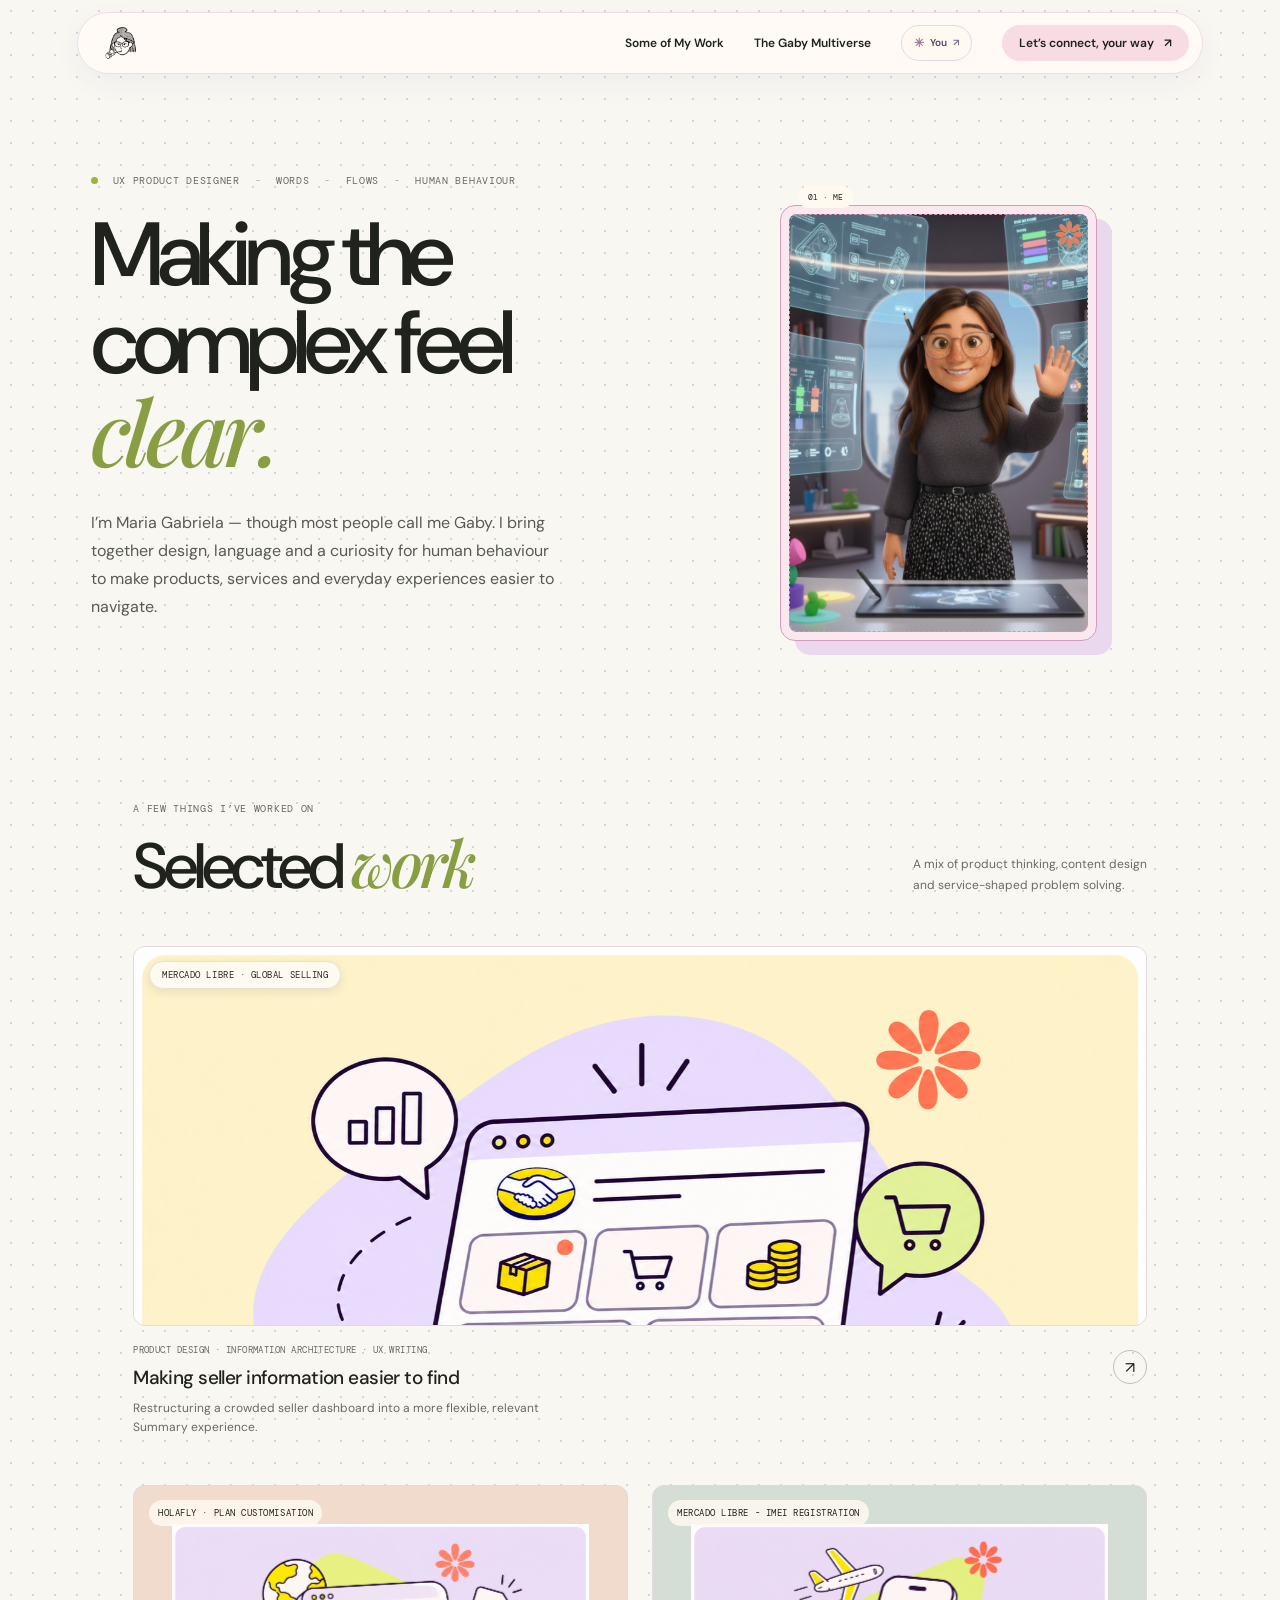
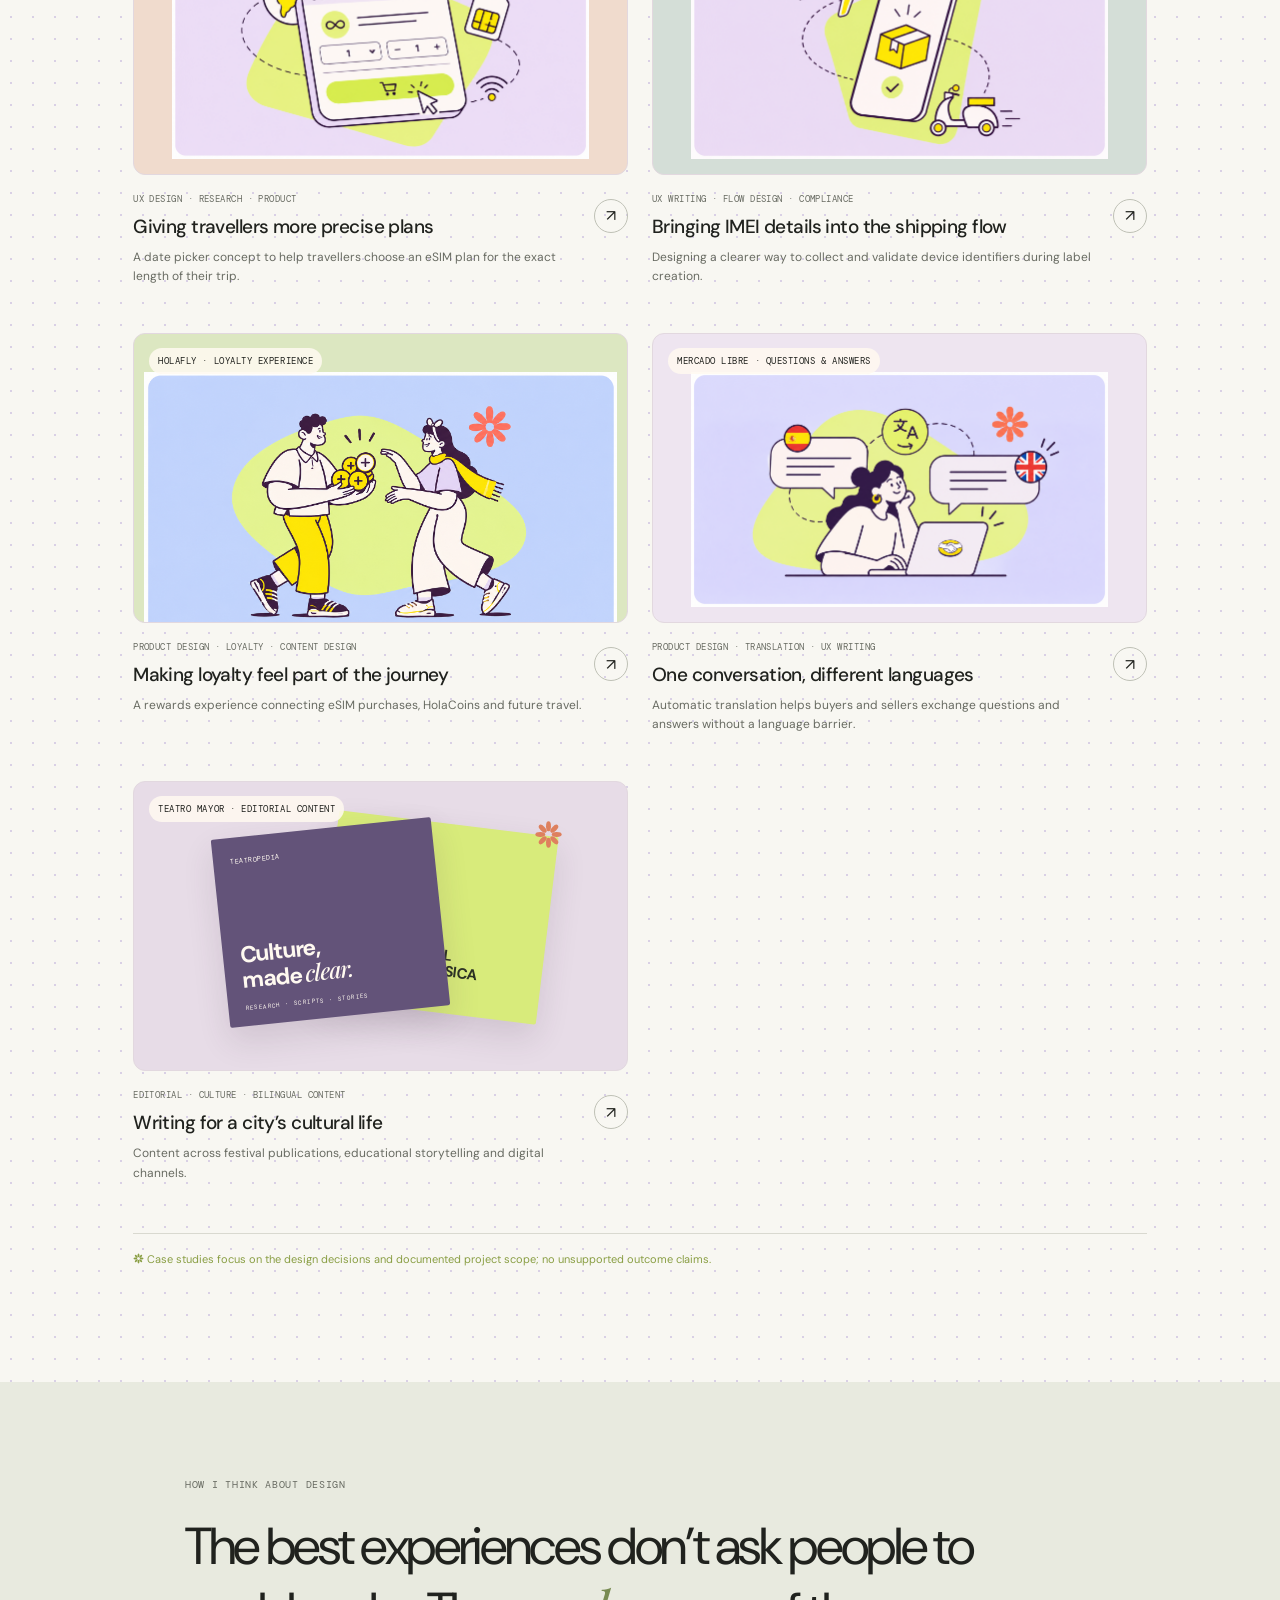
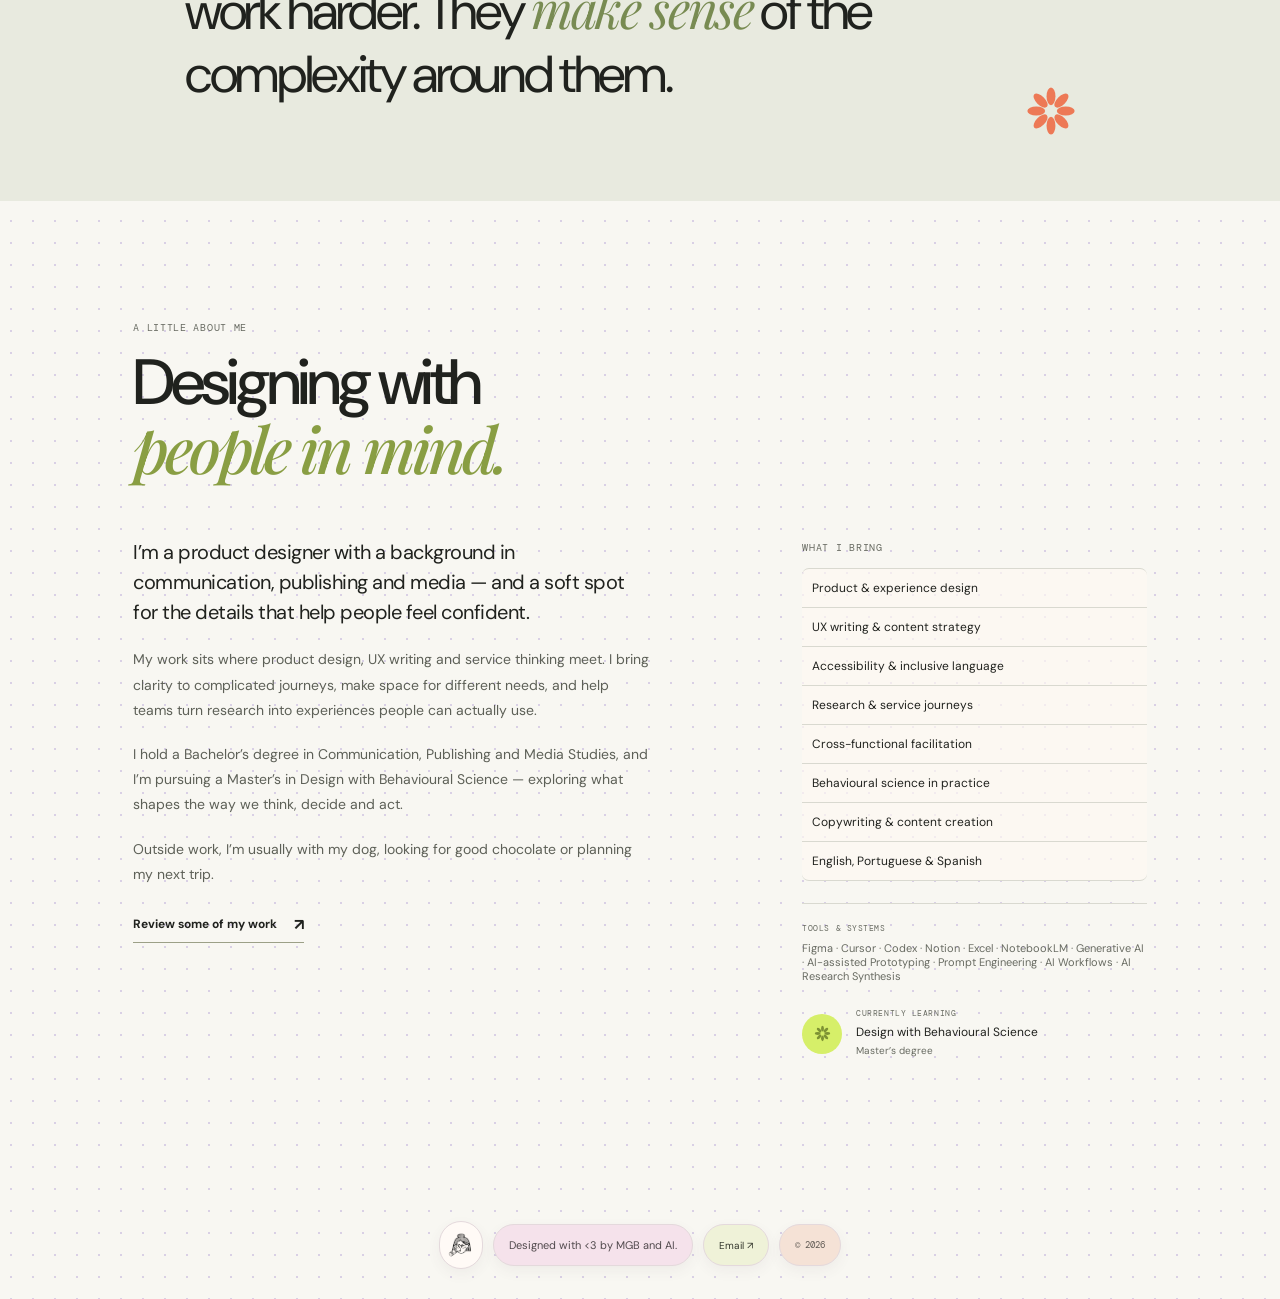
<file: index.html>
<!doctype html>
<html lang="en">
<head>
  <meta charset="utf-8">
  <meta name="viewport" content="width=device-width, initial-scale=1">
  <meta name="theme-color" content="#f5f4ef">
  <meta name="description" content="A portfolio exploring thoughtful products, services and experiences through design, language and human behaviour.">
  <title>Maria Gabriela Bonilla Amador — Product Designer</title>
  <link rel="preconnect" href="https://fonts.googleapis.com">
  <link rel="preconnect" href="https://fonts.gstatic.com" crossorigin>
  <link href="https://fonts.googleapis.com/css2?family=DM+Mono:wght@400;500&family=DM+Sans:wght@400;500;600;700&family=Playfair+Display:ital,wght@0,500;0,600;1,500;1,600&display=swap" rel="stylesheet">
  <link rel="stylesheet" href="styles.css">
  <link rel="stylesheet" href="portfolio-overrides.css">
  <link rel="stylesheet" href="case-studies.css">
  <link rel="stylesheet" href="editorial.css">
  <link rel="stylesheet" href="visitor.css">
</head>
<body class="portfolio-page">
  <a class="skip-link" href="#main">Skip to content</a>
  <header class="site-header">
    <a class="wordmark wordmark-image" href="#top" aria-label="Portfolio home"><img src="assets/photo-notion.png" alt=""></a>
    <nav aria-label="Main navigation">
      <a href="#work">Some of My Work</a><a href="cv.html">The Gaby Multiverse</a>
      <button class="visitor-name-control" id="visitor-name-control" type="button" aria-haspopup="dialog" aria-controls="visitor-name-dialog" aria-label="Change your cursor name, currently You"><span aria-hidden="true">✳</span><span id="visitor-name-nav">You</span><span class="visitor-edit-icon" aria-hidden="true">↗</span></button>
      <button class="nav-contact" type="button">Let’s connect, your way <span aria-hidden="true">↗</span></button>
    </nav>
  </header>

  <main id="main">
    <section class="hero" id="top" aria-labelledby="hero-title">
      <div class="hero-copy">
        <p class="eyebrow"><span class="status-dot"></span> UX product designer <span class="eyebrow-sep">-</span> Words <span class="eyebrow-sep">-</span> Flows <span class="eyebrow-sep">-</span> Human behaviour</p>
        <h1 id="hero-title">Making the<br>complex feel <em>clear.</em></h1>
        <p class="hero-intro">I’m Maria Gabriela — though most people call me Gaby. I bring together design, language and a curiosity for human behaviour to make products, services and everyday experiences easier to navigate.</p>
      </div>
      <div class="hero-art" role="button" aria-label="Reveal floating words across Gaby’s portrait" tabindex="0">
        <div class="portrait-frame"><img src="assets/profile.png" alt="Gaby, illustrated in her design workspace"><span class="portrait-word-layer" aria-hidden="true"></span><span class="portrait-index">01 · ME</span></div>
        <span class="portrait-spark"><svg class="flower-mark" viewBox="0 0 24 24" aria-hidden="true" focusable="false"><ellipse cx="12" cy="5.2" rx="2.05" ry="4.1"/><ellipse cx="12" cy="5.2" rx="2.05" ry="4.1" transform="rotate(45 12 12)"/><ellipse cx="12" cy="5.2" rx="2.05" ry="4.1" transform="rotate(90 12 12)"/><ellipse cx="12" cy="5.2" rx="2.05" ry="4.1" transform="rotate(135 12 12)"/><ellipse cx="12" cy="5.2" rx="2.05" ry="4.1" transform="rotate(180 12 12)"/><ellipse cx="12" cy="5.2" rx="2.05" ry="4.1" transform="rotate(225 12 12)"/><ellipse cx="12" cy="5.2" rx="2.05" ry="4.1" transform="rotate(270 12 12)"/><ellipse cx="12" cy="5.2" rx="2.05" ry="4.1" transform="rotate(315 12 12)"/></svg></span>
      </div>
    </section>

    <section class="work section-wrap" id="work" aria-labelledby="work-title">
      <div class="section-heading"><div><p class="eyebrow">A few things I’ve worked on</p><h2 id="work-title">Selected <em>work</em></h2></div><p class="section-note">A mix of product thinking, content design<br>and service-shaped problem solving.</p></div>
      <div class="project-grid">
        <div class="project-featured-wrap">
<a class="project-visual-link" href="summary.html" aria-label="Read the Summary in Global Selling case study"><div class="project-visual visual-meli"><span class="visual-label visual-label-meli">MERCADO LIBRE · GLOBAL SELLING</span><div class="summary-image-scroll" role="region" tabindex="0" aria-label="Scrollable preview of the Mercado Libre Summary dashboard"><img src="assets/previous-work/summary-new.png" alt="Illustration of a Mercado Libre seller dashboard and shipping summary" draggable="false"></div></div></a>
          <a class="project-card project-featured" href="summary.html" aria-label="Read the Summary in Global Selling case study">
            <div class="project-meta"><div><p class="project-type">PRODUCT DESIGN · INFORMATION ARCHITECTURE · UX WRITING</p><h3>Making seller information easier to find</h3></div><span class="arrow-circle" aria-hidden="true">↗</span></div>
            <p class="project-summary">Restructuring a crowded seller dashboard into a more flexible, relevant Summary experience.</p>
          </a>
        </div>
        <a class="project-card" href="date-picker.html" aria-label="Read the Holafly date picker case study">
          <div class="project-visual visual-2 project-image"><span class="visual-label">HOLAFLY · PLAN CUSTOMISATION</span><img src="assets/previous-work/date-picker-new.png" alt="Holafly date picker concept with flexible trip length selection"></div>
          <div class="project-meta"><div><p class="project-type">UX DESIGN · RESEARCH · PRODUCT</p><h3>Giving travellers more precise plans</h3></div><span class="arrow-circle" aria-hidden="true">↗</span></div>
          <p class="project-summary">A date picker concept to help travellers choose an eSIM plan for the exact length of their trip.</p>
        </a>
        <a class="project-card" href="imei-registration.html" aria-label="Read the IMEI registration case study">
          <div class="project-visual visual-3 project-image"><span class="visual-label">MERCADO LIBRE - IMEI REGISTRATION</span><img src="assets/previous-work/envios-en-movimiento-ux-writing.png" alt="Illustration of a Mercado Libre shipment moving by plane and scooter"></div>
          <div class="project-meta"><div><p class="project-type">UX WRITING · FLOW DESIGN · COMPLIANCE</p><h3>Bringing IMEI details into the shipping flow</h3></div><span class="arrow-circle" aria-hidden="true">↗</span></div>
          <p class="project-summary">Designing a clearer way to collect and validate device identifiers during label creation.</p>
        </a>
        <a class="project-card" href="travel-club.html" aria-label="Read the Holafly Travel Club case study">
<div class="project-visual visual-4 project-image"><span class="visual-label">HOLAFLY · LOYALTY EXPERIENCE</span><img src="assets/previous-work/loyalty-program-new.png" alt="Holafly Travel Club loyalty experience"></div>
          <div class="project-meta"><div><p class="project-type">PRODUCT DESIGN · LOYALTY · CONTENT DESIGN</p><h3>Making loyalty feel part of the journey</h3></div><span class="arrow-circle" aria-hidden="true">↗</span></div>
          <p class="project-summary">A rewards experience connecting eSIM purchases, HolaCoins and future travel.</p>
        </a>
        <a class="project-card" href="questions.html" aria-label="Read the Mercado Libre Questions and Answers case study"><div class="project-visual visual-5 project-image"><span class="visual-label">MERCADO LIBRE · QUESTIONS &amp; ANSWERS</span><img src="assets/previous-work/questions-new.png" alt="Illustration of a multilingual Mercado Libre conversation"></div><div class="project-meta"><div><p class="project-type">PRODUCT DESIGN · TRANSLATION · UX WRITING</p><h3>One conversation, different languages</h3></div><span class="arrow-circle" aria-hidden="true">↗</span></div><p class="project-summary">Automatic translation helps buyers and sellers exchange questions and answers without a language barrier.</p></a>
        <a class="project-card" href="teatro-mayor.html" aria-label="Read the Teatro Mayor editorial and publications case study">
          <div class="project-visual visual-editorial project-image"><span class="visual-label">TEATRO MAYOR · EDITORIAL CONTENT</span><div class="editorial-stack"><div class="editorial-page page-back"><span>V BOGOTÁ</span><b>FESTIVAL<br>INTERNACIONAL<br>DE MÚSICA CLÁSICA</b><small>BOGOTÁ · 2021</small></div><div class="editorial-page page-front"><span>TEATROPEDIA</span><strong>Culture,<br>made <em>clear.</em></strong><small>RESEARCH · SCRIPTS · STORIES</small></div></div><span class="editorial-spark"><svg class="flower-mark" viewBox="0 0 24 24" aria-hidden="true" focusable="false"><ellipse cx="12" cy="5.2" rx="2.05" ry="4.1"/><ellipse cx="12" cy="5.2" rx="2.05" ry="4.1" transform="rotate(45 12 12)"/><ellipse cx="12" cy="5.2" rx="2.05" ry="4.1" transform="rotate(90 12 12)"/><ellipse cx="12" cy="5.2" rx="2.05" ry="4.1" transform="rotate(135 12 12)"/><ellipse cx="12" cy="5.2" rx="2.05" ry="4.1" transform="rotate(180 12 12)"/><ellipse cx="12" cy="5.2" rx="2.05" ry="4.1" transform="rotate(225 12 12)"/><ellipse cx="12" cy="5.2" rx="2.05" ry="4.1" transform="rotate(270 12 12)"/><ellipse cx="12" cy="5.2" rx="2.05" ry="4.1" transform="rotate(315 12 12)"/></svg></span></div>
          <div class="project-meta"><div><p class="project-type">EDITORIAL · CULTURE · BILINGUAL CONTENT</p><h3>Writing for a city’s cultural life</h3></div><span class="arrow-circle" aria-hidden="true">↗</span></div>
          <p class="project-summary">Content across festival publications, educational storytelling and digital channels.</p>
        </a>
      </div>
      <p class="work-footnote"><span><svg class="flower-mark" viewBox="0 0 24 24" aria-hidden="true" focusable="false"><ellipse cx="12" cy="5.2" rx="2.05" ry="4.1"/><ellipse cx="12" cy="5.2" rx="2.05" ry="4.1" transform="rotate(45 12 12)"/><ellipse cx="12" cy="5.2" rx="2.05" ry="4.1" transform="rotate(90 12 12)"/><ellipse cx="12" cy="5.2" rx="2.05" ry="4.1" transform="rotate(135 12 12)"/><ellipse cx="12" cy="5.2" rx="2.05" ry="4.1" transform="rotate(180 12 12)"/><ellipse cx="12" cy="5.2" rx="2.05" ry="4.1" transform="rotate(225 12 12)"/><ellipse cx="12" cy="5.2" rx="2.05" ry="4.1" transform="rotate(270 12 12)"/><ellipse cx="12" cy="5.2" rx="2.05" ry="4.1" transform="rotate(315 12 12)"/></svg> Case studies focus on the design decisions and documented project scope; no unsupported outcome claims.</p>
    </section>

    <section class="manifesto" aria-label="Design approach"><div class="manifesto-inner"><p class="eyebrow">How I think about design</p><p class="manifesto-quote">The best experiences don’t ask people to work harder. They <em>make sense</em> of the complexity around them.</p><div class="manifesto-mark"><svg class="flower-mark" viewBox="0 0 24 24" aria-hidden="true" focusable="false"><ellipse cx="12" cy="5.2" rx="2.05" ry="4.1"/><ellipse cx="12" cy="5.2" rx="2.05" ry="4.1" transform="rotate(45 12 12)"/><ellipse cx="12" cy="5.2" rx="2.05" ry="4.1" transform="rotate(90 12 12)"/><ellipse cx="12" cy="5.2" rx="2.05" ry="4.1" transform="rotate(135 12 12)"/><ellipse cx="12" cy="5.2" rx="2.05" ry="4.1" transform="rotate(180 12 12)"/><ellipse cx="12" cy="5.2" rx="2.05" ry="4.1" transform="rotate(225 12 12)"/><ellipse cx="12" cy="5.2" rx="2.05" ry="4.1" transform="rotate(270 12 12)"/><ellipse cx="12" cy="5.2" rx="2.05" ry="4.1" transform="rotate(315 12 12)"/></svg></div></div></section>

    <section class="about section-wrap" id="about" aria-labelledby="about-title">
      <div class="about-top"><p class="eyebrow">A little about me</p><h2 id="about-title">Designing with<br><em>people in mind.</em></h2></div>
      <div class="about-content"><div class="about-copy"><p class="about-lead">I’m a product designer with a background in communication, publishing and media — and a soft spot for the details that help people feel confident.</p><p>My work sits where product design, UX writing and service thinking meet. I bring clarity to complicated journeys, make space for different needs, and help teams turn research into experiences people can actually use.</p><p>I hold a Bachelor’s degree in Communication, Publishing and Media Studies, and I’m pursuing a Master’s in Design with Behavioural Science — exploring what shapes the way we think, decide and act.</p><p>Outside work, I’m usually with my dog, looking for good chocolate or planning my next trip.</p><a class="text-link" href="#work">Review some of my work <span aria-hidden="true">↗</span></a></div><div class="about-aside"><p class="eyebrow">What I bring</p><ul><li>Product &amp; experience design</li><li>UX writing &amp; content strategy</li><li>Accessibility &amp; inclusive language</li><li>Research &amp; service journeys</li><li>Cross-functional facilitation</li><li>Behavioural science in practice</li><li>Copywriting &amp; content creation</li><li>English, Portuguese &amp; Spanish</li></ul><div class="toolkit"><span class="eyebrow">Tools &amp; systems</span><p>Figma · Cursor · Codex · Notion · Excel · NotebookLM · Generative AI · AI-assisted Prototyping · Prompt Engineering · AI Workflows · AI Research Synthesis</p></div><div class="education-note"><span class="education-icon"><svg class="flower-mark" viewBox="0 0 24 24" aria-hidden="true" focusable="false"><ellipse cx="12" cy="5.2" rx="2.05" ry="4.1"/><ellipse cx="12" cy="5.2" rx="2.05" ry="4.1" transform="rotate(45 12 12)"/><ellipse cx="12" cy="5.2" rx="2.05" ry="4.1" transform="rotate(90 12 12)"/><ellipse cx="12" cy="5.2" rx="2.05" ry="4.1" transform="rotate(135 12 12)"/><ellipse cx="12" cy="5.2" rx="2.05" ry="4.1" transform="rotate(180 12 12)"/><ellipse cx="12" cy="5.2" rx="2.05" ry="4.1" transform="rotate(225 12 12)"/><ellipse cx="12" cy="5.2" rx="2.05" ry="4.1" transform="rotate(270 12 12)"/><ellipse cx="12" cy="5.2" rx="2.05" ry="4.1" transform="rotate(315 12 12)"/></svg></span><div class="education-copy"><span class="eyebrow">Currently learning</span><p>Design with Behavioural Science<br><small>Master’s degree</small></p></div></div></div></div>
    </section>

  </main>
  <footer class="site-footer"><a class="wordmark wordmark-image" href="#top" aria-label="Gaby Bonilla home"><img src="assets/photo-notion.png" alt=""></a><p>Designed with &lt;3 by MGB and AI.</p><div class="footer-links"><a href="mailto:gabonilla1594@gmail.com">Email ↗</a></div><span class="copyright">© 2026</span></footer>
  <dialog class="visitor-name-dialog" id="visitor-name-dialog" aria-labelledby="visitor-name-title">
    <button class="visitor-dialog-close" type="button" aria-label="Close name settings">×</button>
    <p class="eyebrow">Make this space yours</p><h2 id="visitor-name-title">What should your cursor say?</h2>
    <form id="visitor-name-form">
      <label for="visitor-name-input">Name or nickname</label>
      <input id="visitor-name-input" name="visitorName" type="text" maxlength="24" autocomplete="nickname" placeholder="You">
      <p class="visitor-name-note" id="visitor-name-note">This name is saved only in this browser. Other visitors won’t see it.</p>
      <div class="visitor-dialog-actions"><button class="visitor-reset" id="visitor-name-reset" type="button">Use “You”</button><button class="visitor-save" type="submit">Save name <span aria-hidden="true">↗</span></button></div>
    </form>
  </dialog>
  <div class="visitor-cursor-trail" id="visitor-cursor-trail" aria-hidden="true"></div>
  <div class="visitor-cursor" id="visitor-cursor" aria-hidden="true">
    <svg class="visitor-cursor-spark" viewBox="0 0 24 28" focusable="false"><path d="M3.5 2v20l5.2-5.1 3.6 8.1 3.3-1.5-3.5-7.9 7.7-.4L3.5 2Z"/></svg>
    <svg class="visitor-cursor-hand" viewBox="0 0 24 28" focusable="false" aria-hidden="true"><path d="M8.1 13.2V4.5a1.9 1.9 0 0 1 3.8 0v6.2a1.8 1.8 0 0 1 3 .9 1.8 1.8 0 0 1 2.8 1.2 1.8 1.8 0 0 1 2.8 1.5v3.1a7.3 7.3 0 0 1-7.3 7.3h-2.1a6.5 6.5 0 0 1-5.6-3.2l-3-5a1.8 1.8 0 0 1 3-1.9l2.6 3.1v-4.5Z"/></svg>
    <span class="visitor-cursor-label" id="visitor-cursor-label">You</span>
  </div>
  <script src="contact-hub.js" defer></script><script src="visitor-cursor.js" defer></script>
  <script src="portrait-notes.js" defer></script>
</body>
</html>
</file>
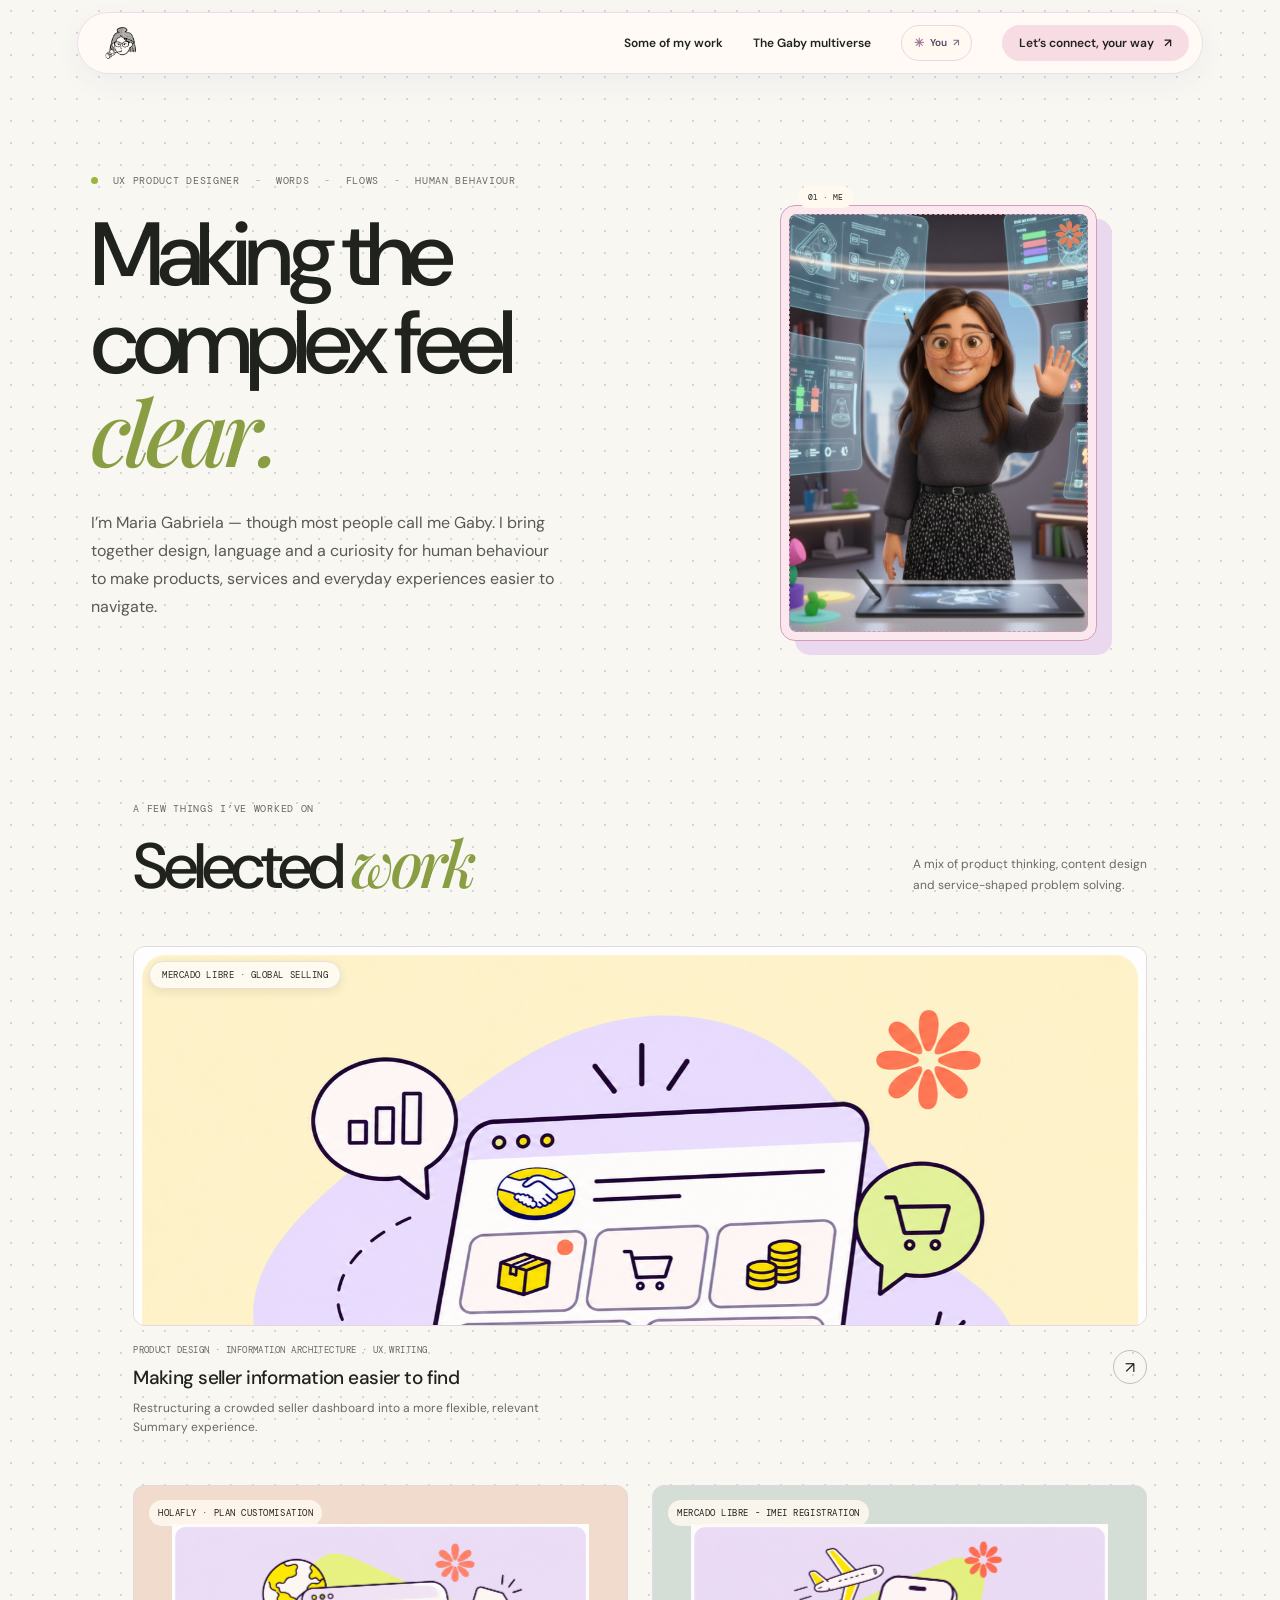
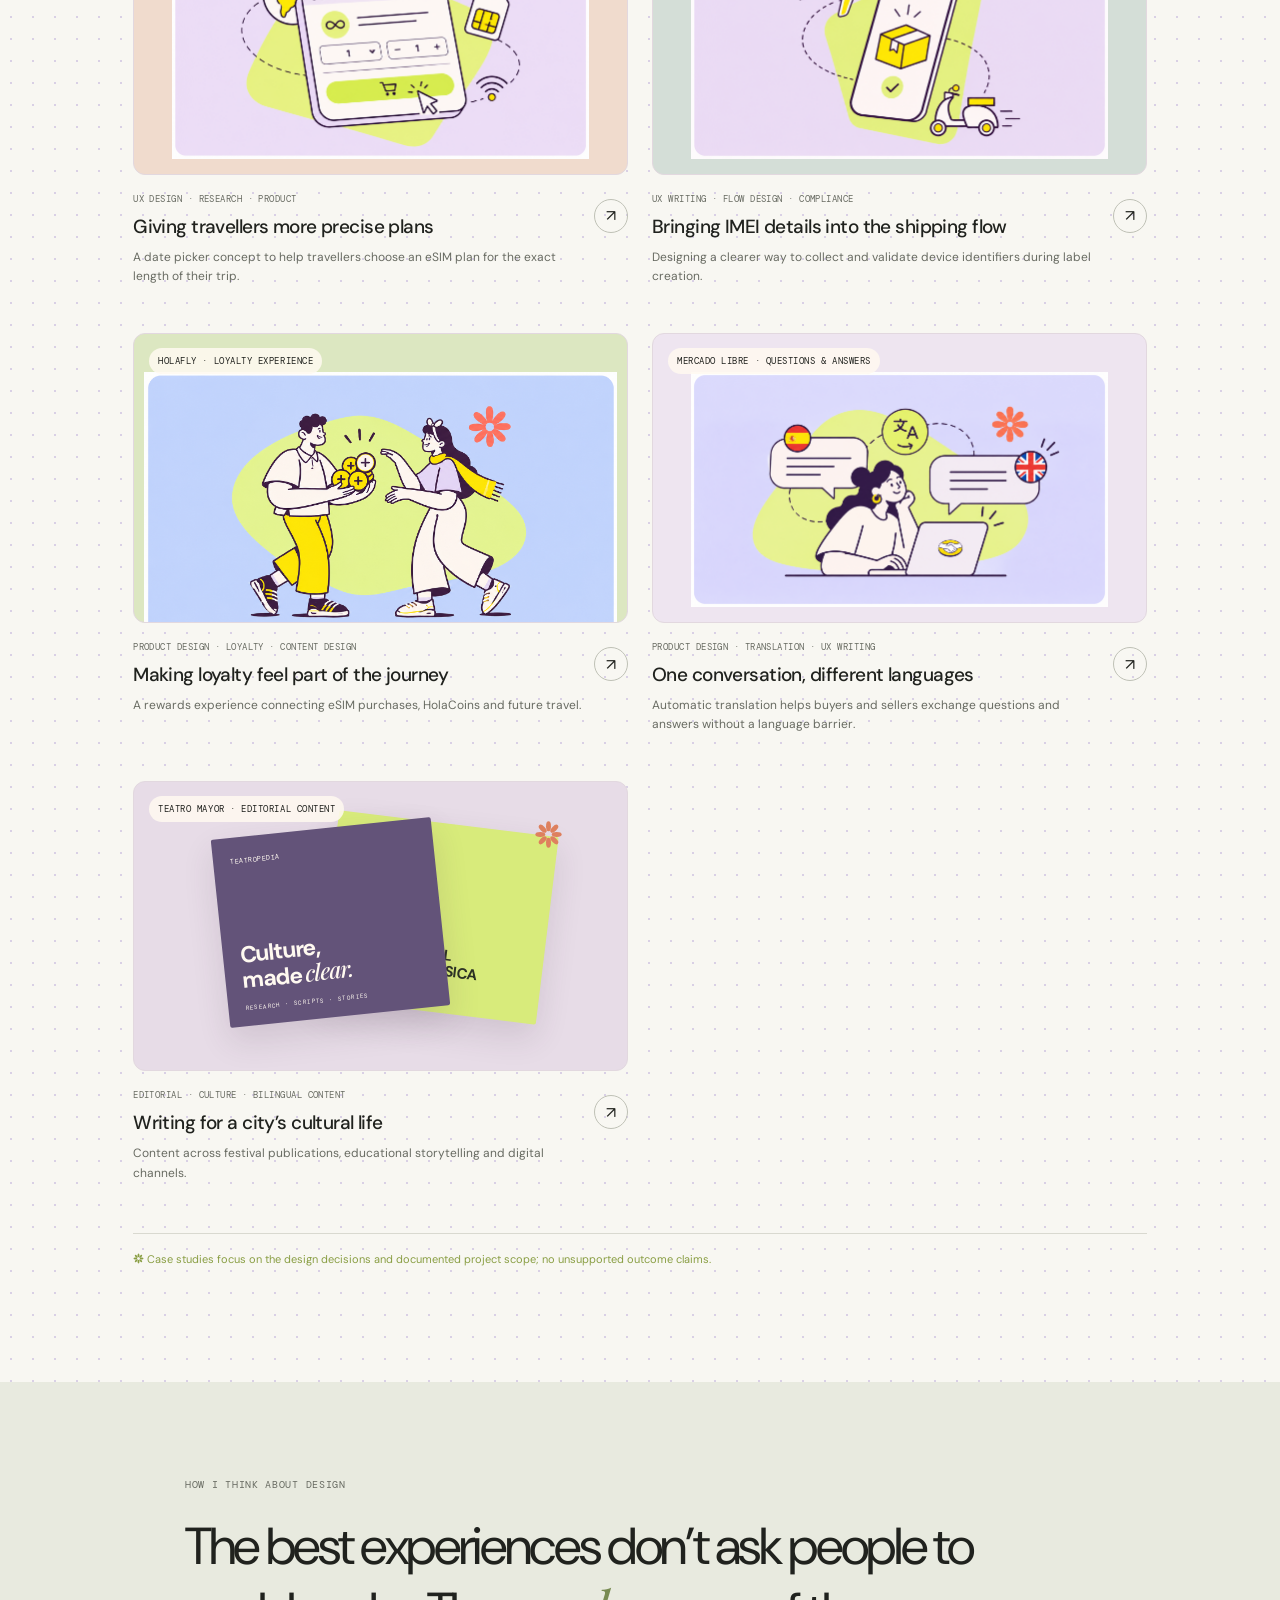
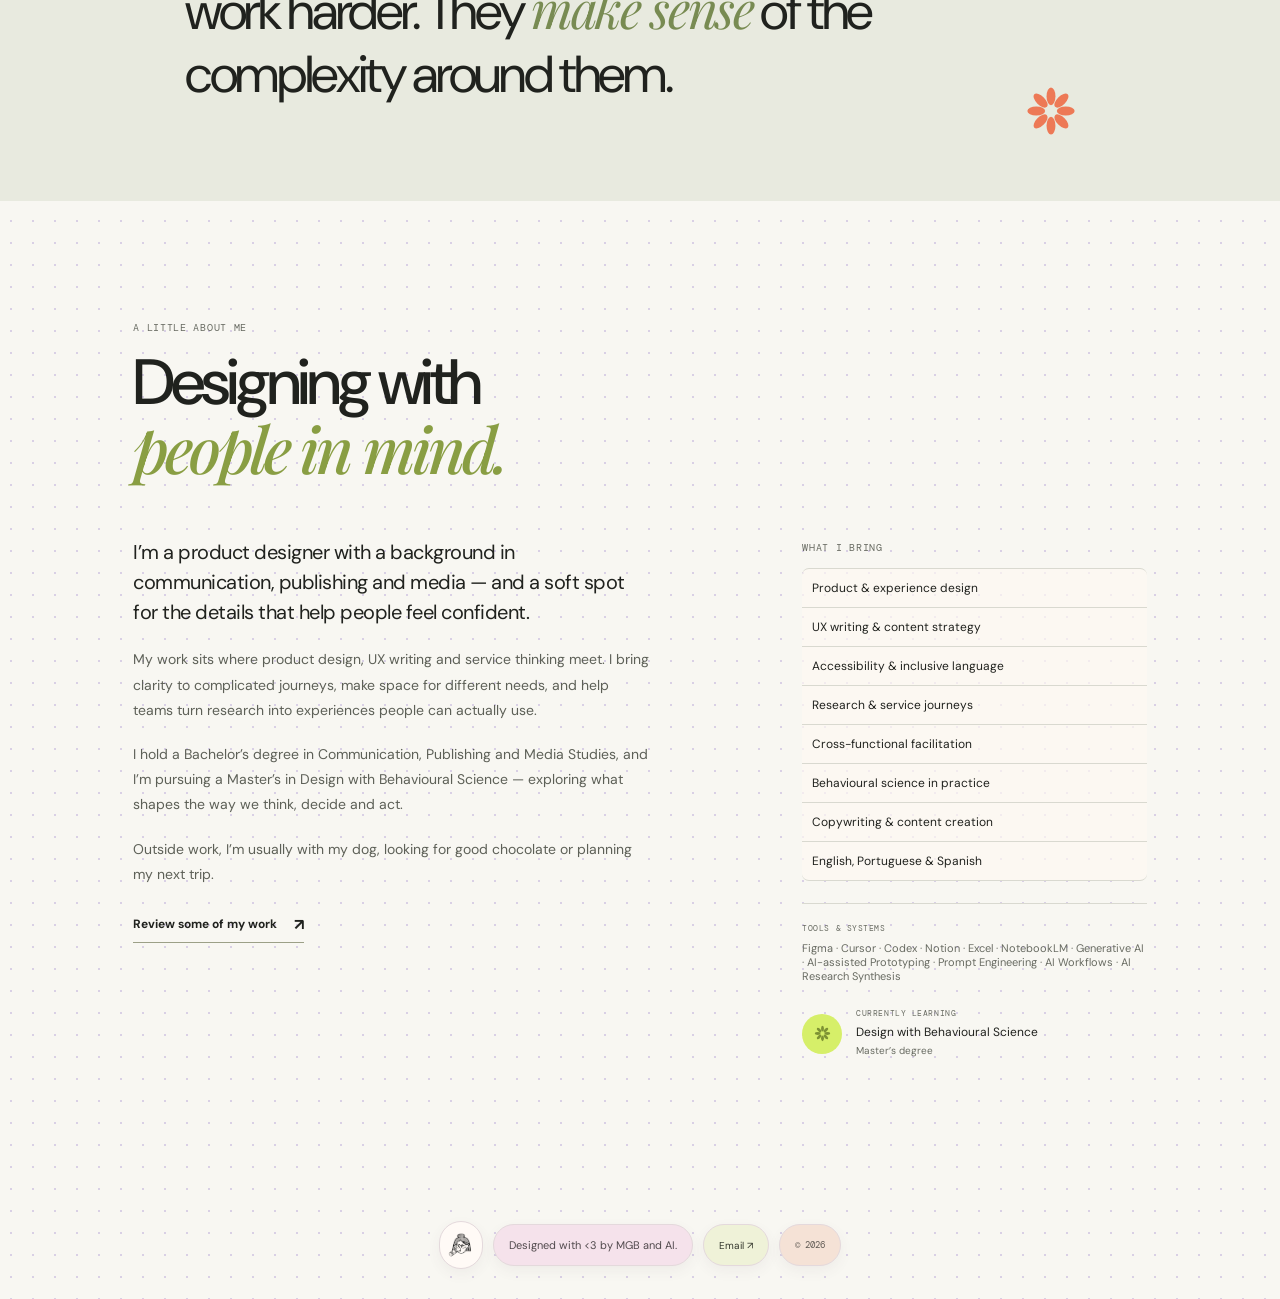
<file: arreglo2.html>
<!doctype html>
<html lang="en">
<head>
  <meta charset="utf-8">
  <meta name="viewport" content="width=device-width, initial-scale=1">
  <meta name="theme-color" content="#f5f4ef">
  <meta name="description" content="A portfolio exploring thoughtful products, services and experiences through design, language and human behaviour.">
  <title>Maria Gabriela Bonilla Amador — Product Designer</title>
  <link rel="preconnect" href="https://fonts.googleapis.com">
  <link rel="preconnect" href="https://fonts.gstatic.com" crossorigin>
  <link href="https://fonts.googleapis.com/css2?family=DM+Mono:wght@400;500&family=DM+Sans:wght@400;500;600;700&family=Playfair+Display:ital,wght@0,500;0,600;1,500;1,600&display=swap" rel="stylesheet">
  <link rel="stylesheet" href="styles.css">
  <link rel="stylesheet" href="portfolio-overrides.css">
  <link rel="stylesheet" href="case-studies.css">
  <link rel="stylesheet" href="editorial.css">
  <link rel="stylesheet" href="visitor.css">
</head>
<body class="portfolio-page">
  <a class="skip-link" href="#main">Skip to content</a>
  <header class="site-header">
    <a class="wordmark wordmark-image" href="#top" aria-label="Portfolio home"><img src="assets/photo-notion.png" alt=""></a>
    <nav aria-label="Main navigation">
      <a href="#work">Some of my work</a>
      
      <a href="cv.html">The Gaby multiverse</a>
      <button class="visitor-name-control" id="visitor-name-control" type="button" aria-haspopup="dialog" aria-controls="visitor-name-dialog" aria-label="Change your cursor name, currently You"><span aria-hidden="true">✳</span><span id="visitor-name-nav">You</span><span class="visitor-edit-icon" aria-hidden="true">↗</span></button>
      <button class="nav-contact" type="button">Let’s connect, your way <span aria-hidden="true">↗</span></button>
    </nav>
  </header>

  <main id="main">
    <section class="hero" id="top" aria-labelledby="hero-title">
      <div class="hero-copy">
        <p class="eyebrow"><span class="status-dot"></span> UX product designer <span class="eyebrow-sep">-</span> Words <span class="eyebrow-sep">-</span> Flows <span class="eyebrow-sep">-</span> Human behaviour</p>
        <h1 id="hero-title">Making the<br>complex feel <em>clear.</em></h1>
        <p class="hero-intro">I’m Maria Gabriela — though most people call me Gaby. I bring together design, language and a curiosity for human behaviour to make products, services and everyday experiences easier to navigate.</p>
      </div>
      <div class="hero-art" role="button" aria-label="Reveal floating words across Gaby’s portrait" tabindex="0">
        <div class="portrait-frame"><img src="assets/profile.png" alt="Gaby, illustrated in her design workspace"><span class="portrait-word-layer" aria-hidden="true"></span><span class="portrait-index">01 · ME</span></div>
        <span class="portrait-spark"><svg class="flower-mark" viewBox="0 0 24 24" aria-hidden="true" focusable="false"><ellipse cx="12" cy="5.2" rx="2.05" ry="4.1"/><ellipse cx="12" cy="5.2" rx="2.05" ry="4.1" transform="rotate(45 12 12)"/><ellipse cx="12" cy="5.2" rx="2.05" ry="4.1" transform="rotate(90 12 12)"/><ellipse cx="12" cy="5.2" rx="2.05" ry="4.1" transform="rotate(135 12 12)"/><ellipse cx="12" cy="5.2" rx="2.05" ry="4.1" transform="rotate(180 12 12)"/><ellipse cx="12" cy="5.2" rx="2.05" ry="4.1" transform="rotate(225 12 12)"/><ellipse cx="12" cy="5.2" rx="2.05" ry="4.1" transform="rotate(270 12 12)"/><ellipse cx="12" cy="5.2" rx="2.05" ry="4.1" transform="rotate(315 12 12)"/></svg></span>
      </div>
    </section>

    <section class="work section-wrap" id="work" aria-labelledby="work-title">
      <div class="section-heading"><div><p class="eyebrow">A few things I’ve worked on</p><h2 id="work-title">Selected <em>work</em></h2></div><p class="section-note">A mix of product thinking, content design<br>and service-shaped problem solving.</p></div>
      <div class="project-grid">
        <div class="project-featured-wrap">
<a class="project-visual-link" href="summary.html" aria-label="Read the Summary in Global Selling case study"><div class="project-visual visual-meli"><span class="visual-label visual-label-meli">MERCADO LIBRE · GLOBAL SELLING</span><div class="summary-image-scroll" role="region" tabindex="0" aria-label="Scrollable preview of the Mercado Libre Summary dashboard"><img src="assets/previous-work/summary-new.png" alt="Illustration of a Mercado Libre seller dashboard and shipping summary" draggable="false"></div></div></a>
          <a class="project-card project-featured" href="summary.html" aria-label="Read the Summary in Global Selling case study">
            <div class="project-meta"><div><p class="project-type">PRODUCT DESIGN · INFORMATION ARCHITECTURE · UX WRITING</p><h3>Making seller information easier to find</h3></div><span class="arrow-circle" aria-hidden="true">↗</span></div>
            <p class="project-summary">Restructuring a crowded seller dashboard into a more flexible, relevant Summary experience.</p>
          </a>
        </div>
        <a class="project-card" href="date-picker.html" aria-label="Read the Holafly date picker case study">
          <div class="project-visual visual-2 project-image"><span class="visual-label">HOLAFLY · PLAN CUSTOMISATION</span><img src="assets/previous-work/date-picker-new.png" alt="Holafly date picker concept with flexible trip length selection"></div>
          <div class="project-meta"><div><p class="project-type">UX DESIGN · RESEARCH · PRODUCT</p><h3>Giving travellers more precise plans</h3></div><span class="arrow-circle" aria-hidden="true">↗</span></div>
          <p class="project-summary">A date picker concept to help travellers choose an eSIM plan for the exact length of their trip.</p>
        </a>
        <a class="project-card" href="imei-registration.html" aria-label="Read the IMEI registration case study">
          <div class="project-visual visual-3 project-image"><span class="visual-label">MERCADO LIBRE - IMEI REGISTRATION</span><img src="assets/previous-work/envios-en-movimiento-ux-writing.png" alt="Illustration of a Mercado Libre shipment moving by plane and scooter"></div>
          <div class="project-meta"><div><p class="project-type">UX WRITING · FLOW DESIGN · COMPLIANCE</p><h3>Bringing IMEI details into the shipping flow</h3></div><span class="arrow-circle" aria-hidden="true">↗</span></div>
          <p class="project-summary">Designing a clearer way to collect and validate device identifiers during label creation.</p>
        </a>
        <a class="project-card" href="travel-club.html" aria-label="Read the Holafly Travel Club case study">
<div class="project-visual visual-4 project-image"><span class="visual-label">HOLAFLY · LOYALTY EXPERIENCE</span><img src="assets/previous-work/loyalty-program-new.png" alt="Holafly Travel Club loyalty experience"></div>
          <div class="project-meta"><div><p class="project-type">PRODUCT DESIGN · LOYALTY · CONTENT DESIGN</p><h3>Making loyalty feel part of the journey</h3></div><span class="arrow-circle" aria-hidden="true">↗</span></div>
          <p class="project-summary">A rewards experience connecting eSIM purchases, HolaCoins and future travel.</p>
        </a>
        <a class="project-card" href="questions.html" aria-label="Read the Mercado Libre Questions and Answers case study"><div class="project-visual visual-5 project-image"><span class="visual-label">MERCADO LIBRE · QUESTIONS &amp; ANSWERS</span><img src="assets/previous-work/questions-new.png" alt="Illustration of a multilingual Mercado Libre conversation"></div><div class="project-meta"><div><p class="project-type">PRODUCT DESIGN · TRANSLATION · UX WRITING</p><h3>One conversation, different languages</h3></div><span class="arrow-circle" aria-hidden="true">↗</span></div><p class="project-summary">Automatic translation helps buyers and sellers exchange questions and answers without a language barrier.</p></a>
        <a class="project-card" href="teatro-mayor.html" aria-label="Read the Teatro Mayor editorial and publications case study">
          <div class="project-visual visual-editorial project-image"><span class="visual-label">TEATRO MAYOR · EDITORIAL CONTENT</span><div class="editorial-stack"><div class="editorial-page page-back"><span>V BOGOTÁ</span><b>FESTIVAL<br>INTERNACIONAL<br>DE MÚSICA CLÁSICA</b><small>BOGOTÁ · 2021</small></div><div class="editorial-page page-front"><span>TEATROPEDIA</span><strong>Culture,<br>made <em>clear.</em></strong><small>RESEARCH · SCRIPTS · STORIES</small></div></div><span class="editorial-spark"><svg class="flower-mark" viewBox="0 0 24 24" aria-hidden="true" focusable="false"><ellipse cx="12" cy="5.2" rx="2.05" ry="4.1"/><ellipse cx="12" cy="5.2" rx="2.05" ry="4.1" transform="rotate(45 12 12)"/><ellipse cx="12" cy="5.2" rx="2.05" ry="4.1" transform="rotate(90 12 12)"/><ellipse cx="12" cy="5.2" rx="2.05" ry="4.1" transform="rotate(135 12 12)"/><ellipse cx="12" cy="5.2" rx="2.05" ry="4.1" transform="rotate(180 12 12)"/><ellipse cx="12" cy="5.2" rx="2.05" ry="4.1" transform="rotate(225 12 12)"/><ellipse cx="12" cy="5.2" rx="2.05" ry="4.1" transform="rotate(270 12 12)"/><ellipse cx="12" cy="5.2" rx="2.05" ry="4.1" transform="rotate(315 12 12)"/></svg></span></div>
          <div class="project-meta"><div><p class="project-type">EDITORIAL · CULTURE · BILINGUAL CONTENT</p><h3>Writing for a city’s cultural life</h3></div><span class="arrow-circle" aria-hidden="true">↗</span></div>
          <p class="project-summary">Content across festival publications, educational storytelling and digital channels.</p>
        </a>
      </div>
      <p class="work-footnote"><span><svg class="flower-mark" viewBox="0 0 24 24" aria-hidden="true" focusable="false"><ellipse cx="12" cy="5.2" rx="2.05" ry="4.1"/><ellipse cx="12" cy="5.2" rx="2.05" ry="4.1" transform="rotate(45 12 12)"/><ellipse cx="12" cy="5.2" rx="2.05" ry="4.1" transform="rotate(90 12 12)"/><ellipse cx="12" cy="5.2" rx="2.05" ry="4.1" transform="rotate(135 12 12)"/><ellipse cx="12" cy="5.2" rx="2.05" ry="4.1" transform="rotate(180 12 12)"/><ellipse cx="12" cy="5.2" rx="2.05" ry="4.1" transform="rotate(225 12 12)"/><ellipse cx="12" cy="5.2" rx="2.05" ry="4.1" transform="rotate(270 12 12)"/><ellipse cx="12" cy="5.2" rx="2.05" ry="4.1" transform="rotate(315 12 12)"/></svg> Case studies focus on the design decisions and documented project scope; no unsupported outcome claims.</p>
    </section>

    <section class="manifesto" aria-label="Design approach"><div class="manifesto-inner"><p class="eyebrow">How I think about design</p><p class="manifesto-quote">The best experiences don’t ask people to work harder. They <em>make sense</em> of the complexity around them.</p><div class="manifesto-mark"><svg class="flower-mark" viewBox="0 0 24 24" aria-hidden="true" focusable="false"><ellipse cx="12" cy="5.2" rx="2.05" ry="4.1"/><ellipse cx="12" cy="5.2" rx="2.05" ry="4.1" transform="rotate(45 12 12)"/><ellipse cx="12" cy="5.2" rx="2.05" ry="4.1" transform="rotate(90 12 12)"/><ellipse cx="12" cy="5.2" rx="2.05" ry="4.1" transform="rotate(135 12 12)"/><ellipse cx="12" cy="5.2" rx="2.05" ry="4.1" transform="rotate(180 12 12)"/><ellipse cx="12" cy="5.2" rx="2.05" ry="4.1" transform="rotate(225 12 12)"/><ellipse cx="12" cy="5.2" rx="2.05" ry="4.1" transform="rotate(270 12 12)"/><ellipse cx="12" cy="5.2" rx="2.05" ry="4.1" transform="rotate(315 12 12)"/></svg></div></div></section>

    <section class="about section-wrap" id="about" aria-labelledby="about-title">
      <div class="about-top"><p class="eyebrow">A little about me</p><h2 id="about-title">Designing with<br><em>people in mind.</em></h2></div>
      <div class="about-content"><div class="about-copy"><p class="about-lead">I’m a product designer with a background in communication, publishing and media — and a soft spot for the details that help people feel confident.</p><p>My work sits where product design, UX writing and service thinking meet. I bring clarity to complicated journeys, make space for different needs, and help teams turn research into experiences people can actually use.</p><p>I hold a Bachelor’s degree in Communication, Publishing and Media Studies, and I’m pursuing a Master’s in Design with Behavioural Science — exploring what shapes the way we think, decide and act.</p><p>Outside work, I’m usually with my dog, looking for good chocolate or planning my next trip.</p><a class="text-link" href="#work">Review some of my work <span aria-hidden="true">↗</span></a></div><div class="about-aside"><p class="eyebrow">What I bring</p><ul><li>Product &amp; experience design</li><li>UX writing &amp; content strategy</li><li>Accessibility &amp; inclusive language</li><li>Research &amp; service journeys</li><li>Cross-functional facilitation</li><li>Behavioural science in practice</li><li>Copywriting &amp; content creation</li><li>English, Portuguese &amp; Spanish</li></ul><div class="toolkit"><span class="eyebrow">Tools &amp; systems</span><p>Figma · Cursor · Codex · Notion · Excel · NotebookLM · Generative AI · AI-assisted Prototyping · Prompt Engineering · AI Workflows · AI Research Synthesis</p></div><div class="education-note"><span class="education-icon"><svg class="flower-mark" viewBox="0 0 24 24" aria-hidden="true" focusable="false"><ellipse cx="12" cy="5.2" rx="2.05" ry="4.1"/><ellipse cx="12" cy="5.2" rx="2.05" ry="4.1" transform="rotate(45 12 12)"/><ellipse cx="12" cy="5.2" rx="2.05" ry="4.1" transform="rotate(90 12 12)"/><ellipse cx="12" cy="5.2" rx="2.05" ry="4.1" transform="rotate(135 12 12)"/><ellipse cx="12" cy="5.2" rx="2.05" ry="4.1" transform="rotate(180 12 12)"/><ellipse cx="12" cy="5.2" rx="2.05" ry="4.1" transform="rotate(225 12 12)"/><ellipse cx="12" cy="5.2" rx="2.05" ry="4.1" transform="rotate(270 12 12)"/><ellipse cx="12" cy="5.2" rx="2.05" ry="4.1" transform="rotate(315 12 12)"/></svg></span><div class="education-copy"><span class="eyebrow">Currently learning</span><p>Design with Behavioural Science<br><small>Master’s degree</small></p></div></div></div></div>
    </section>

  </main>
  <footer class="site-footer"><a class="wordmark wordmark-image" href="#top" aria-label="Gaby Bonilla home"><img src="assets/photo-notion.png" alt=""></a><p>Designed with &lt;3 by MGB and AI.</p><div class="footer-links"><a href="mailto:gabonilla1594@gmail.com">Email ↗</a></div><span class="copyright">© 2026</span></footer>
  <dialog class="visitor-name-dialog" id="visitor-name-dialog" aria-labelledby="visitor-name-title">
    <button class="visitor-dialog-close" type="button" aria-label="Close name settings">×</button>
    <p class="eyebrow">Make this space yours</p><h2 id="visitor-name-title">What should your cursor say?</h2>
    <form id="visitor-name-form">
      <label for="visitor-name-input">Name or nickname</label>
      <input id="visitor-name-input" name="visitorName" type="text" maxlength="24" autocomplete="nickname" placeholder="You">
      <p class="visitor-name-note" id="visitor-name-note">This name is saved only in this browser. Other visitors won’t see it.</p>
      <div class="visitor-dialog-actions"><button class="visitor-reset" id="visitor-name-reset" type="button">Use “You”</button><button class="visitor-save" type="submit">Save name <span aria-hidden="true">↗</span></button></div>
    </form>
  </dialog>
  <div class="visitor-cursor-trail" id="visitor-cursor-trail" aria-hidden="true"></div>
  <div class="visitor-cursor" id="visitor-cursor" aria-hidden="true">
    <svg class="visitor-cursor-spark" viewBox="0 0 24 28" focusable="false"><path d="M3.5 2v20l5.2-5.1 3.6 8.1 3.3-1.5-3.5-7.9 7.7-.4L3.5 2Z"/></svg>
    <svg class="visitor-cursor-hand" viewBox="0 0 24 28" focusable="false" aria-hidden="true"><path d="M8.1 13.2V4.5a1.9 1.9 0 0 1 3.8 0v6.2a1.8 1.8 0 0 1 3 .9 1.8 1.8 0 0 1 2.8 1.2 1.8 1.8 0 0 1 2.8 1.5v3.1a7.3 7.3 0 0 1-7.3 7.3h-2.1a6.5 6.5 0 0 1-5.6-3.2l-3-5a1.8 1.8 0 0 1 3-1.9l2.6 3.1v-4.5Z"/></svg>
    <span class="visitor-cursor-label" id="visitor-cursor-label">You</span>
  </div>
  <script src="contact-hub.js" defer></script><script src="visitor-cursor.js" defer></script>
  <script src="portrait-notes.js" defer></script>
</body>
</html>
</file>
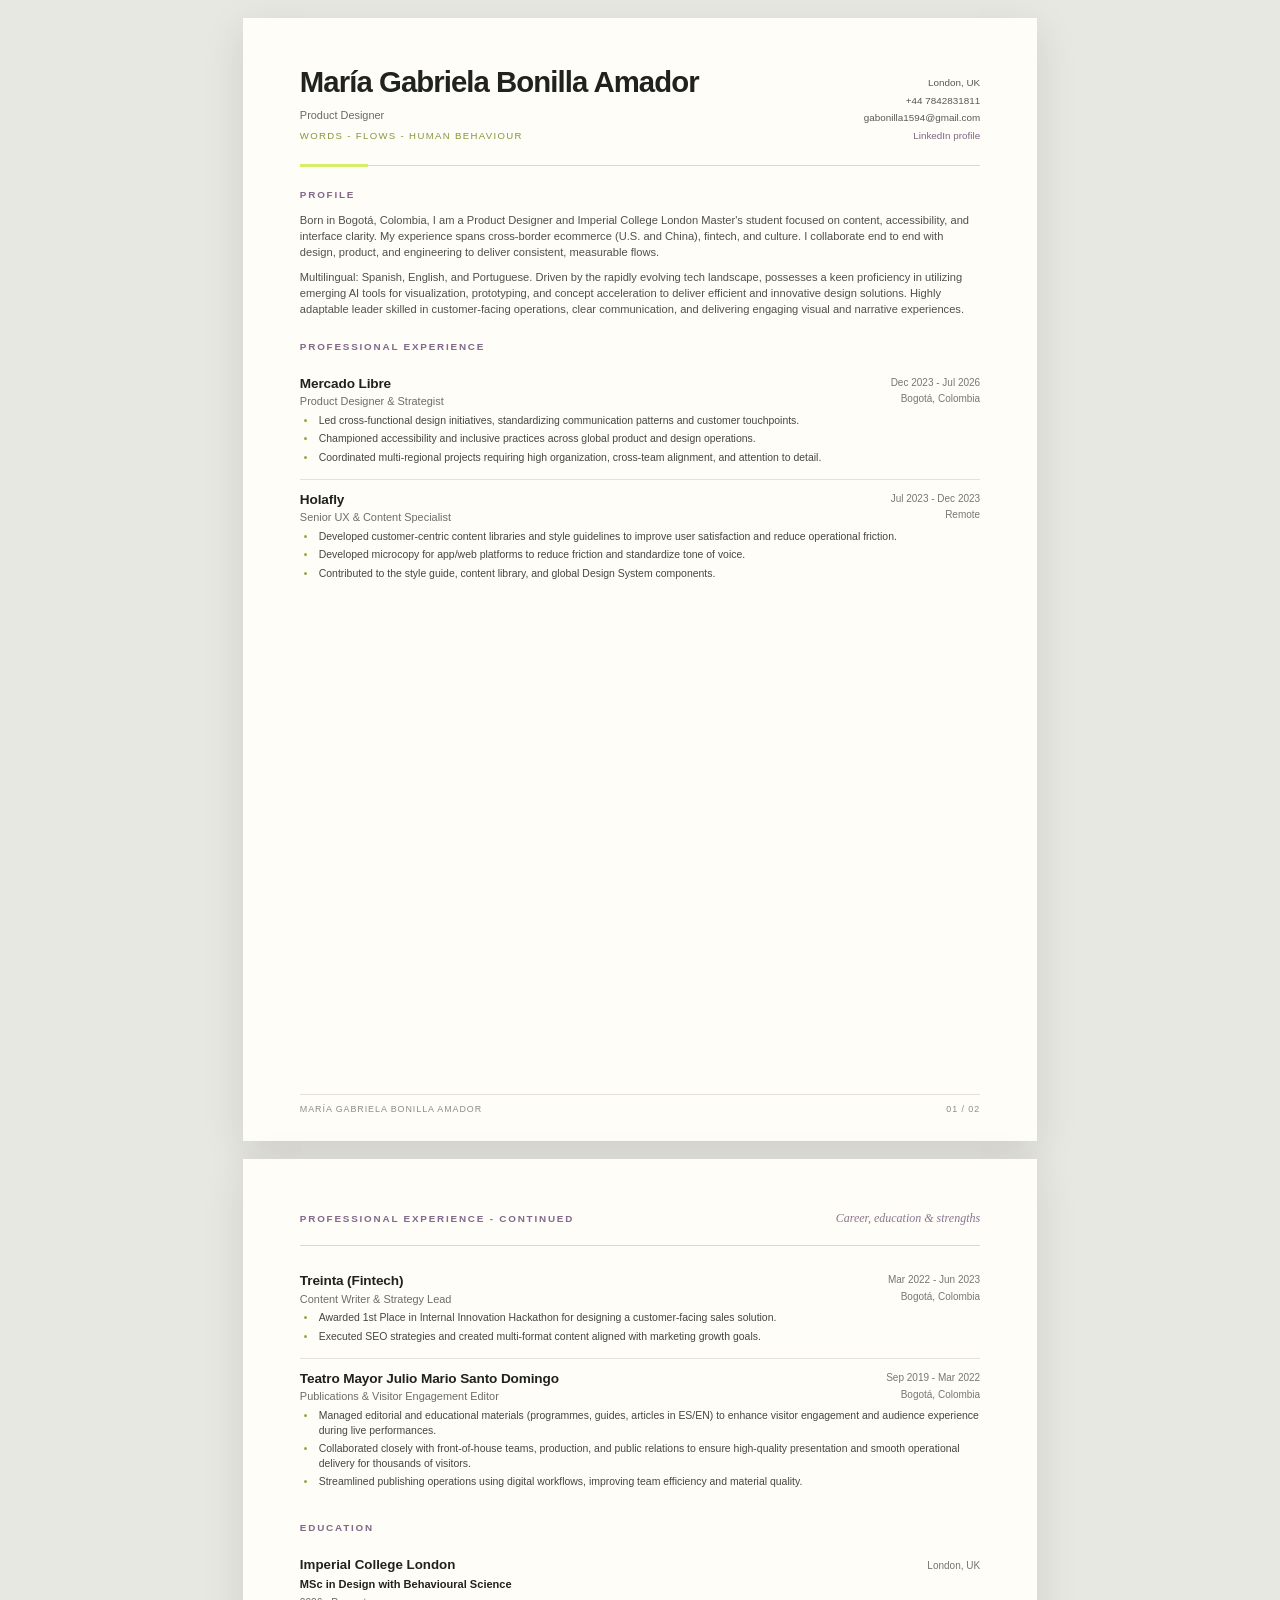
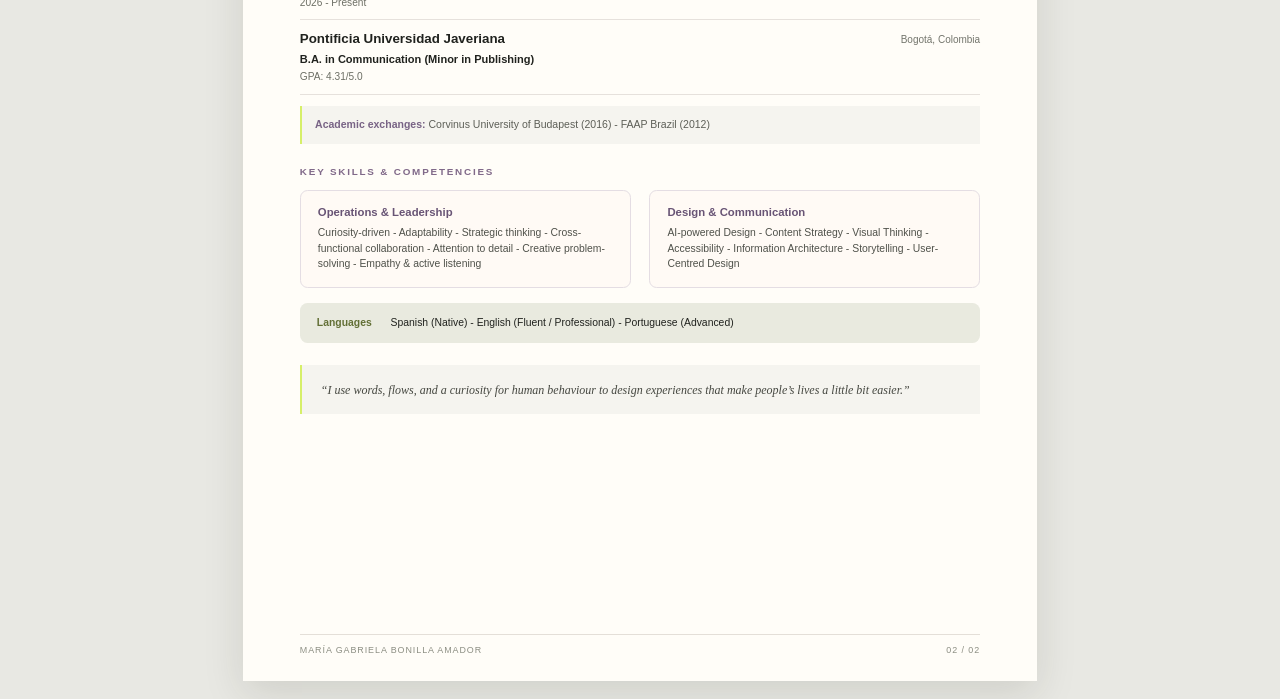
<file: cv-print.html>
<!doctype html>
<html lang="en">
<head>
  <meta charset="utf-8">
  <meta name="viewport" content="width=device-width, initial-scale=1">
  <title>Maria Gabriela Bonilla Amador - CV</title>
  <link rel="stylesheet" href="cv-print.css">
</head>
<body>
  <main class="cv-document" aria-label="Curriculum vitae">
    <section class="print-page page-one">
      <header class="print-header" id="print-header"></header>
      <section class="print-summary"><p class="print-kicker">PROFILE</p><div id="print-summary"></div></section>
      <section class="print-work"><p class="print-kicker">PROFESSIONAL EXPERIENCE</p><div id="print-recent"></div></section>
      <footer class="print-footer"><span>MARÍA GABRIELA BONILLA AMADOR</span><span>01 / 02</span></footer>
    </section>
    <section class="print-page page-two">
      <header class="print-continuation"><p class="print-kicker">PROFESSIONAL EXPERIENCE - CONTINUED</p><p>Career, education &amp; strengths</p></header>
      <div id="print-earlier"></div>
      <section class="print-education"><p class="print-kicker">EDUCATION</p><div id="print-education"></div><p class="print-exchanges" id="print-exchanges"></p></section>
      <section class="print-strengths"><p class="print-kicker">KEY SKILLS &amp; COMPETENCIES</p><div class="print-skills-grid" id="print-skills"></div><div class="print-languages"><strong>Languages</strong><span id="print-languages"></span></div></section>
      <blockquote class="print-quote" id="print-quote"></blockquote>
      <footer class="print-footer"><span>MARÍA GABRIELA BONILLA AMADOR</span><span>02 / 02</span></footer>
    </section>
  </main>
  <script src="cv-data.js"></script>
  <script src="cv-print.js"></script>
</body>
</html>
</file>
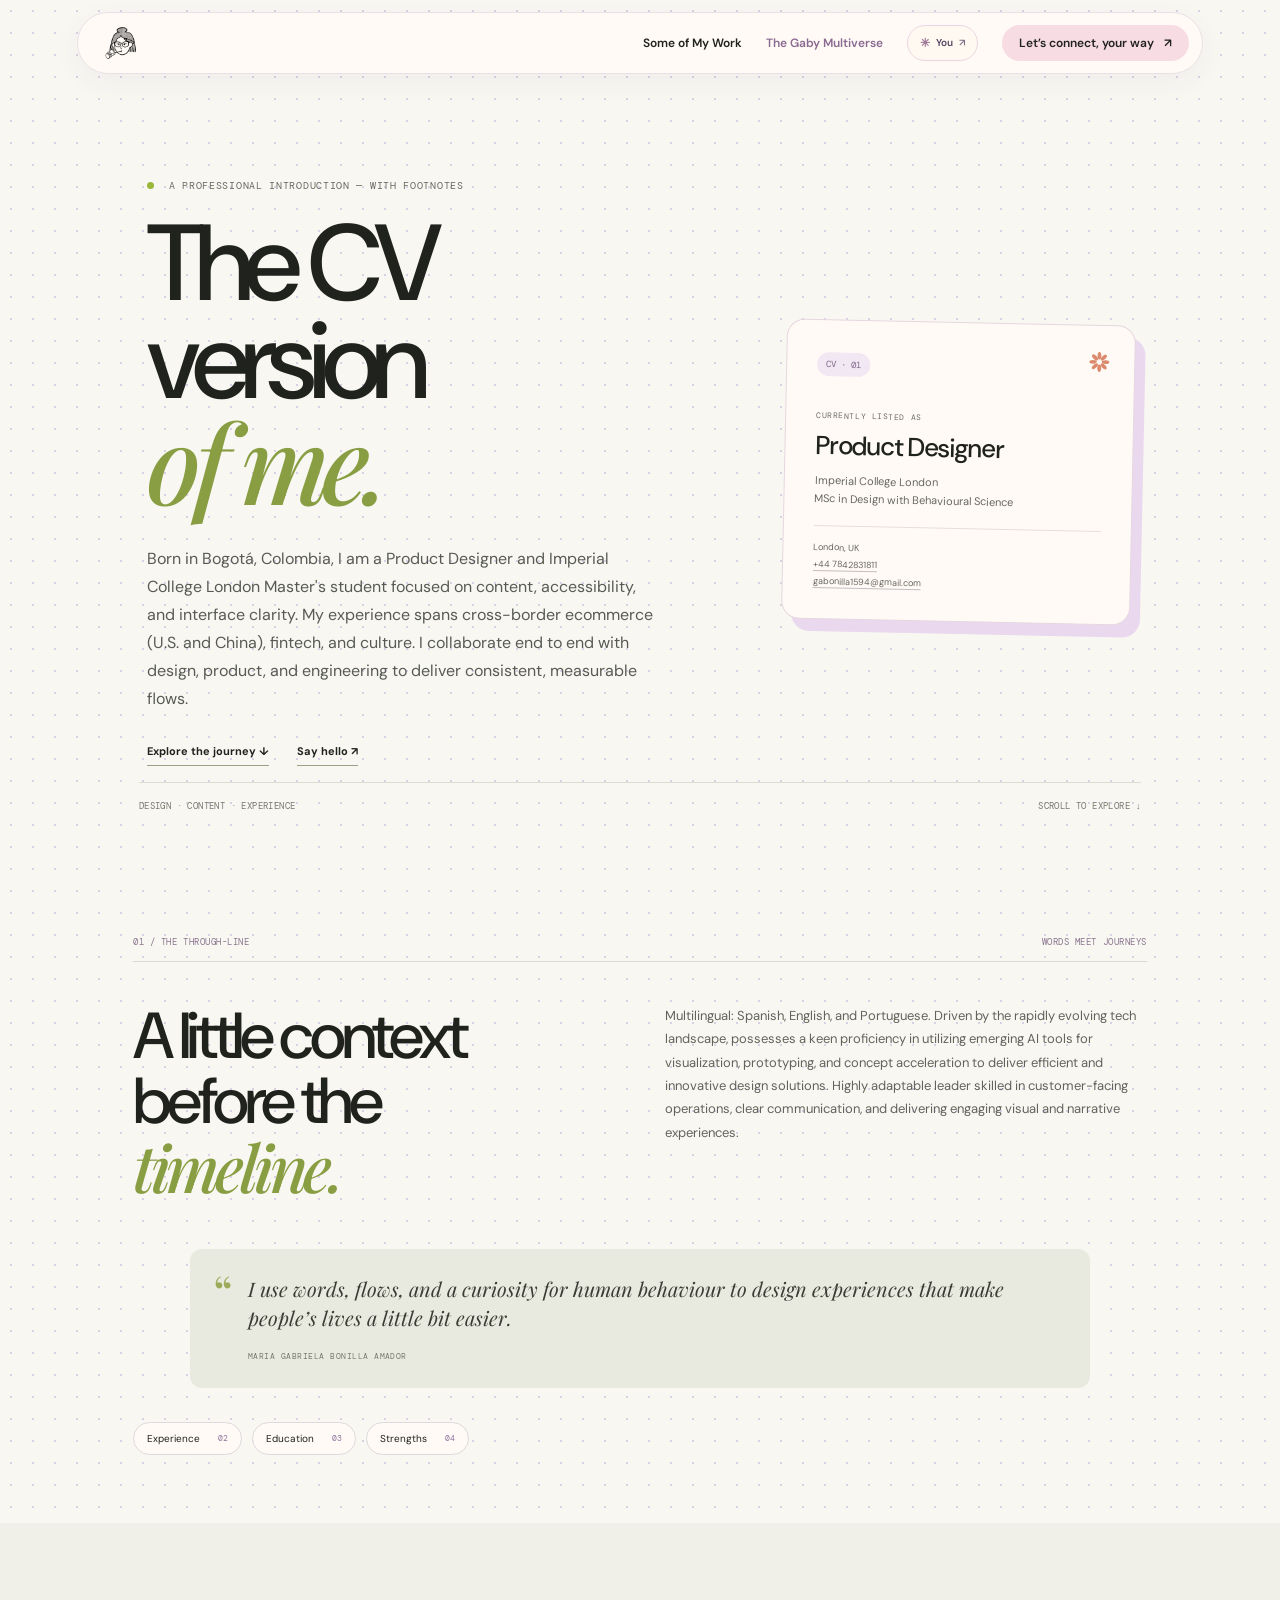
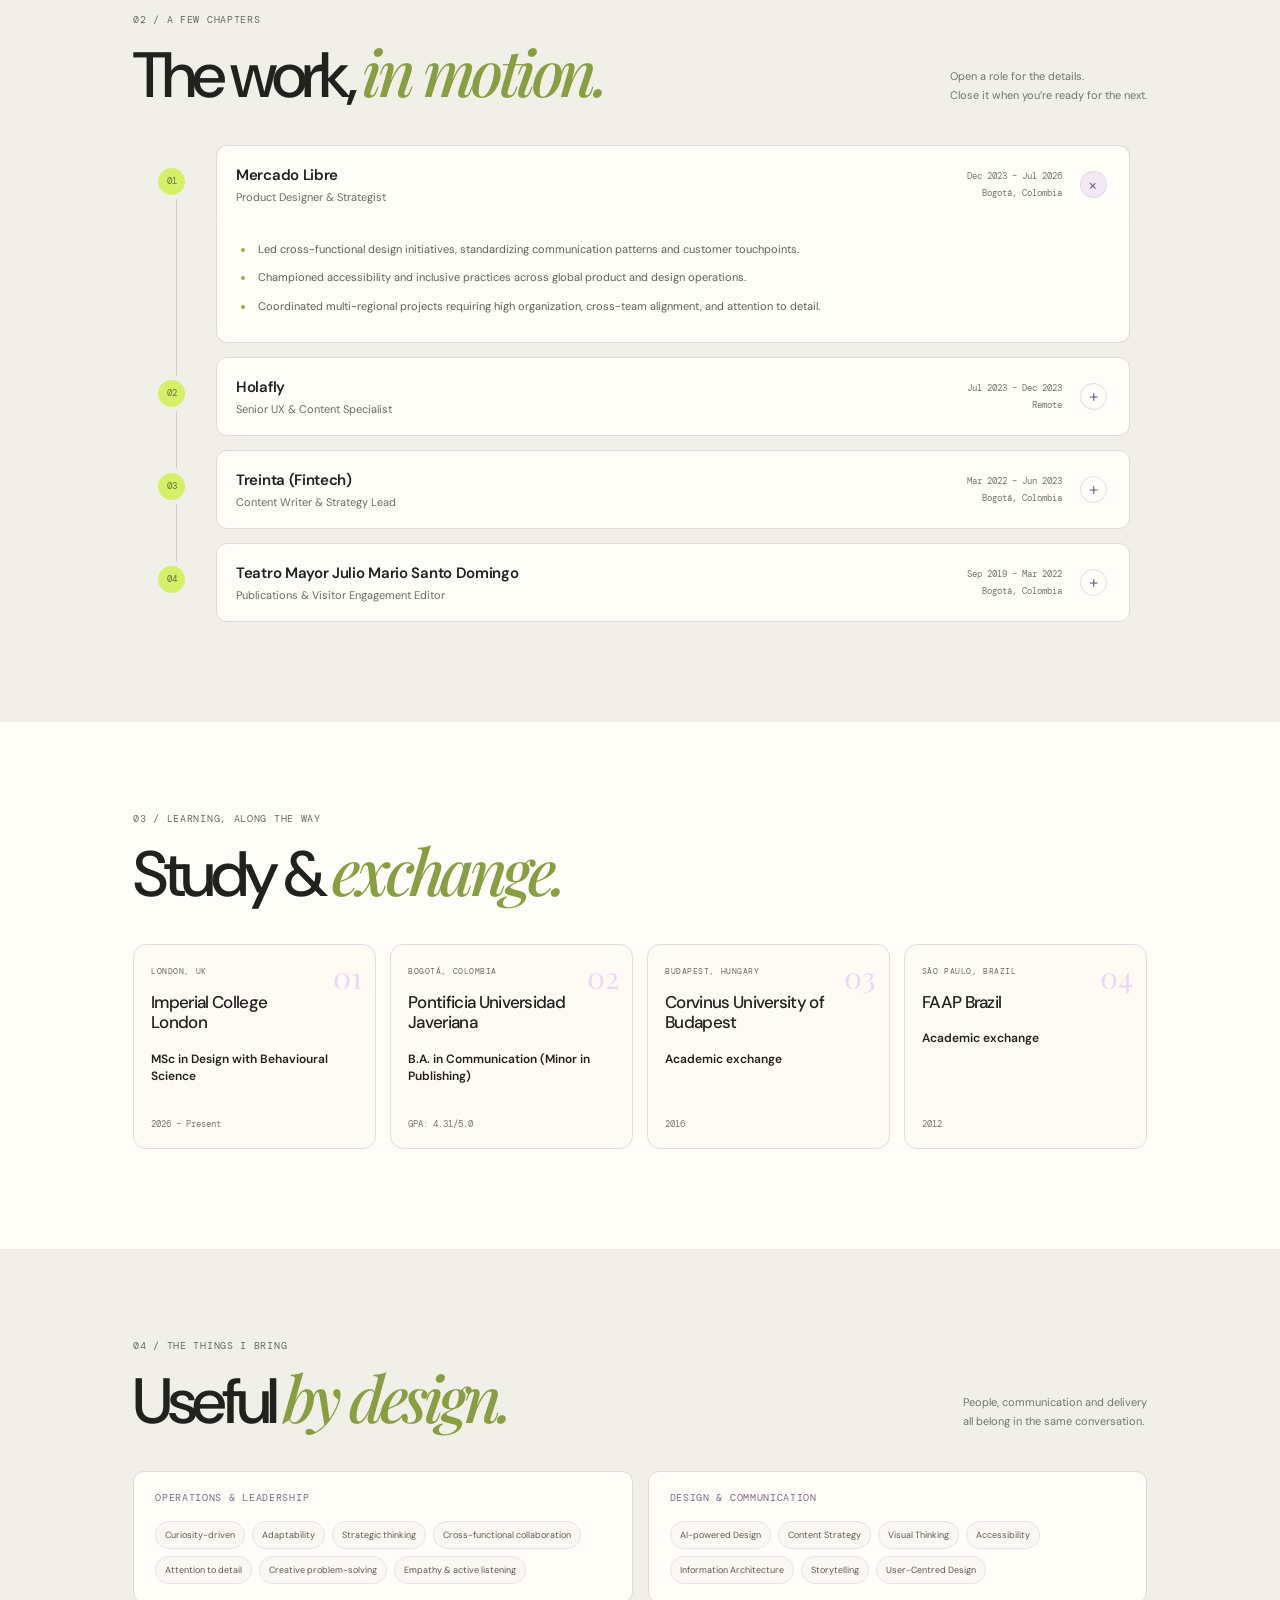
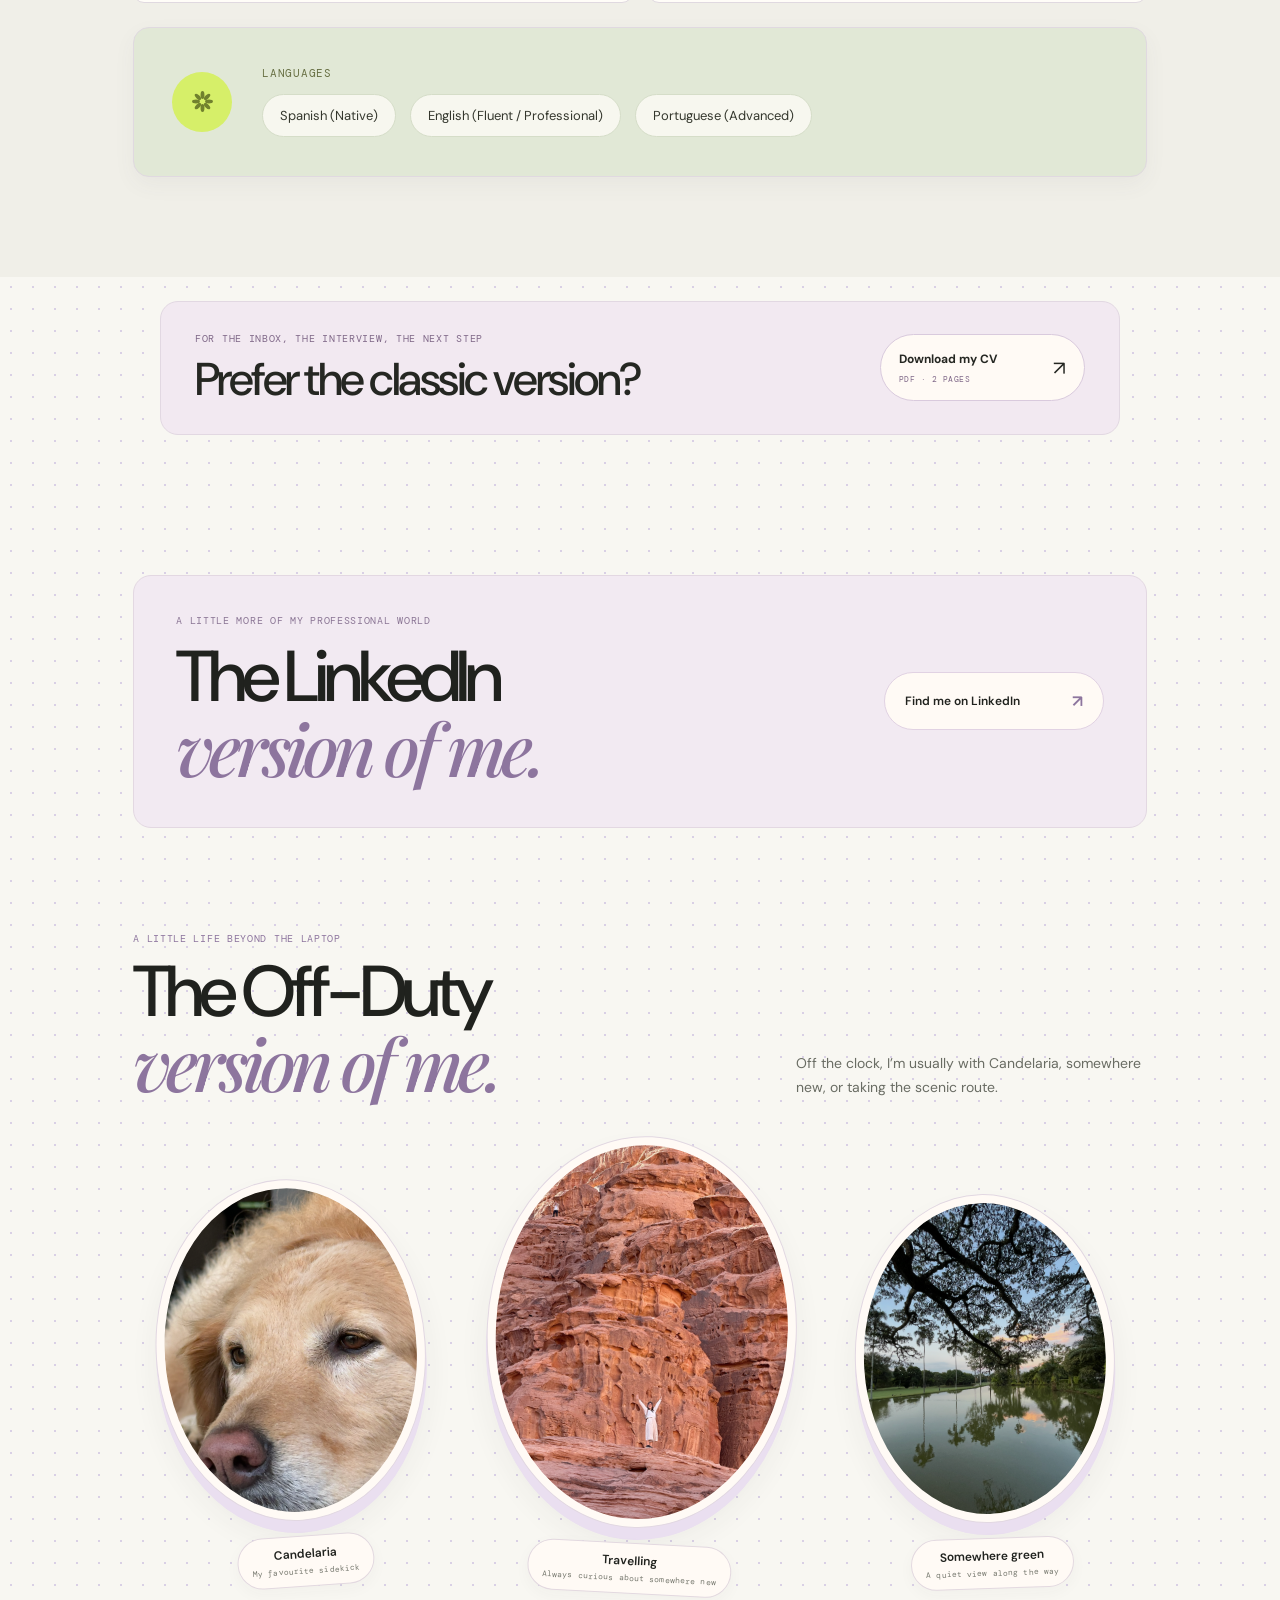
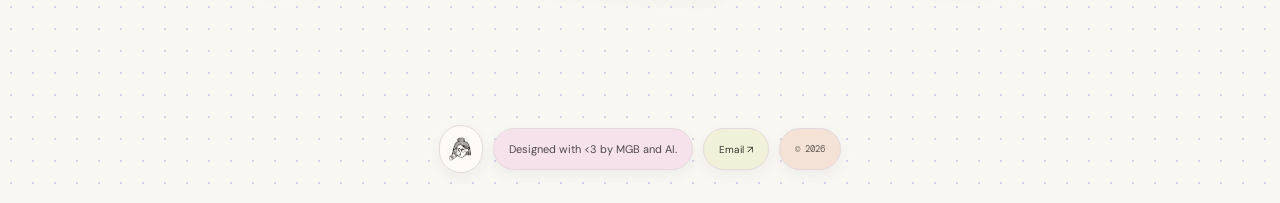
<file: cv.html>
<!doctype html>
<html lang="en">
<head>
  <meta charset="utf-8">
  <meta name="viewport" content="width=device-width, initial-scale=1">
  <meta name="theme-color" content="#f5f4ef">
  <meta name="description" content="The CV version of Maria Gabriela Bonilla Amador: product design, content, experience, education and strengths.">
  <title>The CV Edit — Maria Gabriela Bonilla Amador</title>
  <link rel="preconnect" href="https://fonts.googleapis.com">
  <link rel="preconnect" href="https://fonts.gstatic.com" crossorigin>
  <link href="https://fonts.googleapis.com/css2?family=DM+Mono:wght@400;500&family=DM+Sans:wght@400;500;600;700&family=Playfair+Display:ital,wght@0,500;0,600;1,500;1,600&display=swap" rel="stylesheet">
  <link rel="stylesheet" href="styles.css">
  <link rel="stylesheet" href="portfolio-overrides.css">
  <link rel="stylesheet" href="case-studies.css">
  <link rel="stylesheet" href="editorial.css">
  <link rel="stylesheet" href="visitor.css">
  <link rel="stylesheet" href="cv.css">
</head>
<body class="portfolio-page cv-page">
  <a class="skip-link" href="#main">Skip to content</a>
  <header class="site-header">
    <a class="wordmark wordmark-image" href="index.html" aria-label="Portfolio home"><img src="assets/photo-notion.png" alt=""></a>
    <nav aria-label="Main navigation">
      <a href="index.html#work">Some of My Work</a><a href="cv.html" aria-current="page">The Gaby Multiverse</a>
      <button class="visitor-name-control" id="visitor-name-control" type="button" aria-haspopup="dialog" aria-controls="visitor-name-dialog" aria-label="Change your cursor name, currently You"><span aria-hidden="true">✳</span><span id="visitor-name-nav">You</span><span class="visitor-edit-icon" aria-hidden="true">↗</span></button>
      <button class="nav-contact" type="button">Let’s connect, your way <span aria-hidden="true">↗</span></button>
    </nav>
  </header>
  <main id="main">
    <section class="cv-hero" aria-labelledby="cv-title">
      <div class="cv-hero-copy">
        <p class="eyebrow"><span class="status-dot"></span> A professional introduction — with footnotes</p>
        <h1 id="cv-title">The CV version<br><em>of me.</em></h1>
        <p class="cv-hero-summary" id="cv-hero-summary"></p>
        <div class="cv-hero-links"><a href="#cv-experience">Explore the journey <span aria-hidden="true">↓</span></a><a href="mailto:gabonilla1594@gmail.com">Say hello <span aria-hidden="true">↗</span></a></div>
      </div>
      <aside class="cv-hero-card" aria-label="Contact details and professional focus">
        <span class="cv-card-stamp">CV · 01</span>
        <p class="eyebrow">Currently listed as</p>
        <h2>Product Designer</h2>
        <p>Imperial College London<br>MSc in Design with Behavioural Science</p>
        <div class="cv-card-rule"></div>
        <p class="cv-contact-line" id="cv-contact-line"></p>
        <span class="cv-card-spark" aria-hidden="true"><svg class="flower-mark" viewBox="0 0 24 24" aria-hidden="true" focusable="false"><ellipse cx="12" cy="5.2" rx="2.05" ry="4.1"/><ellipse cx="12" cy="5.2" rx="2.05" ry="4.1" transform="rotate(45 12 12)"/><ellipse cx="12" cy="5.2" rx="2.05" ry="4.1" transform="rotate(90 12 12)"/><ellipse cx="12" cy="5.2" rx="2.05" ry="4.1" transform="rotate(135 12 12)"/><ellipse cx="12" cy="5.2" rx="2.05" ry="4.1" transform="rotate(180 12 12)"/><ellipse cx="12" cy="5.2" rx="2.05" ry="4.1" transform="rotate(225 12 12)"/><ellipse cx="12" cy="5.2" rx="2.05" ry="4.1" transform="rotate(270 12 12)"/><ellipse cx="12" cy="5.2" rx="2.05" ry="4.1" transform="rotate(315 12 12)"/></svg></span>
      </aside>
      <div class="cv-hero-bottom"><span>Design · Content · Experience</span><span>Scroll to explore ↓</span></div>
    </section>

    <section class="cv-intro section-wrap" aria-labelledby="cv-intro-title">
      <div class="cv-section-kicker"><span>01 / THE THROUGH-LINE</span><span>Words meet journeys</span></div>
      <div class="cv-intro-grid"><h2 id="cv-intro-title">A little context<br>before the <em>timeline.</em></h2><div class="cv-summary-copy" id="cv-summary-copy"></div></div>
      <blockquote class="cv-quote"><span aria-hidden="true">“</span><p id="cv-quote"></p><cite>Maria Gabriela Bonilla Amador</cite></blockquote>
      <nav class="cv-jump-links" aria-label="On this page"><a href="#cv-experience">Experience <span>02</span></a><a href="#cv-education">Education <span>03</span></a><a href="#cv-strengths">Strengths <span>04</span></a></nav>
    </section>

    <section class="cv-experience section-wrap" id="cv-experience" aria-labelledby="cv-experience-title">
      <div class="cv-section-heading"><div><p class="eyebrow">02 / A few chapters</p><h2 id="cv-experience-title">The work, <em>in motion.</em></h2></div><p>Open a role for the details.<br>Close it when you’re ready for the next.</p></div>
      <div class="cv-timeline" id="cv-timeline"></div>
    </section>

    <section class="cv-education section-wrap" id="cv-education" aria-labelledby="cv-education-title">
      <div class="cv-section-heading"><div><p class="eyebrow">03 / Learning, along the way</p><h2 id="cv-education-title">Study &amp; <em>exchange.</em></h2></div></div>
      <div class="cv-education-grid" id="cv-education-grid"></div>
    </section>

    <section class="cv-strengths section-wrap" id="cv-strengths" aria-labelledby="cv-strengths-title">
      <div class="cv-section-heading"><div><p class="eyebrow">04 / The things I bring</p><h2 id="cv-strengths-title">Useful <em>by design.</em></h2></div><p>People, communication and delivery<br>all belong in the same conversation.</p></div>
      <div class="cv-strength-grid" id="cv-strength-grid"></div>
      <div class="cv-language-card"><span class="cv-language-icon" aria-hidden="true"><svg class="flower-mark" viewBox="0 0 24 24" aria-hidden="true" focusable="false"><ellipse cx="12" cy="5.2" rx="2.05" ry="4.1"/><ellipse cx="12" cy="5.2" rx="2.05" ry="4.1" transform="rotate(45 12 12)"/><ellipse cx="12" cy="5.2" rx="2.05" ry="4.1" transform="rotate(90 12 12)"/><ellipse cx="12" cy="5.2" rx="2.05" ry="4.1" transform="rotate(135 12 12)"/><ellipse cx="12" cy="5.2" rx="2.05" ry="4.1" transform="rotate(180 12 12)"/><ellipse cx="12" cy="5.2" rx="2.05" ry="4.1" transform="rotate(225 12 12)"/><ellipse cx="12" cy="5.2" rx="2.05" ry="4.1" transform="rotate(270 12 12)"/><ellipse cx="12" cy="5.2" rx="2.05" ry="4.1" transform="rotate(315 12 12)"/></svg></span><div><p class="eyebrow">Languages</p><ul id="cv-languages"></ul></div></div>
    </section>

    <section class="cv-download section-wrap" aria-labelledby="cv-download-title">
      <div class="cv-download-inner">
        <div class="cv-download-copy">
          <p class="eyebrow">For the inbox, the interview, the next step</p>
          <h2 id="cv-download-title">Prefer the classic version?</h2>
        </div>
        <a class="cv-download-button" href="outputs/maria-gabriela-cv.pdf" download><span>Download my CV</span><small>PDF · 2 PAGES</small><b aria-hidden="true">↗</b></a>
      </div>
    </section>

    <section class="cv-linkedin section-wrap" aria-labelledby="cv-linkedin-title">
      <div class="cv-linkedin-inner">
        <div><p class="eyebrow">A little more of my professional world</p><h2 id="cv-linkedin-title">The LinkedIn<br><em>version of me.</em></h2></div>
        <a class="cv-linkedin-link" href="https://www.linkedin.com/in/maria-gabriela-bonilla-930776125/" target="_blank" rel="noopener noreferrer">Find me on LinkedIn <span aria-hidden="true">↗</span></a>
      </div>
    </section>

    <section class="cv-off-duty section-wrap" aria-labelledby="cv-off-duty-title">
      <div class="cv-off-duty-heading">
        <div><p class="eyebrow">A little life beyond the laptop</p><h2 id="cv-off-duty-title" aria-label="The Off-Duty Version of Me">The Off-Duty<br><em>version of me.</em></h2></div>
        <p>Off the clock, I’m usually with Candelaria, somewhere new, or taking the scenic route.</p>
      </div>
      <div class="cv-off-duty-grid">
        <figure class="cv-off-duty-card cv-off-duty-dog">
          <img src="assets/off-duty-candelaria.png" alt="Candelaria, Gaby’s dog" loading="lazy">
          <figcaption><span>Candelaria</span><small>My favourite sidekick</small></figcaption>
        </figure>
        <figure class="cv-off-duty-card cv-off-duty-travel">
          <img src="assets/off-duty-travel.jpg" alt="Gaby exploring Petra in Jordan" loading="lazy">
          <figcaption><span>Travelling</span><small>Always curious about somewhere new</small></figcaption>
        </figure>
        <figure class="cv-off-duty-card cv-off-duty-green">
          <img src="assets/off-duty-green.png" alt="A tree-lined pond at dusk, reflected in still water" loading="lazy">
          <figcaption><span>Somewhere green</span><small>A quiet view along the way</small></figcaption>
        </figure>
      </div>
    </section>

  </main>
  <footer class="site-footer"><a class="wordmark wordmark-image" href="index.html" aria-label="Gaby Bonilla home"><img src="assets/photo-notion.png" alt=""></a><p>Designed with &lt;3 by MGB and AI.</p><div class="footer-links"><a href="mailto:gabonilla1594@gmail.com">Email ↗</a></div><span class="copyright">© 2026</span></footer>
  <dialog class="visitor-name-dialog" id="visitor-name-dialog" aria-labelledby="visitor-name-title">
    <button class="visitor-dialog-close" type="button" aria-label="Close name settings">×</button>
    <p class="eyebrow">Make this space yours</p><h2 id="visitor-name-title">What should your cursor say?</h2>
    <form id="visitor-name-form"><label for="visitor-name-input">Name or nickname</label><input id="visitor-name-input" name="visitorName" type="text" maxlength="24" autocomplete="nickname" placeholder="You"><p class="visitor-name-note" id="visitor-name-note">This name is saved only in this browser. Other visitors won’t see it.</p><div class="visitor-dialog-actions"><button class="visitor-reset" id="visitor-name-reset" type="button">Use “You”</button><button class="visitor-save" type="submit">Save name <span aria-hidden="true">↗</span></button></div></form>
  </dialog>
  <div class="visitor-cursor-trail" id="visitor-cursor-trail" aria-hidden="true"></div>
  <div class="visitor-cursor" id="visitor-cursor" aria-hidden="true"><svg class="visitor-cursor-spark" viewBox="0 0 24 28" focusable="false"><path d="M3.5 2v20l5.2-5.1 3.6 8.1 3.3-1.5-3.5-7.9 7.7-.4L3.5 2Z"/></svg><svg class="visitor-cursor-hand" viewBox="0 0 24 28" focusable="false" aria-hidden="true"><path d="M8.1 13.2V4.5a1.9 1.9 0 0 1 3.8 0v6.2a1.8 1.8 0 0 1 3 .9 1.8 1.8 0 0 1 2.8 1.2 1.8 1.8 0 0 1 2.8 1.5v3.1a7.3 7.3 0 0 1-7.3 7.3h-2.1a6.5 6.5 0 0 1-5.6-3.2l-3-5a1.8 1.8 0 0 1 3-1.9l2.6 3.1v-4.5Z"/></svg><span class="visitor-cursor-label" id="visitor-cursor-label">You</span></div>
  <script src="cv-data.js"></script>
  <script src="cv.js" defer></script>
  <script src="contact-hub.js" defer></script><script src="visitor-cursor.js" defer></script>
</body>
</html>
</file>
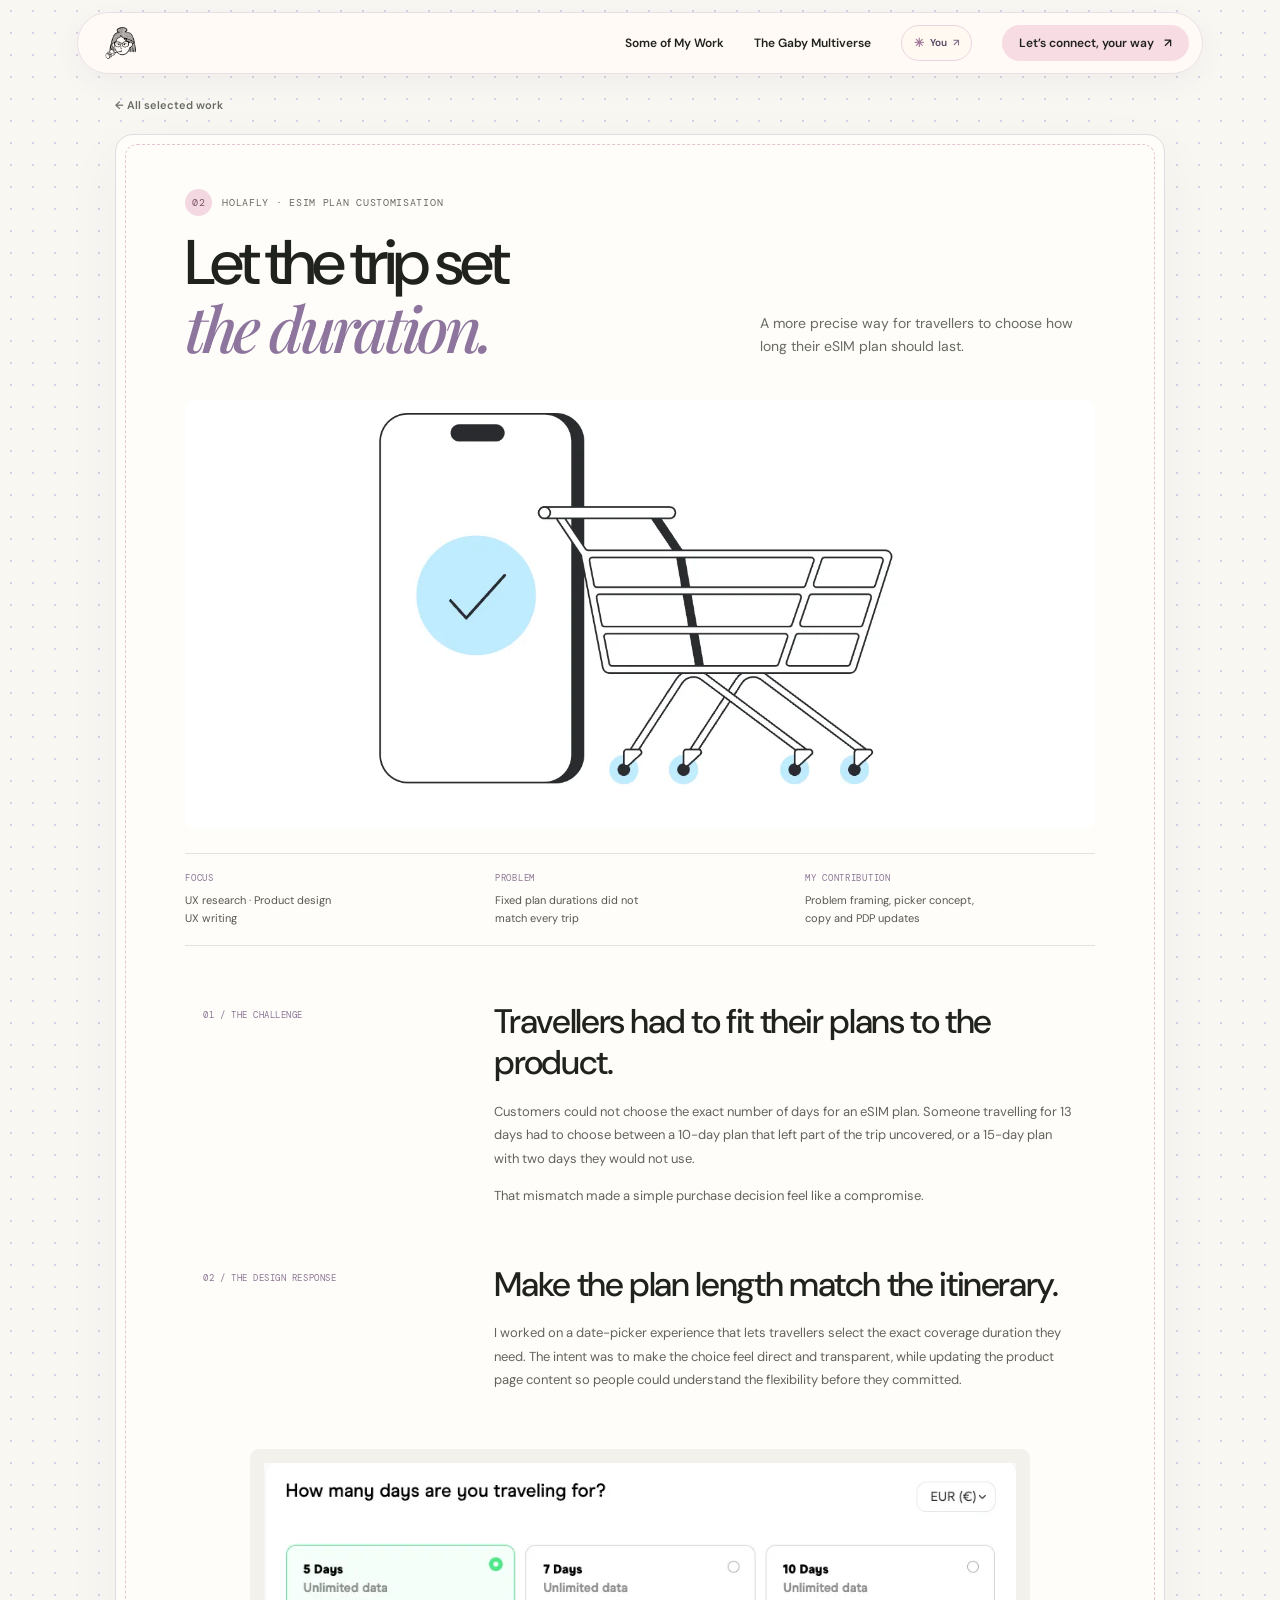
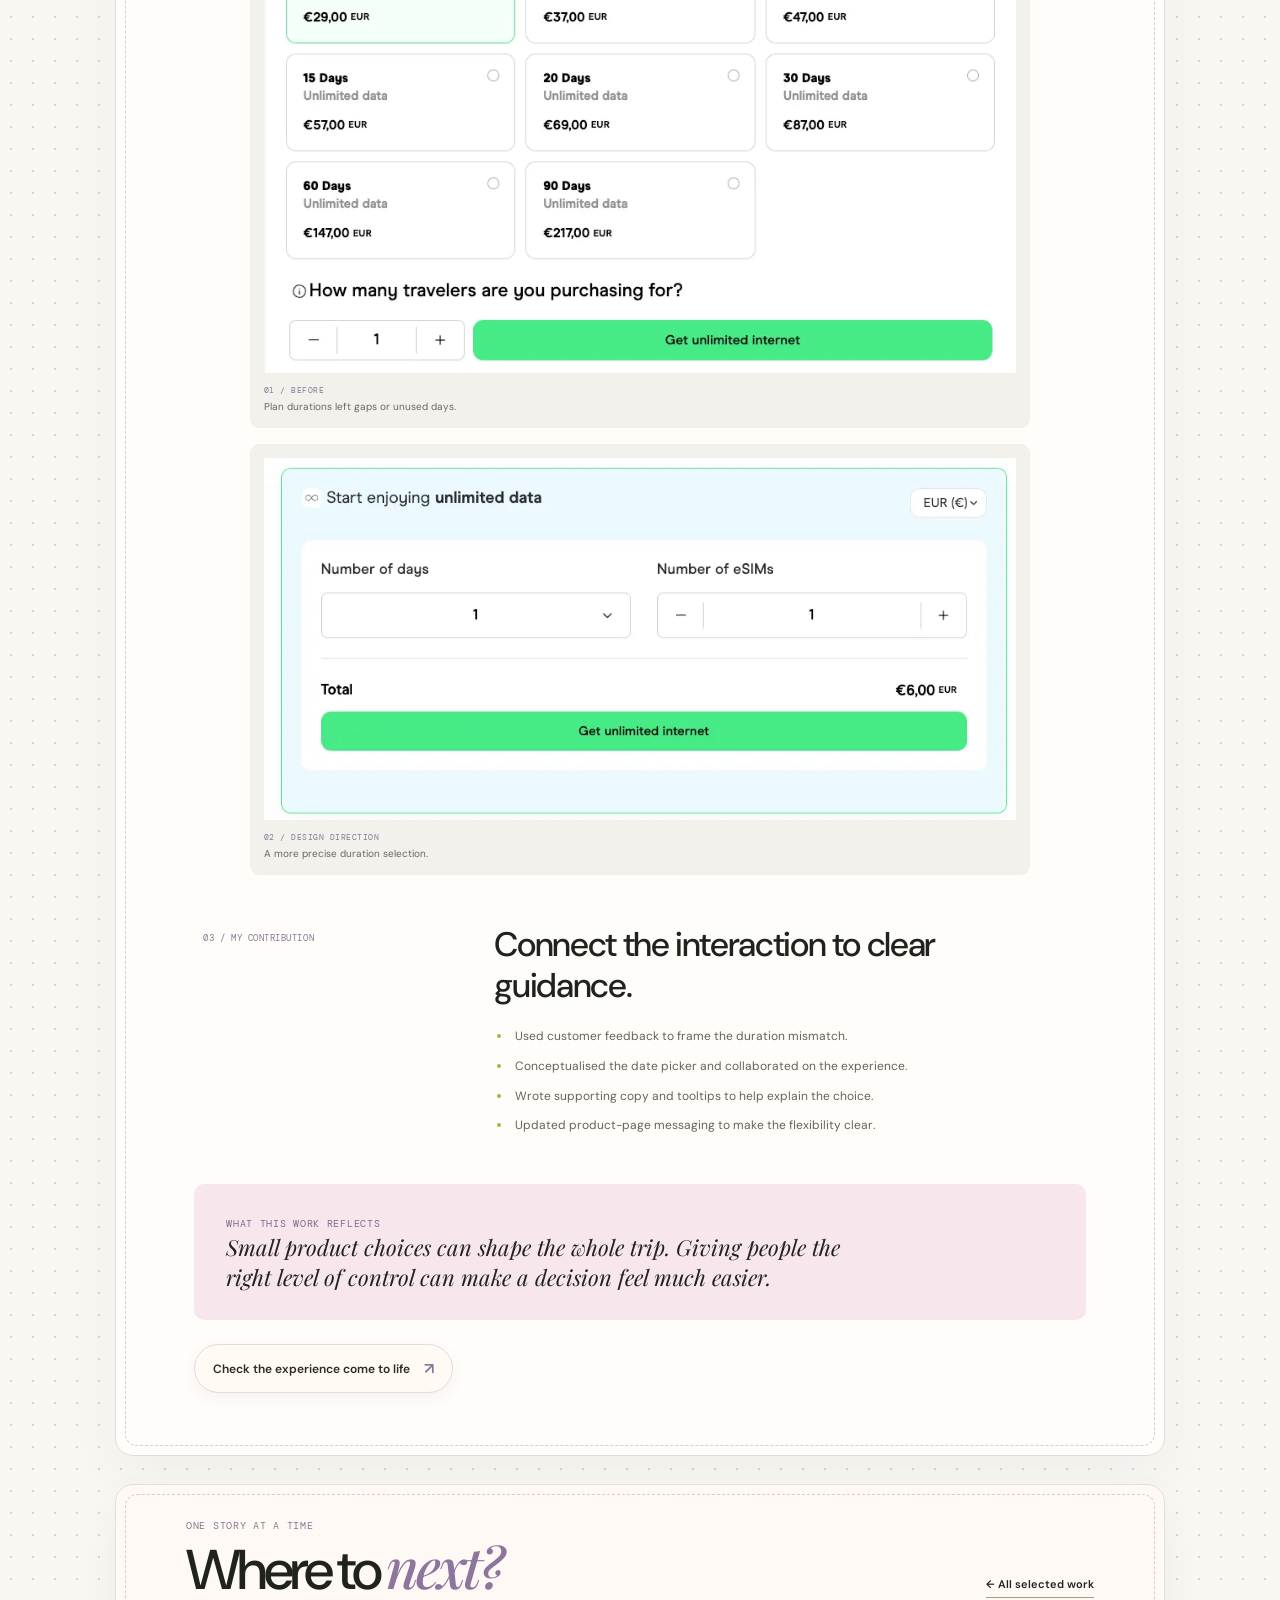
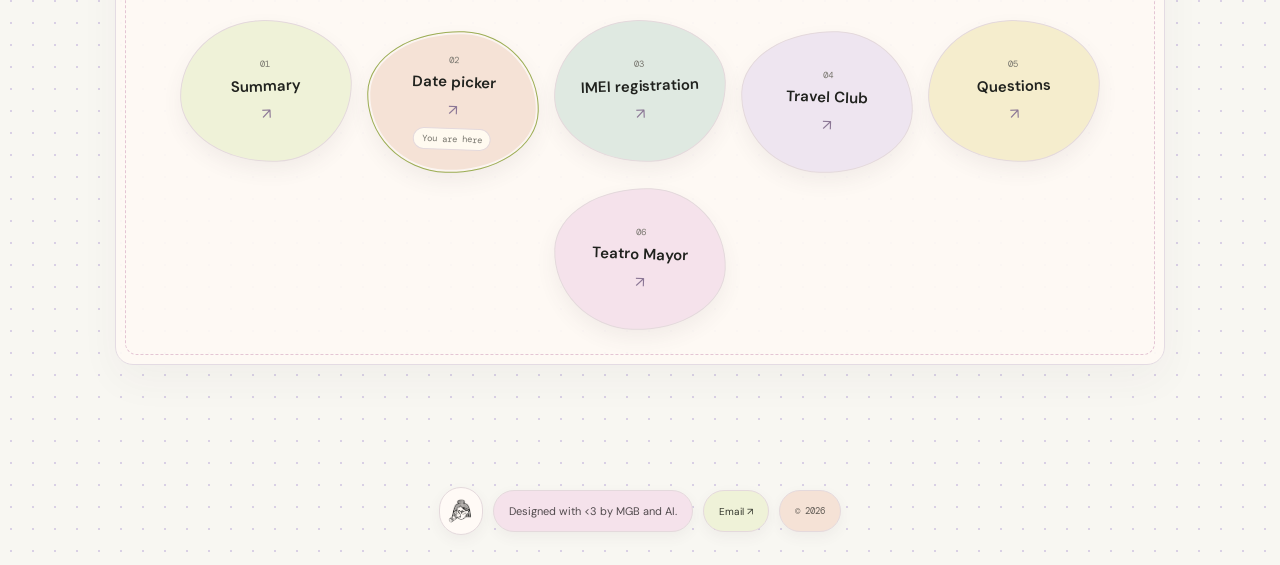
<file: date-picker.html>
<!doctype html><html lang="en"><head><meta charset="utf-8"><meta name="viewport" content="width=device-width, initial-scale=1"><meta name="theme-color" content="#f5f4ef"><meta name="description" content="A more precise way for travellers to choose how long their eSIM plan should last."><title>Date picker · Holafly — Maria Gabriela Bonilla Amador</title><link rel="preconnect" href="https://fonts.googleapis.com"><link rel="preconnect" href="https://fonts.gstatic.com" crossorigin><link href="https://fonts.googleapis.com/css2?family=DM+Mono:wght@400;500&family=DM+Sans:wght@400;500;600;700&family=Playfair+Display:ital,wght@0,500;0,600;1,500;1,600&display=swap" rel="stylesheet"><link rel="stylesheet" href="styles.css"><link rel="stylesheet" href="portfolio-overrides.css"><link rel="stylesheet" href="case-studies.css"><link rel="stylesheet" href="editorial.css"><link rel="stylesheet" href="visitor.css"><link rel="stylesheet" href="meli-case.css"></head><body class="case-page"><a class="skip-link" href="#main">Skip to content</a><header class="site-header"><a class="wordmark wordmark-image" href="index.html" aria-label="Gaby Bonilla home"><img src="assets/photo-notion.png" alt=""></a><nav aria-label="Main navigation"><a href="work.html">Some of My Work</a><a href="cv.html">The Gaby Multiverse</a><button class="visitor-name-control" id="visitor-name-control" type="button" aria-haspopup="dialog" aria-controls="visitor-name-dialog" aria-label="Change your cursor name, currently You"><span aria-hidden="true">✳</span><span id="visitor-name-nav">You</span><span class="visitor-edit-icon" aria-hidden="true">↗</span></button><button class="nav-contact" type="button">Let’s connect, your way <span aria-hidden="true">↗</span></button></nav></header><main id="main" class="project-case-main"><a class="back-link project-back-link" href="work.html">← All selected work</a><article class="case-study" id="holafly-date-picker">
      <header class="case-heading"><div><p class="eyebrow"><span class="case-number">02</span> Holafly · eSIM plan customisation</p><h2>Let the trip set<br><em>the duration.</em></h2></div><p class="case-deck">A more precise way for travellers to choose how long their eSIM plan should last.</p></header>
      <div class="case-hero case-hero-holafly"><img src="assets/previous-work/date-picker-holafly.jpeg" alt="Holafly eSIM plan page showing the date picker project"></div>
      <dl class="project-facts"><div><dt>Focus</dt><dd>UX research · Product design<br>UX writing</dd></div><div><dt>Problem</dt><dd>Fixed plan durations did not<br>match every trip</dd></div><div><dt>My contribution</dt><dd>Problem framing, picker concept,<br>copy and PDP updates</dd></div></dl>
      <div class="case-copy-grid"><div class="case-label">01 / The challenge</div><div class="case-copy"><h3>Travellers had to fit their plans to the product.</h3><p>Customers could not choose the exact number of days for an eSIM plan. Someone travelling for 13 days had to choose between a 10-day plan that left part of the trip uncovered, or a 15-day plan with two days they would not use.</p><p>That mismatch made a simple purchase decision feel like a compromise.</p></div></div>
      <div class="case-copy-grid"><div class="case-label">02 / The design response</div><div class="case-copy"><h3>Make the plan length match the itinerary.</h3><p>I worked on a date-picker experience that lets travellers select the exact coverage duration they need. The intent was to make the choice feel direct and transparent, while updating the product page content so people could understand the flexibility before they committed.</p></div></div>
      <div class="case-image-pair"><figure><img src="assets/previous-work/previous-limited-plan-selection.jpeg" alt="Previous eSIM plan selection with fixed duration options"><figcaption><span>01 / Before</span>Plan durations left gaps or unused days.</figcaption></figure><figure><img src="assets/previous-work/new-dynamic-date-picker.jpeg" alt="Dynamic date picker concept for selecting an exact eSIM duration"><figcaption><span>02 / Design direction</span>A more precise duration selection.</figcaption></figure></div>
      <div class="case-copy-grid"><div class="case-label">03 / My contribution</div><div class="case-copy"><h3>Connect the interaction to clear guidance.</h3><ul class="case-bullets"><li>Used customer feedback to frame the duration mismatch.</li><li>Conceptualised the date picker and collaborated on the experience.</li><li>Wrote supporting copy and tooltips to help explain the choice.</li><li>Updated product-page messaging to make the flexibility clear.</li></ul></div></div>
      <div class="case-takeaway"><span class="eyebrow">What this work reflects</span><p>Small product choices can shape the whole trip. Giving people the right level of control can make a decision feel much easier.</p></div>
      <div class="date-picker-live-cta"><a class="date-picker-live-link" href="https://esim.holafly.com/esim-colombia/" target="_blank" rel="noreferrer noopener">Check the experience come to life <span aria-hidden="true">↗</span></a></div>
    </article><section class="project-next" aria-labelledby="project-next-title"><div class="project-next-heading"><p class="eyebrow">One story at a time</p><h2 id="project-next-title">Where to <em>next?</em></h2><a class="project-overview-return" href="work.html">← All selected work</a></div><nav class="project-bubbles" aria-label="Explore another project"><a class="project-bubble bubble-1" href="summary.html"><span>01</span><strong>Summary</strong><i aria-hidden="true">↗</i></a><a class="project-bubble bubble-2" href="date-picker.html" aria-current="page"><span>02</span><strong>Date picker</strong><i aria-hidden="true">↗</i><span class="project-current-label">You are here</span></a><a class="project-bubble bubble-3" href="imei-registration.html"><span>03</span><strong>IMEI registration</strong><i aria-hidden="true">↗</i></a><a class="project-bubble bubble-4" href="travel-club.html"><span>04</span><strong>Travel Club</strong><i aria-hidden="true">↗</i></a><a class="project-bubble bubble-5" href="questions.html"><span>05</span><strong>Questions</strong><i aria-hidden="true">↗</i></a><a class="project-bubble bubble-6" href="teatro-mayor.html"><span>06</span><strong>Teatro Mayor</strong><i aria-hidden="true">↗</i></a></nav></section></main><footer class="site-footer"><a class="wordmark wordmark-image" href="index.html" aria-label="Gaby Bonilla home"><img src="assets/photo-notion.png" alt=""></a><p>Designed with &lt;3 by MGB and AI.</p><div class="footer-links"><a href="mailto:gabonilla1594@gmail.com">Email ↗</a></div><span class="copyright">© 2026</span></footer><dialog class="visitor-name-dialog" id="visitor-name-dialog" aria-labelledby="visitor-name-title"><button class="visitor-dialog-close" type="button" aria-label="Close name settings">×</button><p class="eyebrow">Make this space yours</p><h2 id="visitor-name-title">What should your cursor say?</h2><form id="visitor-name-form"><label for="visitor-name-input">Name or nickname</label><input id="visitor-name-input" name="visitorName" type="text" maxlength="24" autocomplete="nickname" placeholder="You"><p class="visitor-name-note" id="visitor-name-note">This name is saved only in this browser. Other visitors won’t see it.</p><div class="visitor-dialog-actions"><button class="visitor-reset" id="visitor-name-reset" type="button">Use “You”</button><button class="visitor-save" type="submit">Save name <span aria-hidden="true">↗</span></button></div></form></dialog><div class="visitor-cursor-trail" id="visitor-cursor-trail" aria-hidden="true"></div><div class="visitor-cursor" id="visitor-cursor" aria-hidden="true"><svg class="visitor-cursor-spark" viewBox="0 0 24 28" focusable="false"><path d="M3.5 2v20l5.2-5.1 3.6 8.1 3.3-1.5-3.5-7.9 7.7-.4L3.5 2Z"/></svg><svg class="visitor-cursor-hand" viewBox="0 0 24 28" focusable="false" aria-hidden="true"><path d="M8.1 13.2V4.5a1.9 1.9 0 0 1 3.8 0v6.2a1.8 1.8 0 0 1 3 .9 1.8 1.8 0 0 1 2.8 1.2 1.8 1.8 0 0 1 2.8 1.5v3.1a7.3 7.3 0 0 1-7.3 7.3h-2.1a6.5 6.5 0 0 1-5.6-3.2l-3-5a1.8 1.8 0 0 1 3-1.9l2.6 3.1v-4.5Z"/></svg><span class="visitor-cursor-label" id="visitor-cursor-label">You</span></div><script src="contact-hub.js" defer></script><script src="visitor-cursor.js" defer></script><script src="case-image-zoom.js" defer></script></body></html>
</file>
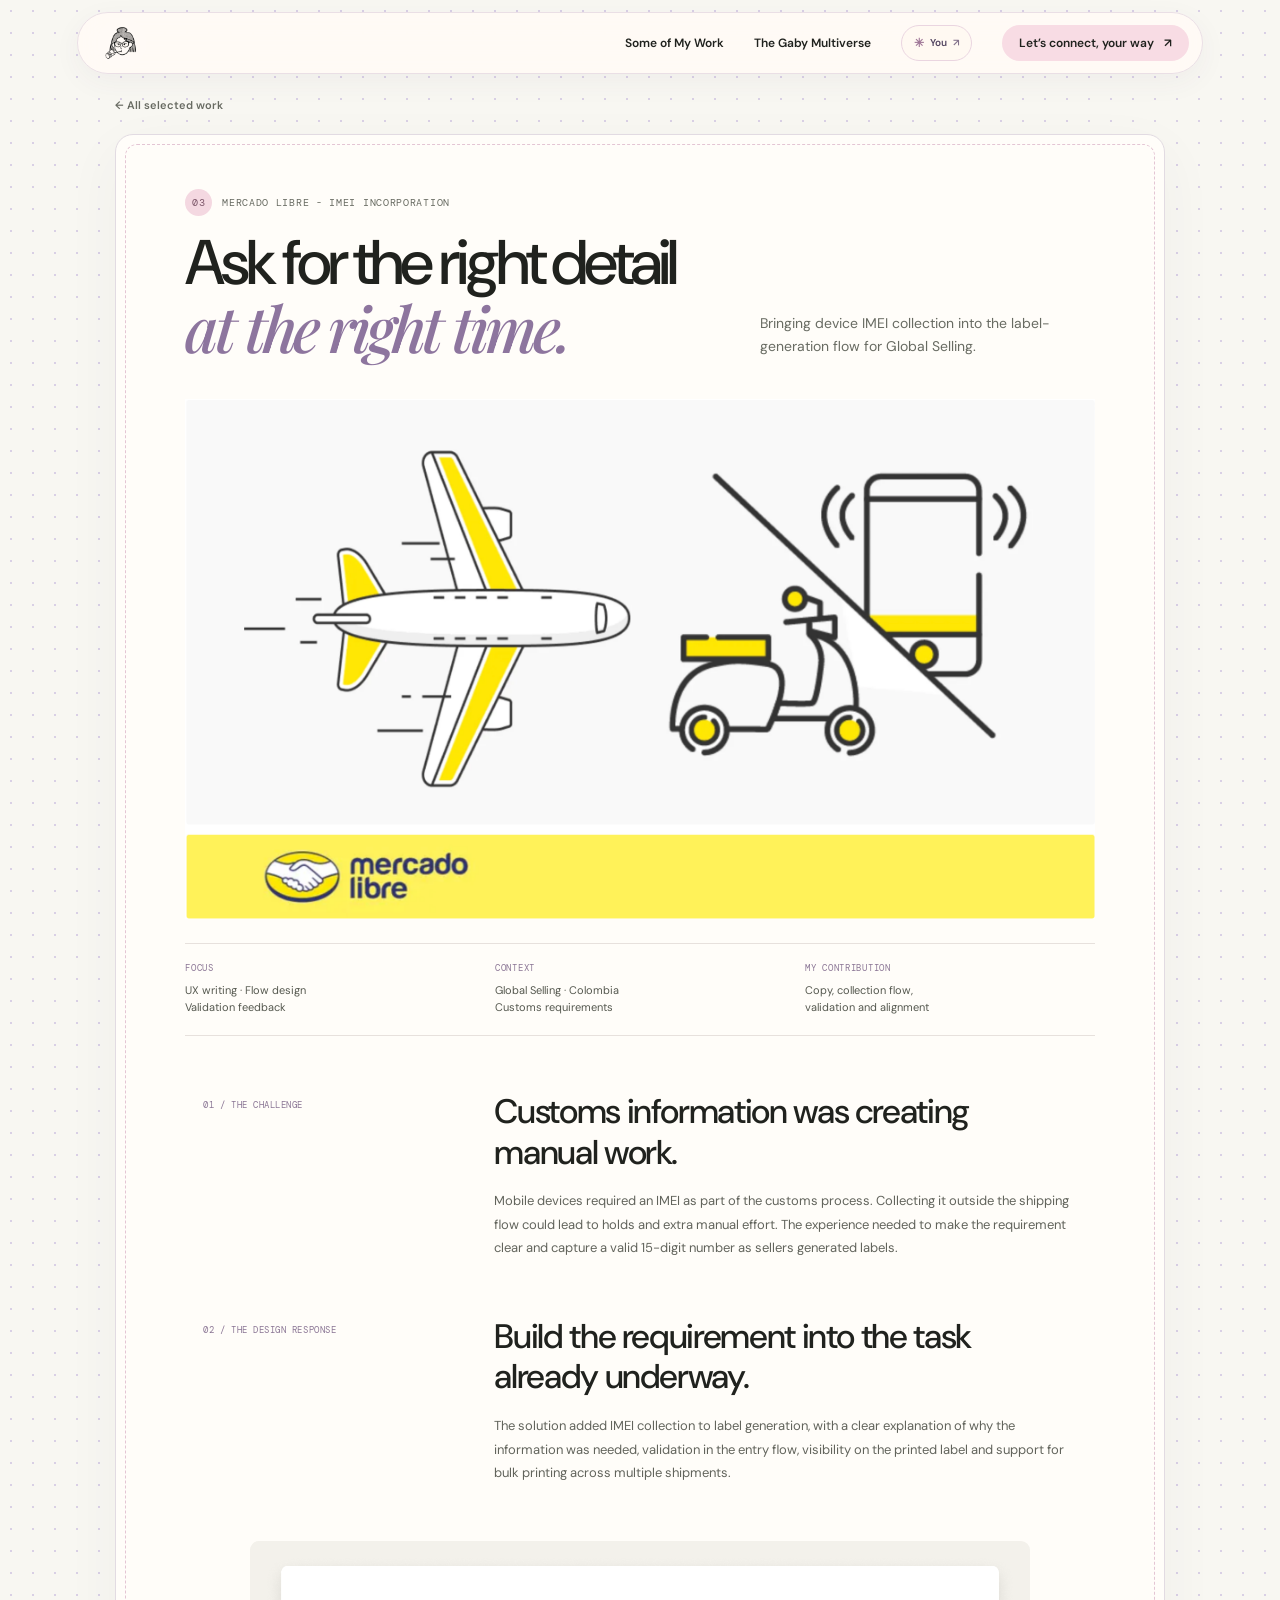
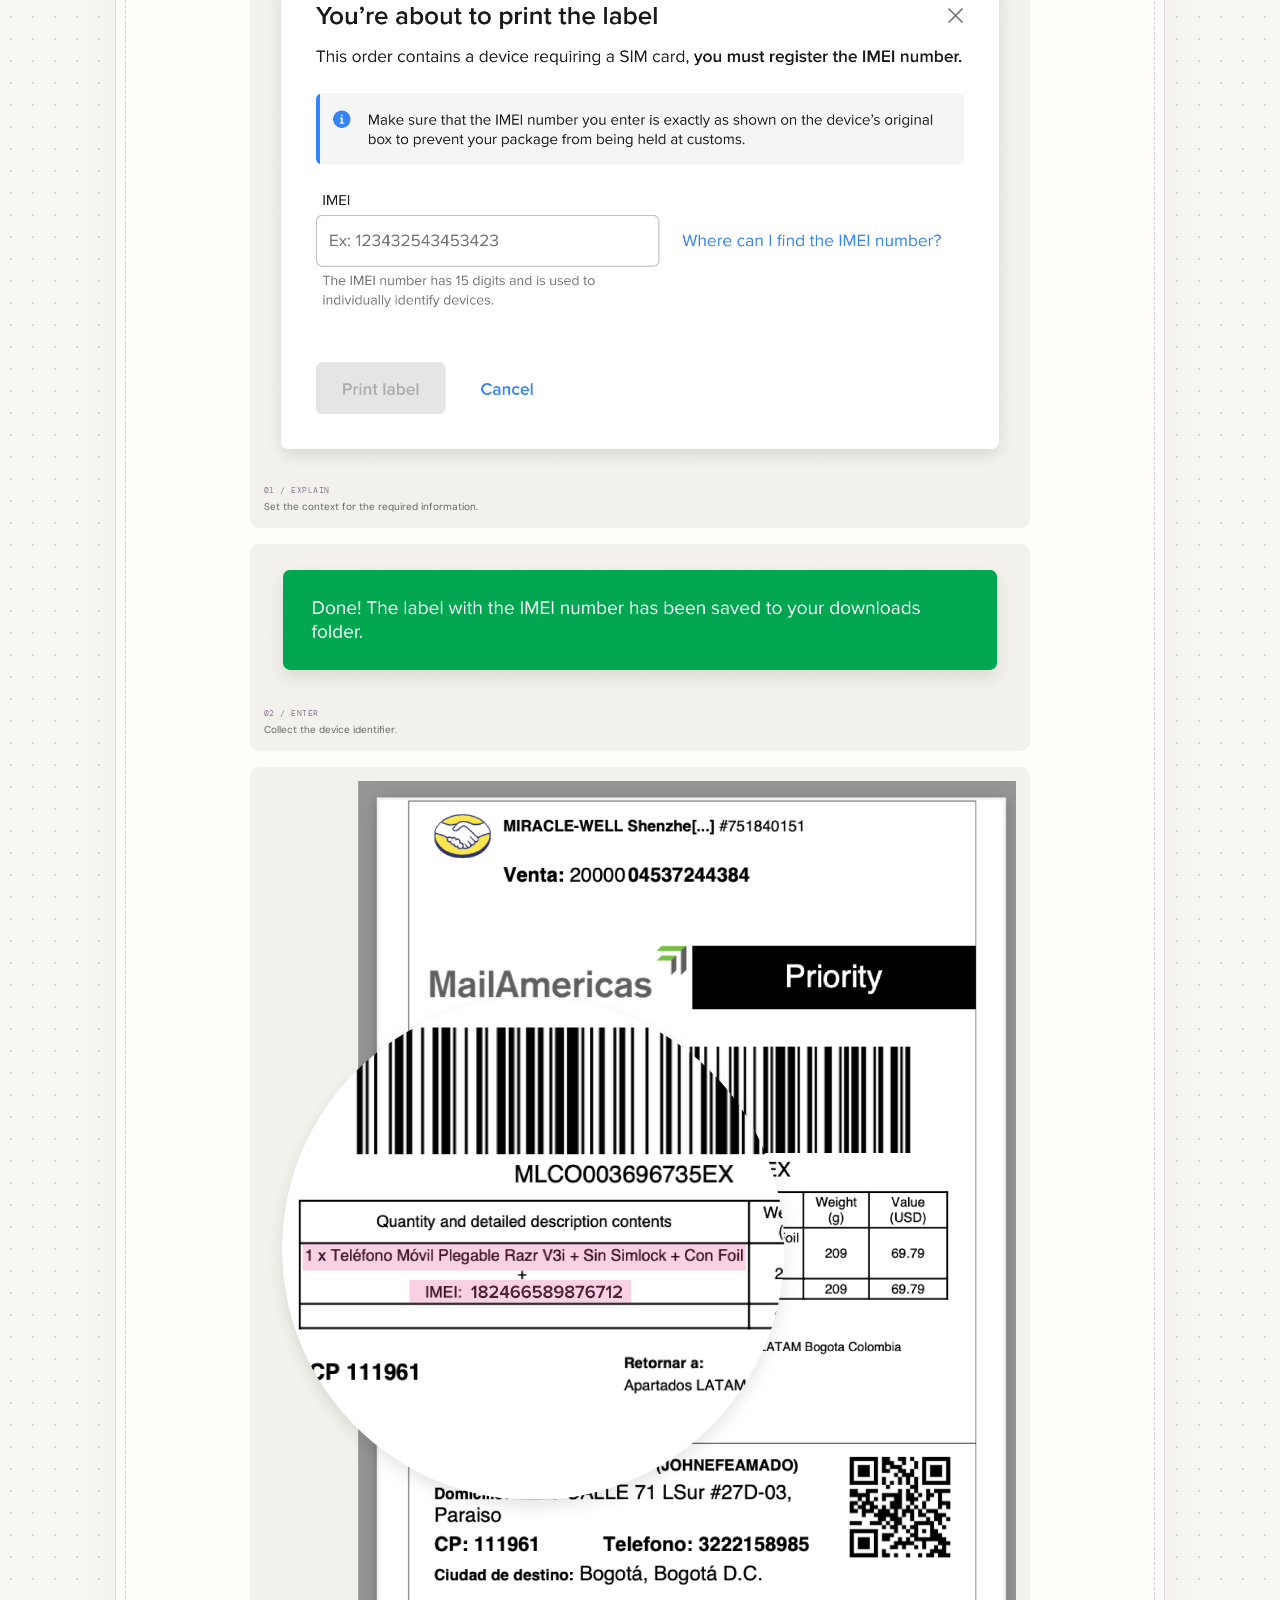
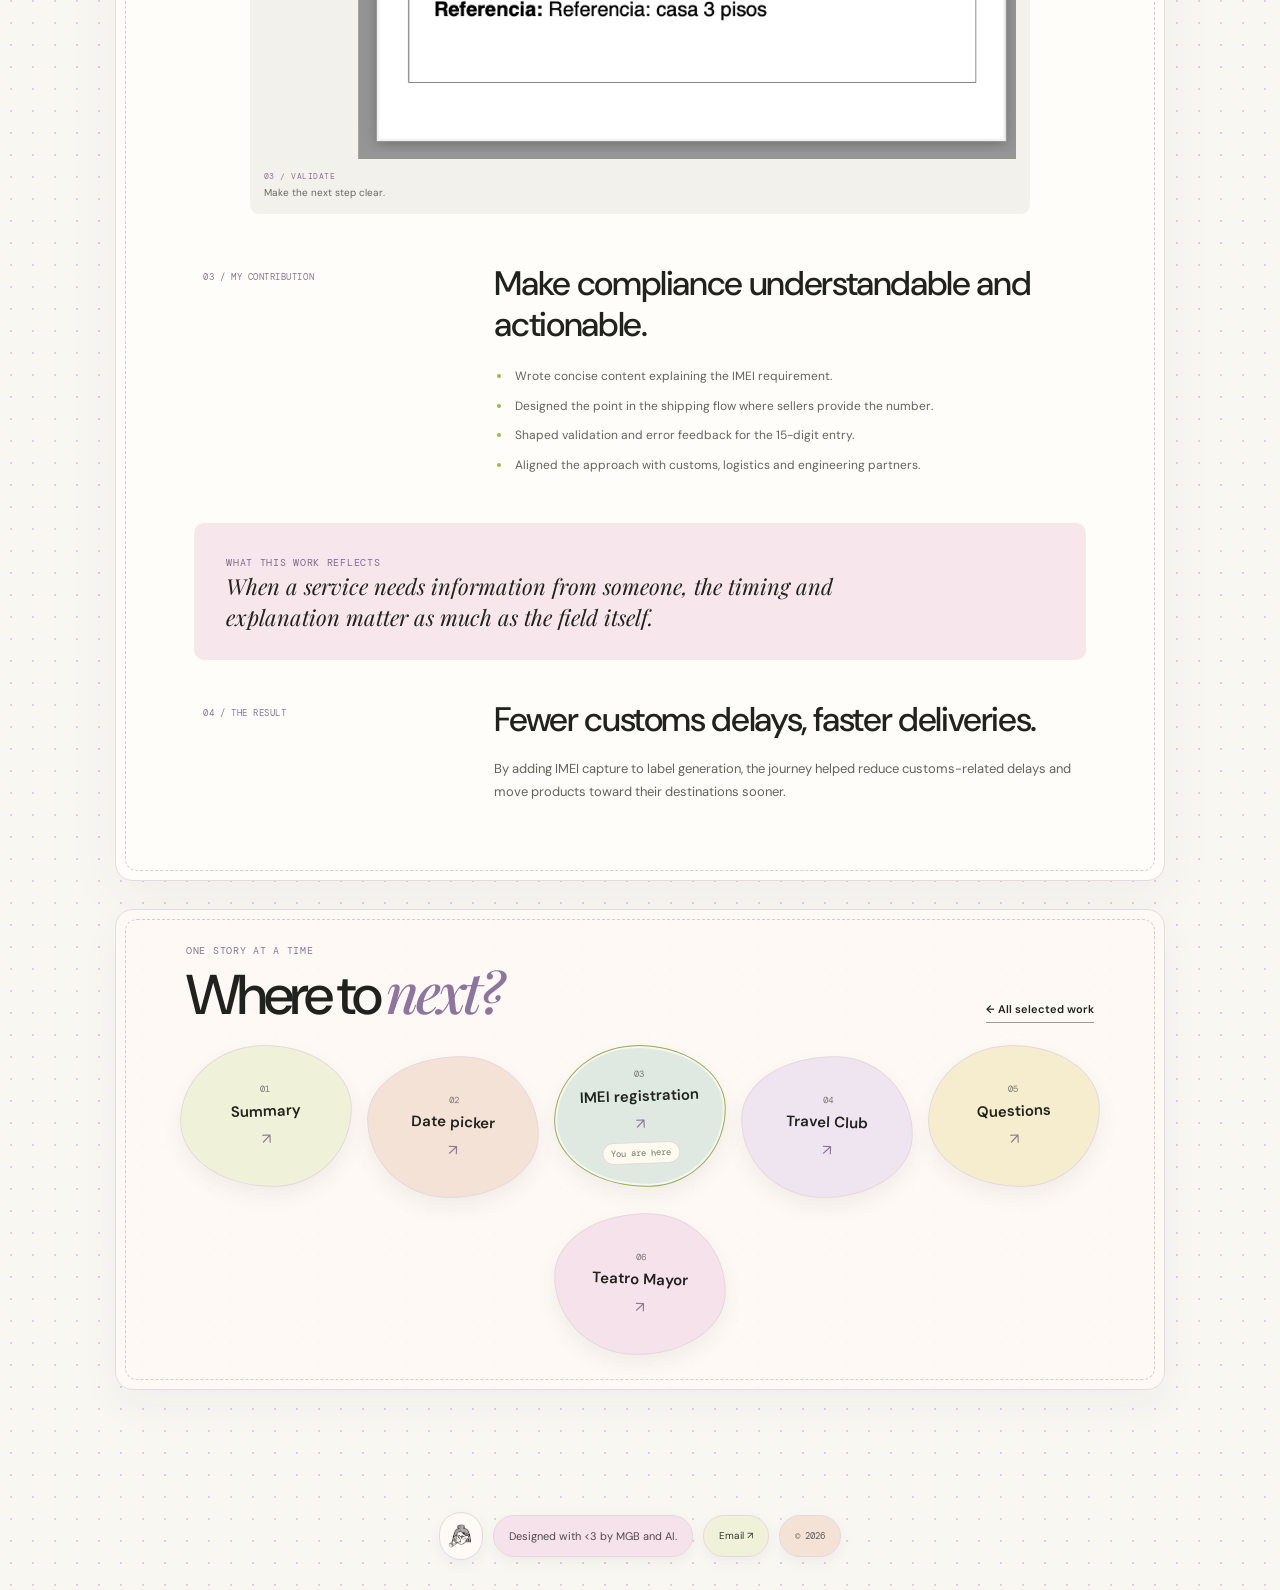
<file: imei-registration.html>
<!doctype html><html lang="en"><head><meta charset="utf-8"><meta name="viewport" content="width=device-width, initial-scale=1"><meta name="theme-color" content="#f5f4ef"><meta name="description" content="Bringing device IMEI collection into the label-generation flow for Global Selling."><title>IMEI registration · Mercado Libre — Maria Gabriela Bonilla Amador</title><link rel="preconnect" href="https://fonts.googleapis.com"><link rel="preconnect" href="https://fonts.gstatic.com" crossorigin><link href="https://fonts.googleapis.com/css2?family=DM+Mono:wght@400;500&family=DM+Sans:wght@400;500;600;700&family=Playfair+Display:ital,wght@0,500;0,600;1,500;1,600&display=swap" rel="stylesheet"><link rel="stylesheet" href="styles.css"><link rel="stylesheet" href="portfolio-overrides.css"><link rel="stylesheet" href="case-studies.css"><link rel="stylesheet" href="editorial.css"><link rel="stylesheet" href="visitor.css"><link rel="stylesheet" href="meli-case.css"></head><body class="case-page"><a class="skip-link" href="#main">Skip to content</a><header class="site-header"><a class="wordmark wordmark-image" href="index.html" aria-label="Gaby Bonilla home"><img src="assets/photo-notion.png" alt=""></a><nav aria-label="Main navigation"><a href="work.html">Some of My Work</a><a href="cv.html">The Gaby Multiverse</a><button class="visitor-name-control" id="visitor-name-control" type="button" aria-haspopup="dialog" aria-controls="visitor-name-dialog" aria-label="Change your cursor name, currently You"><span aria-hidden="true">✳</span><span id="visitor-name-nav">You</span><span class="visitor-edit-icon" aria-hidden="true">↗</span></button><button class="nav-contact" type="button">Let’s connect, your way <span aria-hidden="true">↗</span></button></nav></header><main id="main" class="project-case-main"><a class="back-link project-back-link" href="work.html">← All selected work</a><article class="case-study" id="imei-registration">
      <header class="case-heading"><div><p class="eyebrow"><span class="case-number">03</span> Mercado Libre - IMEI incorporation</p><h2>Ask for the right detail<br><em>at the right time.</em></h2></div><p class="case-deck">Bringing device IMEI collection into the label-generation flow for Global Selling.</p></header>
      <div class="case-hero case-hero-imei"><img src="assets/previous-work/imei-registration-mercado-libre.png" alt="Mercado Libre IMEI registration project overview"></div>
      <dl class="project-facts"><div><dt>Focus</dt><dd>UX writing · Flow design<br>Validation feedback</dd></div><div><dt>Context</dt><dd>Global Selling · Colombia<br>Customs requirements</dd></div><div><dt>My contribution</dt><dd>Copy, collection flow,<br>validation and alignment</dd></div></dl>
      <div class="case-copy-grid"><div class="case-label">01 / The challenge</div><div class="case-copy"><h3>Customs information was creating manual work.</h3><p>Mobile devices required an IMEI as part of the customs process. Collecting it outside the shipping flow could lead to holds and extra manual effort. The experience needed to make the requirement clear and capture a valid 15-digit number as sellers generated labels.</p></div></div>
      <div class="case-copy-grid"><div class="case-label">02 / The design response</div><div class="case-copy"><h3>Build the requirement into the task already underway.</h3><p>The solution added IMEI collection to label generation, with a clear explanation of why the information was needed, validation in the entry flow, visibility on the printed label and support for bulk printing across multiple shipments.</p></div></div>
      <div class="case-image-pair case-image-pair-three"><figure><img src="assets/previous-work/imei-registration-first-image.png" alt="IMEI project flow, first screen"><figcaption><span>01 / Explain</span>Set the context for the required information.</figcaption></figure><figure><img src="assets/previous-work/imei-registration-second-image.png" alt="IMEI project flow, second screen"><figcaption><span>02 / Enter</span>Collect the device identifier.</figcaption></figure><figure><img src="assets/previous-work/imei-registration-third-image.png" alt="IMEI project flow, third screen"><figcaption><span>03 / Validate</span>Make the next step clear.</figcaption></figure></div>
      <div class="case-copy-grid"><div class="case-label">03 / My contribution</div><div class="case-copy"><h3>Make compliance understandable and actionable.</h3><ul class="case-bullets"><li>Wrote concise content explaining the IMEI requirement.</li><li>Designed the point in the shipping flow where sellers provide the number.</li><li>Shaped validation and error feedback for the 15-digit entry.</li><li>Aligned the approach with customs, logistics and engineering partners.</li></ul></div></div>
      <div class="case-takeaway"><span class="eyebrow">What this work reflects</span><p>When a service needs information from someone, the timing and explanation matter as much as the field itself.</p></div>
      <div class="case-copy-grid imei-result"><div class="case-label">04 / The result</div><div class="case-copy"><h3>Fewer customs delays, faster deliveries.</h3><p>By adding IMEI capture to label generation, the journey helped reduce customs-related delays and move products toward their destinations sooner.</p></div></div>
    </article><section class="project-next" aria-labelledby="project-next-title"><div class="project-next-heading"><p class="eyebrow">One story at a time</p><h2 id="project-next-title">Where to <em>next?</em></h2><a class="project-overview-return" href="work.html">← All selected work</a></div><nav class="project-bubbles" aria-label="Explore another project"><a class="project-bubble bubble-1" href="summary.html"><span>01</span><strong>Summary</strong><i aria-hidden="true">↗</i></a><a class="project-bubble bubble-2" href="date-picker.html"><span>02</span><strong>Date picker</strong><i aria-hidden="true">↗</i></a><a class="project-bubble bubble-3" href="imei-registration.html" aria-current="page"><span>03</span><strong>IMEI registration</strong><i aria-hidden="true">↗</i><span class="project-current-label">You are here</span></a><a class="project-bubble bubble-4" href="travel-club.html"><span>04</span><strong>Travel Club</strong><i aria-hidden="true">↗</i></a><a class="project-bubble bubble-5" href="questions.html"><span>05</span><strong>Questions</strong><i aria-hidden="true">↗</i></a><a class="project-bubble bubble-6" href="teatro-mayor.html"><span>06</span><strong>Teatro Mayor</strong><i aria-hidden="true">↗</i></a></nav></section></main><footer class="site-footer"><a class="wordmark wordmark-image" href="index.html" aria-label="Gaby Bonilla home"><img src="assets/photo-notion.png" alt=""></a><p>Designed with &lt;3 by MGB and AI.</p><div class="footer-links"><a href="mailto:gabonilla1594@gmail.com">Email ↗</a></div><span class="copyright">© 2026</span></footer><dialog class="visitor-name-dialog" id="visitor-name-dialog" aria-labelledby="visitor-name-title"><button class="visitor-dialog-close" type="button" aria-label="Close name settings">×</button><p class="eyebrow">Make this space yours</p><h2 id="visitor-name-title">What should your cursor say?</h2><form id="visitor-name-form"><label for="visitor-name-input">Name or nickname</label><input id="visitor-name-input" name="visitorName" type="text" maxlength="24" autocomplete="nickname" placeholder="You"><p class="visitor-name-note" id="visitor-name-note">This name is saved only in this browser. Other visitors won’t see it.</p><div class="visitor-dialog-actions"><button class="visitor-reset" id="visitor-name-reset" type="button">Use “You”</button><button class="visitor-save" type="submit">Save name <span aria-hidden="true">↗</span></button></div></form></dialog><div class="visitor-cursor-trail" id="visitor-cursor-trail" aria-hidden="true"></div><div class="visitor-cursor" id="visitor-cursor" aria-hidden="true"><svg class="visitor-cursor-spark" viewBox="0 0 24 28" focusable="false"><path d="M3.5 2v20l5.2-5.1 3.6 8.1 3.3-1.5-3.5-7.9 7.7-.4L3.5 2Z"/></svg><svg class="visitor-cursor-hand" viewBox="0 0 24 28" focusable="false" aria-hidden="true"><path d="M8.1 13.2V4.5a1.9 1.9 0 0 1 3.8 0v6.2a1.8 1.8 0 0 1 3 .9 1.8 1.8 0 0 1 2.8 1.2 1.8 1.8 0 0 1 2.8 1.5v3.1a7.3 7.3 0 0 1-7.3 7.3h-2.1a6.5 6.5 0 0 1-5.6-3.2l-3-5a1.8 1.8 0 0 1 3-1.9l2.6 3.1v-4.5Z"/></svg><span class="visitor-cursor-label" id="visitor-cursor-label">You</span></div><script src="contact-hub.js" defer></script><script src="visitor-cursor.js" defer></script><script src="case-image-zoom.js" defer></script></body></html>
</file>
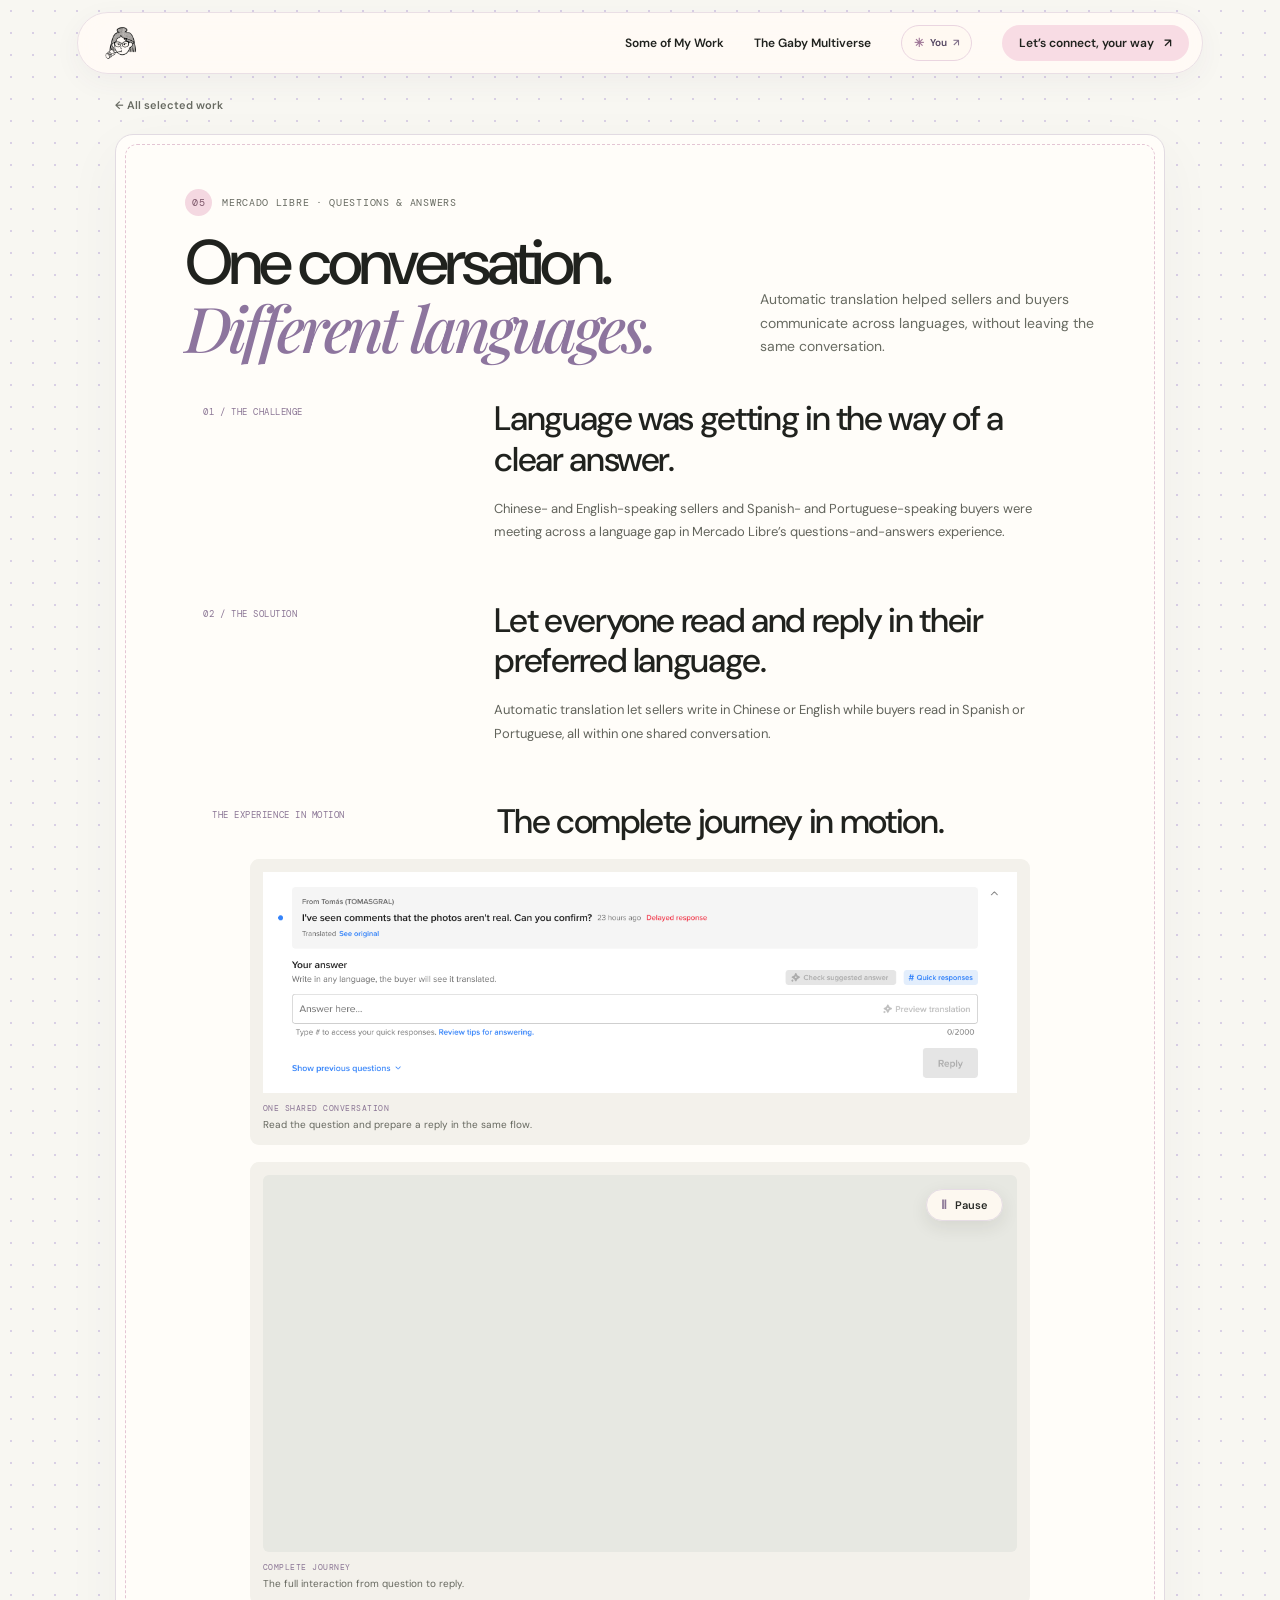
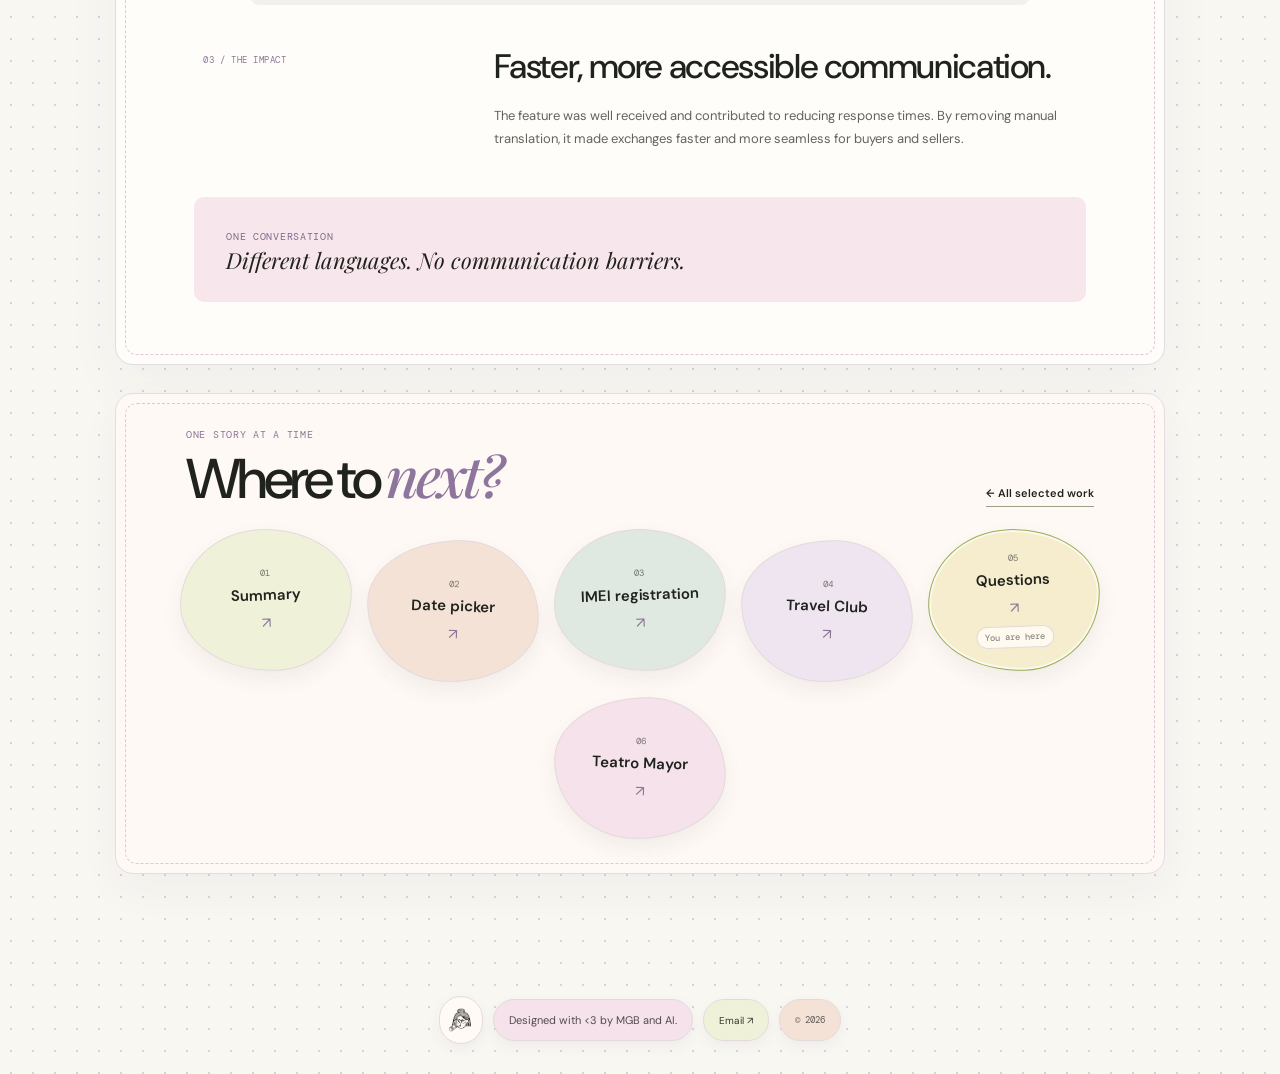
<file: questions.html>
<!doctype html><html lang="en"><head><meta charset="utf-8"><meta name="viewport" content="width=device-width, initial-scale=1"><meta name="theme-color" content="#f5f4ef"><meta name="description" content="An automatic translation feature that helped Mercado Libre sellers and buyers communicate across Chinese, English, Spanish and Portuguese."><title>Questions &amp; Answers · Mercado Libre — Maria Gabriela Bonilla Amador</title><link rel="preconnect" href="https://fonts.googleapis.com"><link rel="preconnect" href="https://fonts.gstatic.com" crossorigin><link href="https://fonts.googleapis.com/css2?family=DM+Mono:wght@400;500&family=DM+Sans:wght@400;500;600;700&family=Playfair+Display:ital,wght@0,500;0,600;1,500;1,600&display=swap" rel="stylesheet"><link rel="stylesheet" href="styles.css"><link rel="stylesheet" href="portfolio-overrides.css"><link rel="stylesheet" href="case-studies.css"><link rel="stylesheet" href="editorial.css"><link rel="stylesheet" href="visitor.css"><link rel="stylesheet" href="meli-case.css"></head><body class="case-page"><header class="site-header"><a class="wordmark wordmark-image" href="index.html" aria-label="Gaby Bonilla home"><img src="assets/photo-notion.png" alt=""></a><nav aria-label="Main navigation"><a href="work.html">Some of My Work</a><a href="cv.html">The Gaby Multiverse</a><button class="visitor-name-control" id="visitor-name-control" type="button" aria-haspopup="dialog" aria-controls="visitor-name-dialog" aria-label="Change your cursor name, currently You"><span aria-hidden="true">✳</span><span id="visitor-name-nav">You</span><span class="visitor-edit-icon" aria-hidden="true">↗</span></button><button class="nav-contact" type="button">Let’s connect, your way <span aria-hidden="true">↗</span></button></nav></header><main id="main" class="project-case-main"><a class="back-link project-back-link" href="work.html">← All selected work</a><article class="case-study questions-study" id="questions-translation">
  <header class="case-heading"><div><p class="eyebrow"><span class="case-number">05</span> Mercado Libre · Questions &amp; Answers</p><h2>One conversation.<br><em>Different languages.</em></h2></div><p class="case-deck">Automatic translation helped sellers and buyers communicate across languages, without leaving the same conversation.</p></header>
  <div class="case-copy-grid"><div class="case-label">01 / The challenge</div><div class="case-copy"><h3>Language was getting in the way of a clear answer.</h3><p>Chinese- and English-speaking sellers and Spanish- and Portuguese-speaking buyers were meeting across a language gap in Mercado Libre’s questions-and-answers experience.</p></div></div>
  <div class="case-copy-grid"><div class="case-label">02 / The solution</div><div class="case-copy"><h3>Let everyone read and reply in their preferred language.</h3><p>Automatic translation let sellers write in Chinese or English while buyers read in Spanish or Portuguese, all within one shared conversation.</p></div></div>
  <section class="questions-video-section questions-storytelling" aria-labelledby="questions-video-title"><div class="case-copy-grid questions-video-heading"><div class="case-label">The experience in motion</div><div class="case-copy"><h3 id="questions-video-title">The complete journey in motion.</h3></div></div><div class="questions-story-stack"><figure class="questions-shared-figure"><img src="assets/meli/03_QUESTIONS/1920.png" alt="Seller view of a buyer question with translated content and a reply field"><figcaption><span>One shared conversation</span>Read the question and prepare a reply in the same flow.</figcaption></figure><figure><div class="questions-video-frame"><video class="questions-video" muted loop playsinline preload="metadata" aria-label="Complete journey through the Questions translation experience"><source src="assets/meli/06_VIDEOS/QUESTIONS/complete-journey.mp4" type="video/mp4">Your browser does not support embedded video.</video><button class="questions-video-toggle" type="button" aria-label="Play Complete journey video" aria-pressed="true"><span class="questions-video-icon" aria-hidden="true">▶</span><span class="questions-video-toggle-label">Play</span></button></div><figcaption><span>Complete journey</span>The full interaction from question to reply.</figcaption></figure></div></section>
  <div class="case-copy-grid questions-impact"><div class="case-label">03 / The impact</div><div class="case-copy"><h3>Faster, more accessible communication.</h3><p>The feature was well received and contributed to reducing response times. By removing manual translation, it made exchanges faster and more seamless for buyers and sellers.</p></div></div>
  <div class="case-takeaway"><span class="eyebrow">One conversation</span><p>Different languages. No communication barriers.</p></div>
</article><section class="project-next" aria-labelledby="project-next-title"><div class="project-next-heading"><p class="eyebrow">One story at a time</p><h2 id="project-next-title">Where to <em>next?</em></h2><a class="project-overview-return" href="work.html">← All selected work</a></div><nav class="project-bubbles" aria-label="Explore another project"><a class="project-bubble bubble-1" href="summary.html"><span>01</span><strong>Summary</strong><i aria-hidden="true">↗</i></a><a class="project-bubble bubble-2" href="date-picker.html"><span>02</span><strong>Date picker</strong><i aria-hidden="true">↗</i></a><a class="project-bubble bubble-3" href="imei-registration.html"><span>03</span><strong>IMEI registration</strong><i aria-hidden="true">↗</i></a><a class="project-bubble bubble-4" href="travel-club.html"><span>04</span><strong>Travel Club</strong><i aria-hidden="true">↗</i></a><a class="project-bubble bubble-5" href="questions.html" aria-current="page"><span>05</span><strong>Questions</strong><i aria-hidden="true">↗</i><span class="project-current-label">You are here</span></a><a class="project-bubble bubble-6" href="teatro-mayor.html"><span>06</span><strong>Teatro Mayor</strong><i aria-hidden="true">↗</i></a></nav></section></main><footer class="site-footer"><a class="wordmark wordmark-image" href="index.html" aria-label="Gaby Bonilla home"><img src="assets/photo-notion.png" alt=""></a><p>Designed with &lt;3 by MGB and AI.</p><div class="footer-links"><a href="mailto:gabonilla1594@gmail.com">Email ↗</a></div><span class="copyright">© 2026</span></footer><dialog class="visitor-name-dialog" id="visitor-name-dialog" aria-labelledby="visitor-name-title"><button class="visitor-dialog-close" type="button" aria-label="Close name settings">×</button><p class="eyebrow">Make this space yours</p><h2 id="visitor-name-title">What should your cursor say?</h2><form id="visitor-name-form"><label for="visitor-name-input">Name or nickname</label><input id="visitor-name-input" name="visitorName" type="text" maxlength="24" autocomplete="nickname" placeholder="You"><p class="visitor-name-note" id="visitor-name-note">This name is saved only in this browser. Other visitors won’t see it.</p><div class="visitor-dialog-actions"><button class="visitor-reset" id="visitor-name-reset" type="button">Use “You”</button><button class="visitor-save" type="submit">Save name <span aria-hidden="true">↗</span></button></div></form></dialog><div class="visitor-cursor-trail" id="visitor-cursor-trail" aria-hidden="true"></div><div class="visitor-cursor" id="visitor-cursor" aria-hidden="true"><svg class="visitor-cursor-spark" viewBox="0 0 24 28" focusable="false"><path d="M3.5 2v20l5.2-5.1 3.6 8.1 3.3-1.5-3.5-7.9 7.7-.4L3.5 2Z"/></svg><svg class="visitor-cursor-hand" viewBox="0 0 24 28" focusable="false" aria-hidden="true"><path d="M8.1 13.2V4.5a1.9 1.9 0 0 1 3.8 0v6.2a1.8 1.8 0 0 1 3 .9 1.8 1.8 0 0 1 2.8 1.2 1.8 1.8 0 0 1 2.8 1.5v3.1a7.3 7.3 0 0 1-7.3 7.3h-2.1a6.5 6.5 0 0 1-5.6-3.2l-3-5a1.8 1.8 0 0 1 3-1.9l2.6 3.1v-4.5Z"/></svg><span class="visitor-cursor-label" id="visitor-cursor-label">You</span></div><script src="contact-hub.js" defer></script><script src="visitor-cursor.js" defer></script><script>
(()=>{const frames=document.querySelectorAll('.questions-video-frame');const reduceMotion=window.matchMedia('(prefers-reduced-motion: reduce)').matches;frames.forEach(frame=>{const video=frame.querySelector('video');const button=frame.querySelector('.questions-video-toggle');const icon=button.querySelector('.questions-video-icon');const label=button.querySelector('.questions-video-toggle-label');const title=frame.closest('figure').querySelector('figcaption span').textContent;const sync=()=>{const paused=video.paused;label.textContent=paused?'Play':'Pause';icon.textContent=paused?'▶':'Ⅱ';button.setAttribute('aria-label',(paused?'Play ':'Pause ')+title+' video');button.setAttribute('aria-pressed',String(paused));frame.classList.toggle('is-playing',!paused);};button.addEventListener('click',()=>video.paused?video.play():video.pause());video.addEventListener('play',sync);video.addEventListener('pause',sync);if(!reduceMotion)video.play().catch(sync);sync();});})();
</script><script src="case-image-zoom.js" defer></script></body></html>
</file>
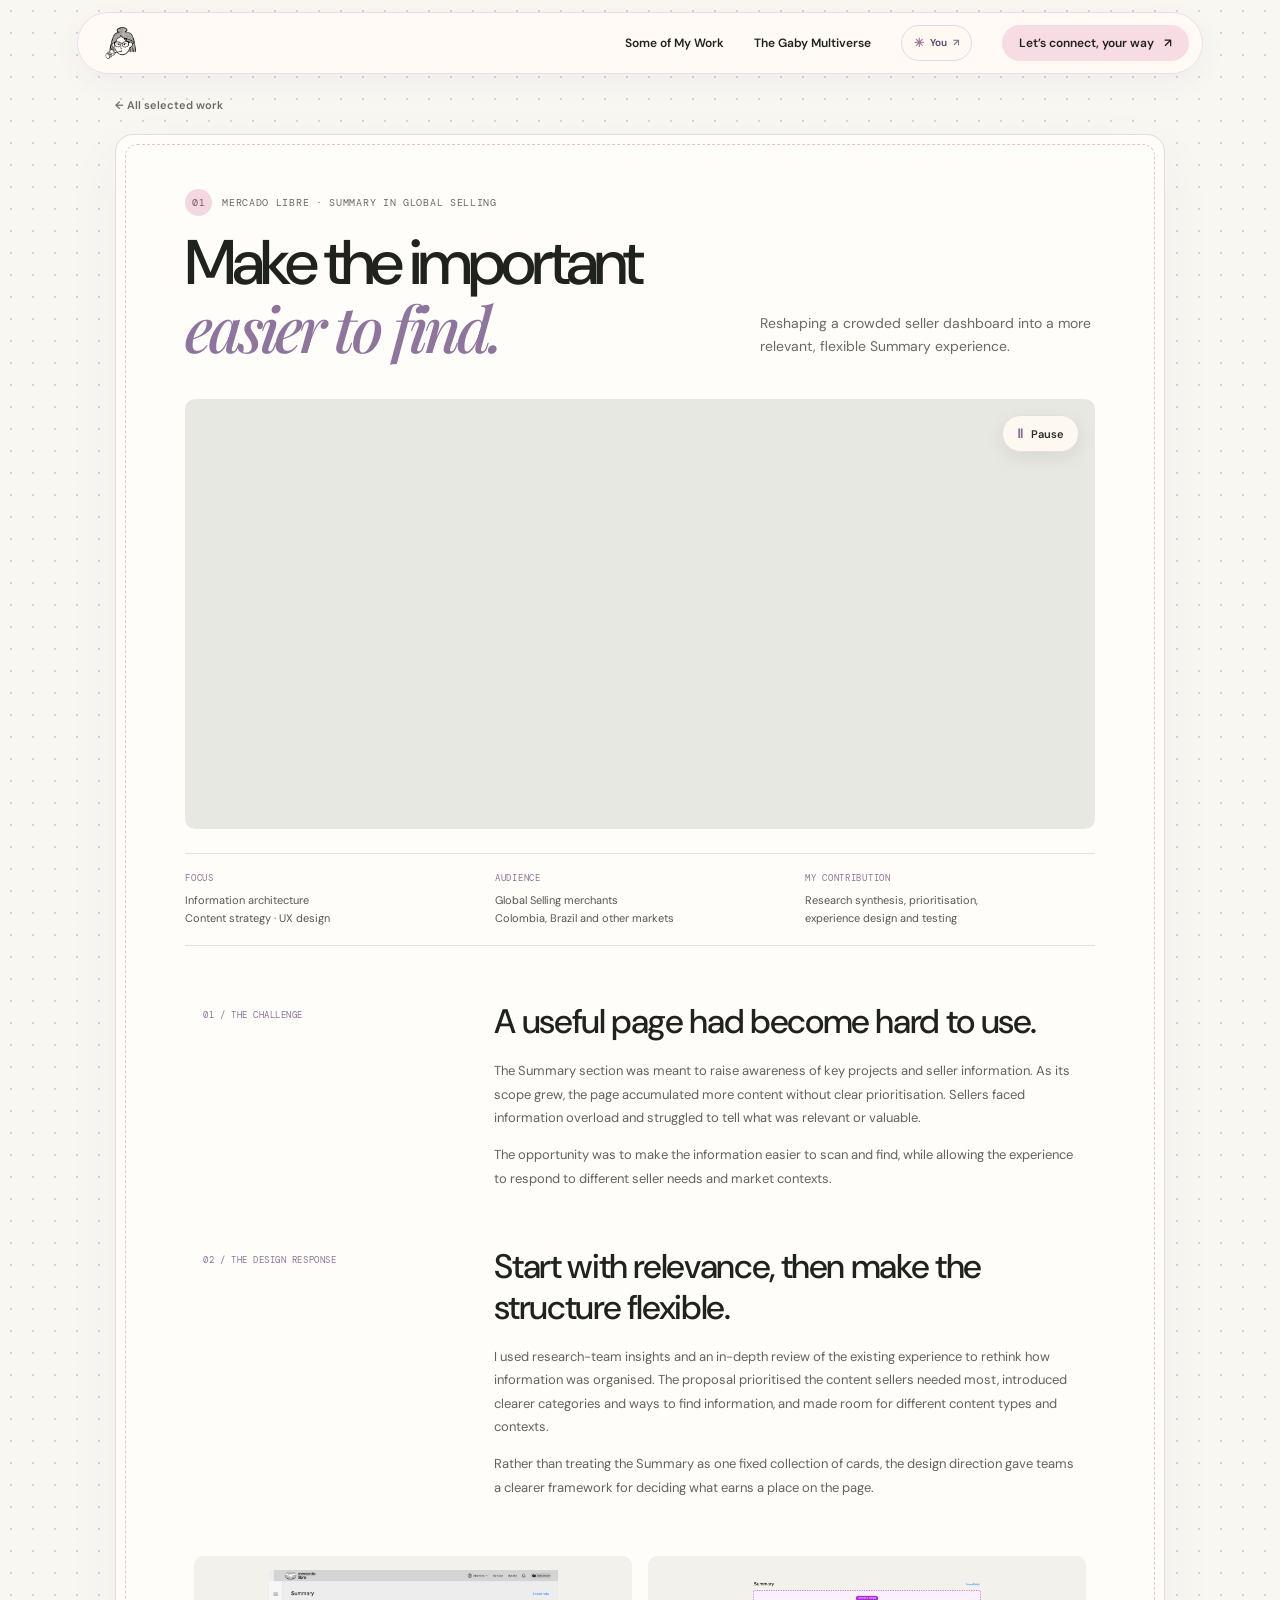
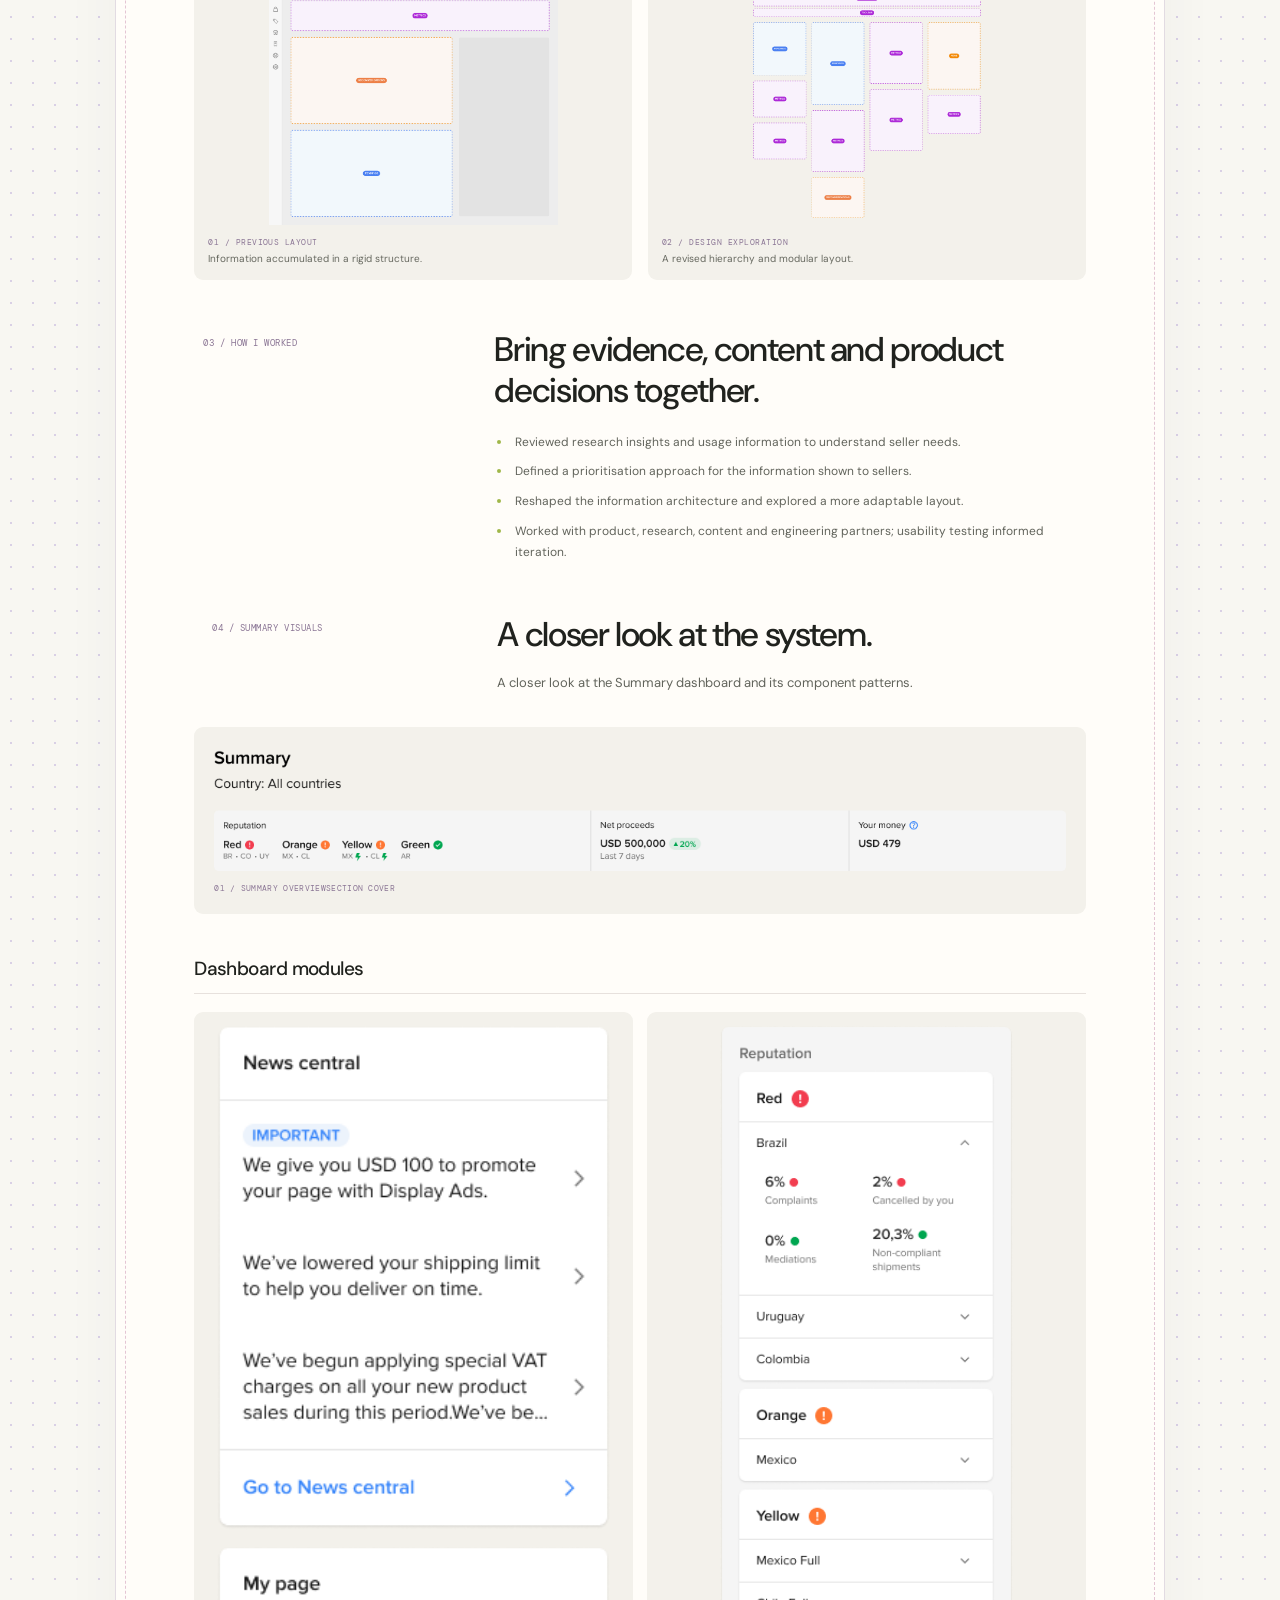
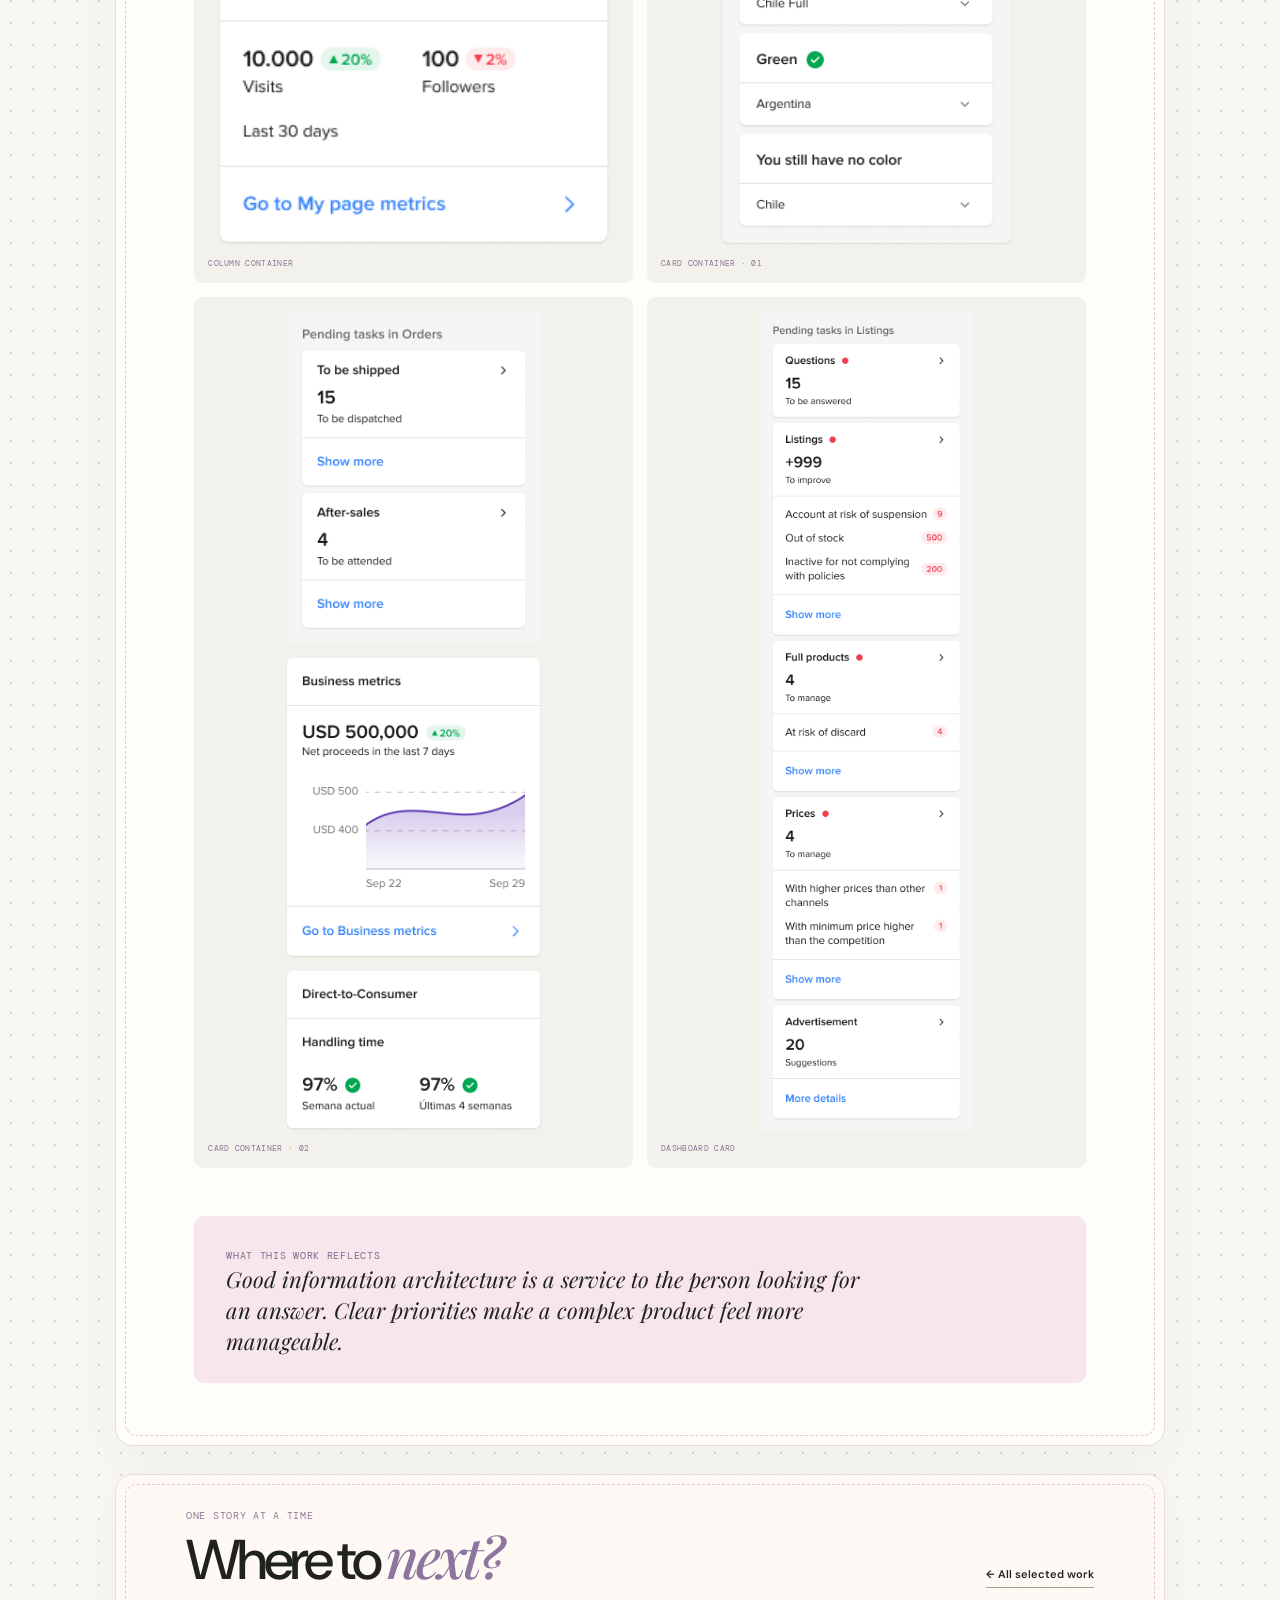
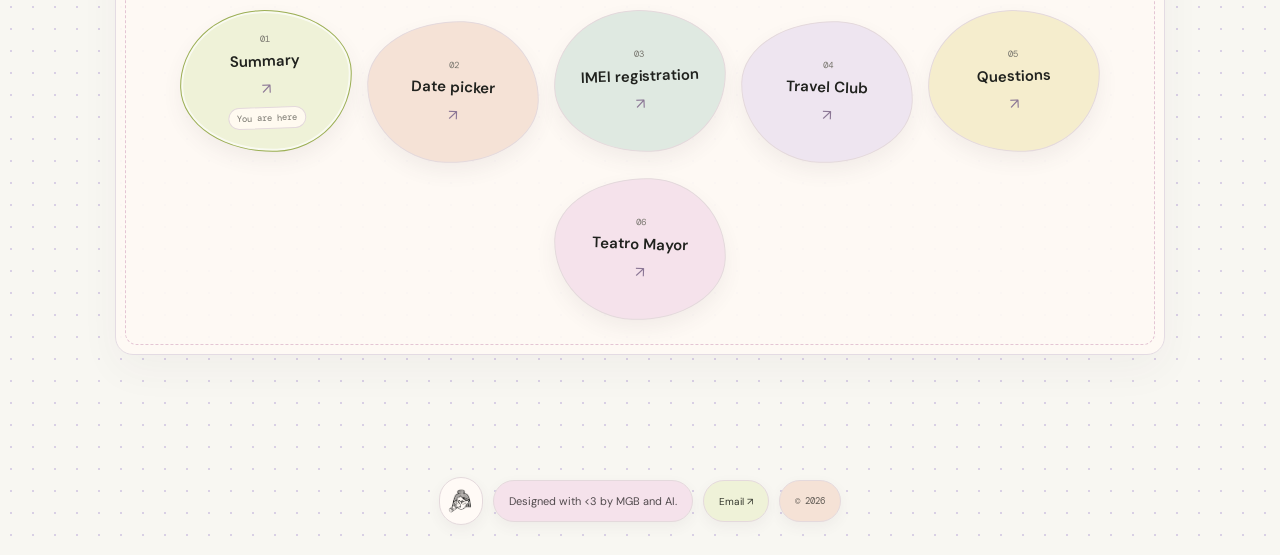
<file: summary.html>
<!doctype html><html lang="en"><head><meta charset="utf-8"><meta name="viewport" content="width=device-width, initial-scale=1"><meta name="theme-color" content="#f5f4ef"><meta name="description" content="Reshaping Mercado Libre’s seller dashboard into a more relevant, flexible Summary experience."><title>Summary · Global Selling — Maria Gabriela Bonilla Amador</title><link rel="preconnect" href="https://fonts.googleapis.com"><link rel="preconnect" href="https://fonts.gstatic.com" crossorigin><link href="https://fonts.googleapis.com/css2?family=DM+Mono:wght@400;500&family=DM+Sans:wght@400;500;600;700&family=Playfair+Display:ital,wght@0,500;0,600;1,500;1,600&display=swap" rel="stylesheet"><link rel="stylesheet" href="styles.css"><link rel="stylesheet" href="portfolio-overrides.css"><link rel="stylesheet" href="case-studies.css"><link rel="stylesheet" href="editorial.css"><link rel="stylesheet" href="visitor.css"><link rel="stylesheet" href="meli-case.css"></head><body class="case-page"><a class="skip-link" href="#main">Skip to content</a><header class="site-header"><a class="wordmark wordmark-image" href="index.html" aria-label="Gaby Bonilla home"><img src="assets/photo-notion.png" alt=""></a><nav aria-label="Main navigation"><a href="work.html">Some of My Work</a><a href="cv.html">The Gaby Multiverse</a><button class="visitor-name-control" id="visitor-name-control" type="button" aria-haspopup="dialog" aria-controls="visitor-name-dialog" aria-label="Change your cursor name, currently You"><span aria-hidden="true">✳</span><span id="visitor-name-nav">You</span><span class="visitor-edit-icon" aria-hidden="true">↗</span></button><button class="nav-contact" type="button">Let’s connect, your way <span aria-hidden="true">↗</span></button></nav></header><main id="main" class="project-case-main"><a class="back-link project-back-link" href="work.html">← All selected work</a><article class="case-study" id="global-selling-summary">
      <header class="case-heading"><div><p class="eyebrow"><span class="case-number">01</span> Mercado Libre · Summary in Global Selling</p><h2>Make the important<br><em>easier to find.</em></h2></div><p class="case-deck">Reshaping a crowded seller dashboard into a more relevant, flexible Summary experience.</p></header>
      <div class="case-hero case-hero-meli case-hero-video"><video class="summary-hero-video" muted loop playsinline aria-label="A walkthrough of the Mercado Libre Summary dashboard redesign"><source src="assets/meli/06_VIDEOS/SUMMARY/summary-dashboard.mp4" type="video/mp4">Your browser does not support embedded video.</video><button class="summary-video-toggle" type="button" aria-label="Pause dashboard video" aria-pressed="false"><span aria-hidden="true">Ⅱ</span><span class="summary-video-toggle-label">Pause</span></button></div>
      <dl class="project-facts"><div><dt>Focus</dt><dd>Information architecture<br>Content strategy · UX design</dd></div><div><dt>Audience</dt><dd>Global Selling merchants<br>Colombia, Brazil and other markets</dd></div><div><dt>My contribution</dt><dd>Research synthesis, prioritisation,<br>experience design and testing</dd></div></dl>
      <div class="case-copy-grid"><div class="case-label">01 / The challenge</div><div class="case-copy"><h3>A useful page had become hard to use.</h3><p>The Summary section was meant to raise awareness of key projects and seller information. As its scope grew, the page accumulated more content without clear prioritisation. Sellers faced information overload and struggled to tell what was relevant or valuable.</p><p>The opportunity was to make the information easier to scan and find, while allowing the experience to respond to different seller needs and market contexts.</p></div></div>
      <div class="case-copy-grid"><div class="case-label">02 / The design response</div><div class="case-copy"><h3>Start with relevance, then make the structure flexible.</h3><p>I used research-team insights and an in-depth review of the existing experience to rethink how information was organised. The proposal prioritised the content sellers needed most, introduced clearer categories and ways to find information, and made room for different content types and contexts.</p><p>Rather than treating the Summary as one fixed collection of cards, the design direction gave teams a clearer framework for deciding what earns a place on the page.</p></div></div>
      <div class="case-image-pair"><figure><img src="assets/previous-work/summary-layout-before-impact.png" alt="Earlier Summary layout"><figcaption><span>01 / Previous layout</span>Information accumulated in a rigid structure.</figcaption></figure><figure><img src="assets/previous-work/summary-layout-after-impact.png" alt="Updated Summary layout"><figcaption><span>02 / Design exploration</span>A revised hierarchy and modular layout.</figcaption></figure></div>
      <div class="case-copy-grid"><div class="case-label">03 / How I worked</div><div class="case-copy"><h3>Bring evidence, content and product decisions together.</h3><ul class="case-bullets"><li>Reviewed research insights and usage information to understand seller needs.</li><li>Defined a prioritisation approach for the information shown to sellers.</li><li>Reshaped the information architecture and explored a more adaptable layout.</li><li>Worked with product, research, content and engineering partners; usability testing informed iteration.</li></ul></div></div>
      <section class="meli-asset-gallery" aria-labelledby="meli-assets-title">
        <div class="case-copy-grid meli-gallery-intro"><div class="case-label">04 / Summary visuals</div><div class="case-copy"><h3 id="meli-assets-title">A closer look at the system.</h3><p>A closer look at the Summary dashboard and its component patterns.</p></div></div>
        <figure class="meli-asset-figure meli-cover-figure"><img src="assets/meli/01_COVER/MELI_summary_cover.png" alt="Mercado Libre Summary section cover graphic"><figcaption><span>01 / Summary overview</span>Section cover</figcaption></figure>
        <section class="meli-gallery-group" aria-labelledby="meli-modules-title"><header class="meli-gallery-heading"><h4 id="meli-modules-title">Dashboard modules</h4></header><div class="meli-summary-grid">
          <figure class="meli-asset-figure"><img src="assets/meli/02_SUMMARY/Card_Column_Container.png" alt="Column container component from the Summary dashboard"><figcaption><span>Column container</span></figcaption></figure>
          <figure class="meli-asset-figure"><img src="assets/meli/02_SUMMARY/Card_Container-1.png" alt="Summary card container component"><figcaption><span>Card container · 01</span></figcaption></figure>
          <figure class="meli-asset-figure"><img src="assets/meli/02_SUMMARY/Card_Container.png" alt="Another Summary card container component"><figcaption><span>Card container · 02</span></figcaption></figure>
          <figure class="meli-asset-figure"><img src="assets/meli/02_SUMMARY/Card.png" alt="Individual card component from the Summary dashboard"><figcaption><span>Dashboard card</span></figcaption></figure>
        </div></section>
      </section>
      <div class="case-takeaway"><span class="eyebrow">What this work reflects</span><p>Good information architecture is a service to the person looking for an answer. Clear priorities make a complex product feel more manageable.</p></div>
      
    </article><section class="project-next" aria-labelledby="project-next-title"><div class="project-next-heading"><p class="eyebrow">One story at a time</p><h2 id="project-next-title">Where to <em>next?</em></h2><a class="project-overview-return" href="work.html">← All selected work</a></div><nav class="project-bubbles" aria-label="Explore another project"><a class="project-bubble bubble-1" href="summary.html" aria-current="page"><span>01</span><strong>Summary</strong><i aria-hidden="true">↗</i><span class="project-current-label">You are here</span></a><a class="project-bubble bubble-2" href="date-picker.html"><span>02</span><strong>Date picker</strong><i aria-hidden="true">↗</i></a><a class="project-bubble bubble-3" href="imei-registration.html"><span>03</span><strong>IMEI registration</strong><i aria-hidden="true">↗</i></a><a class="project-bubble bubble-4" href="travel-club.html"><span>04</span><strong>Travel Club</strong><i aria-hidden="true">↗</i></a><a class="project-bubble bubble-5" href="questions.html"><span>05</span><strong>Questions</strong><i aria-hidden="true">↗</i></a><a class="project-bubble bubble-6" href="teatro-mayor.html"><span>06</span><strong>Teatro Mayor</strong><i aria-hidden="true">↗</i></a></nav></section></main><footer class="site-footer"><a class="wordmark wordmark-image" href="index.html" aria-label="Gaby Bonilla home"><img src="assets/photo-notion.png" alt=""></a><p>Designed with &lt;3 by MGB and AI.</p><div class="footer-links"><a href="mailto:gabonilla1594@gmail.com">Email ↗</a></div><span class="copyright">© 2026</span></footer><dialog class="visitor-name-dialog" id="visitor-name-dialog" aria-labelledby="visitor-name-title"><button class="visitor-dialog-close" type="button" aria-label="Close name settings">×</button><p class="eyebrow">Make this space yours</p><h2 id="visitor-name-title">What should your cursor say?</h2><form id="visitor-name-form"><label for="visitor-name-input">Name or nickname</label><input id="visitor-name-input" name="visitorName" type="text" maxlength="24" autocomplete="nickname" placeholder="You"><p class="visitor-name-note" id="visitor-name-note">This name is saved only in this browser. Other visitors won’t see it.</p><div class="visitor-dialog-actions"><button class="visitor-reset" id="visitor-name-reset" type="button">Use “You”</button><button class="visitor-save" type="submit">Save name <span aria-hidden="true">↗</span></button></div></form></dialog><div class="visitor-cursor-trail" id="visitor-cursor-trail" aria-hidden="true"></div><div class="visitor-cursor" id="visitor-cursor" aria-hidden="true"><svg class="visitor-cursor-spark" viewBox="0 0 24 28" focusable="false"><path d="M3.5 2v20l5.2-5.1 3.6 8.1 3.3-1.5-3.5-7.9 7.7-.4L3.5 2Z"/></svg><svg class="visitor-cursor-hand" viewBox="0 0 24 28" focusable="false" aria-hidden="true"><path d="M8.1 13.2V4.5a1.9 1.9 0 0 1 3.8 0v6.2a1.8 1.8 0 0 1 3 .9 1.8 1.8 0 0 1 2.8 1.2 1.8 1.8 0 0 1 2.8 1.5v3.1a7.3 7.3 0 0 1-7.3 7.3h-2.1a6.5 6.5 0 0 1-5.6-3.2l-3-5a1.8 1.8 0 0 1 3-1.9l2.6 3.1v-4.5Z"/></svg><span class="visitor-cursor-label" id="visitor-cursor-label">You</span></div><script src="contact-hub.js" defer></script><script src="visitor-cursor.js" defer></script><script> (()=>{const video=document.querySelector('.summary-hero-video'),button=document.querySelector('.summary-video-toggle');if(!video||!button)return;const label=button.querySelector('.summary-video-toggle-label');const sync=()=>{const paused=video.paused;label.textContent=paused?'Play':'Pause';button.setAttribute('aria-label',paused?'Play dashboard video':'Pause dashboard video');button.setAttribute('aria-pressed',String(paused));};button.addEventListener('click',()=>video.paused?video.play():video.pause());video.addEventListener('play',sync);video.addEventListener('pause',sync);if(!matchMedia('(prefers-reduced-motion: reduce)').matches)video.play().catch(sync);sync();})();</script><script src="case-image-zoom.js" defer></script></body></html>
</file>
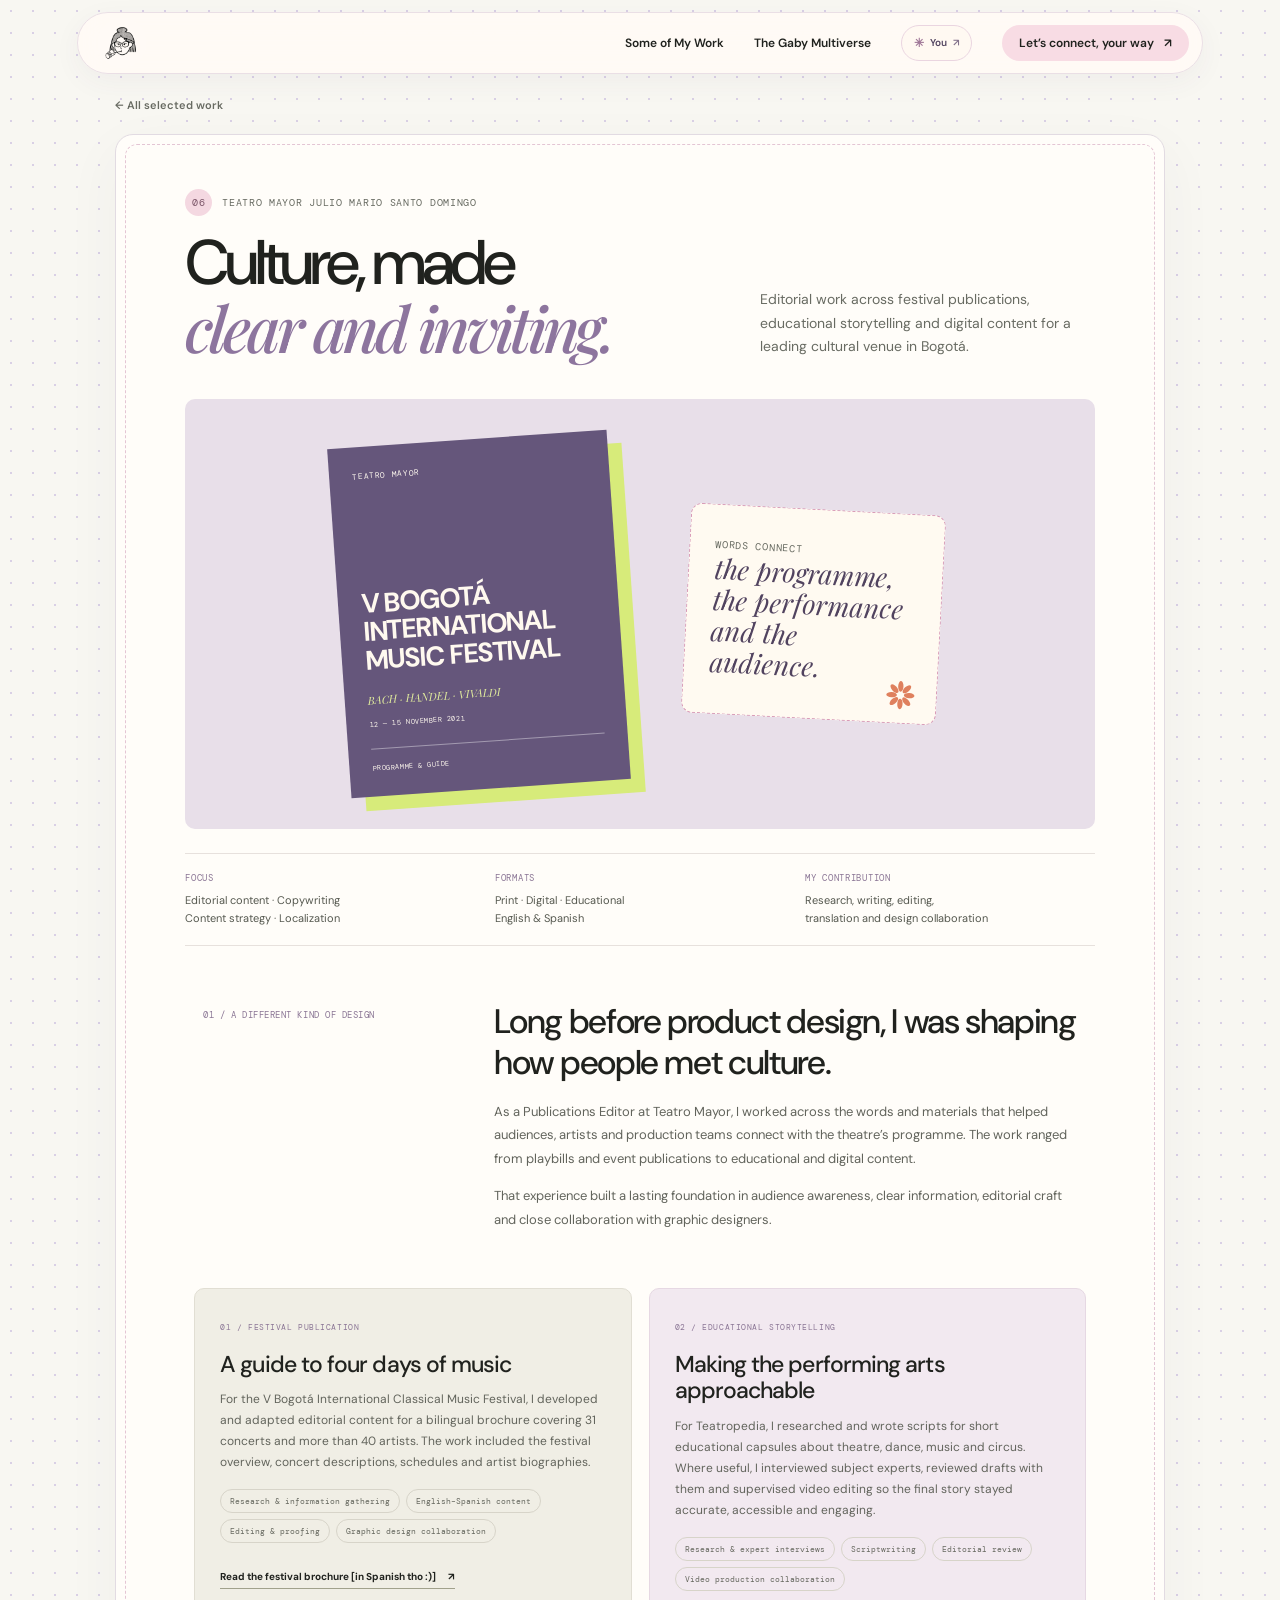
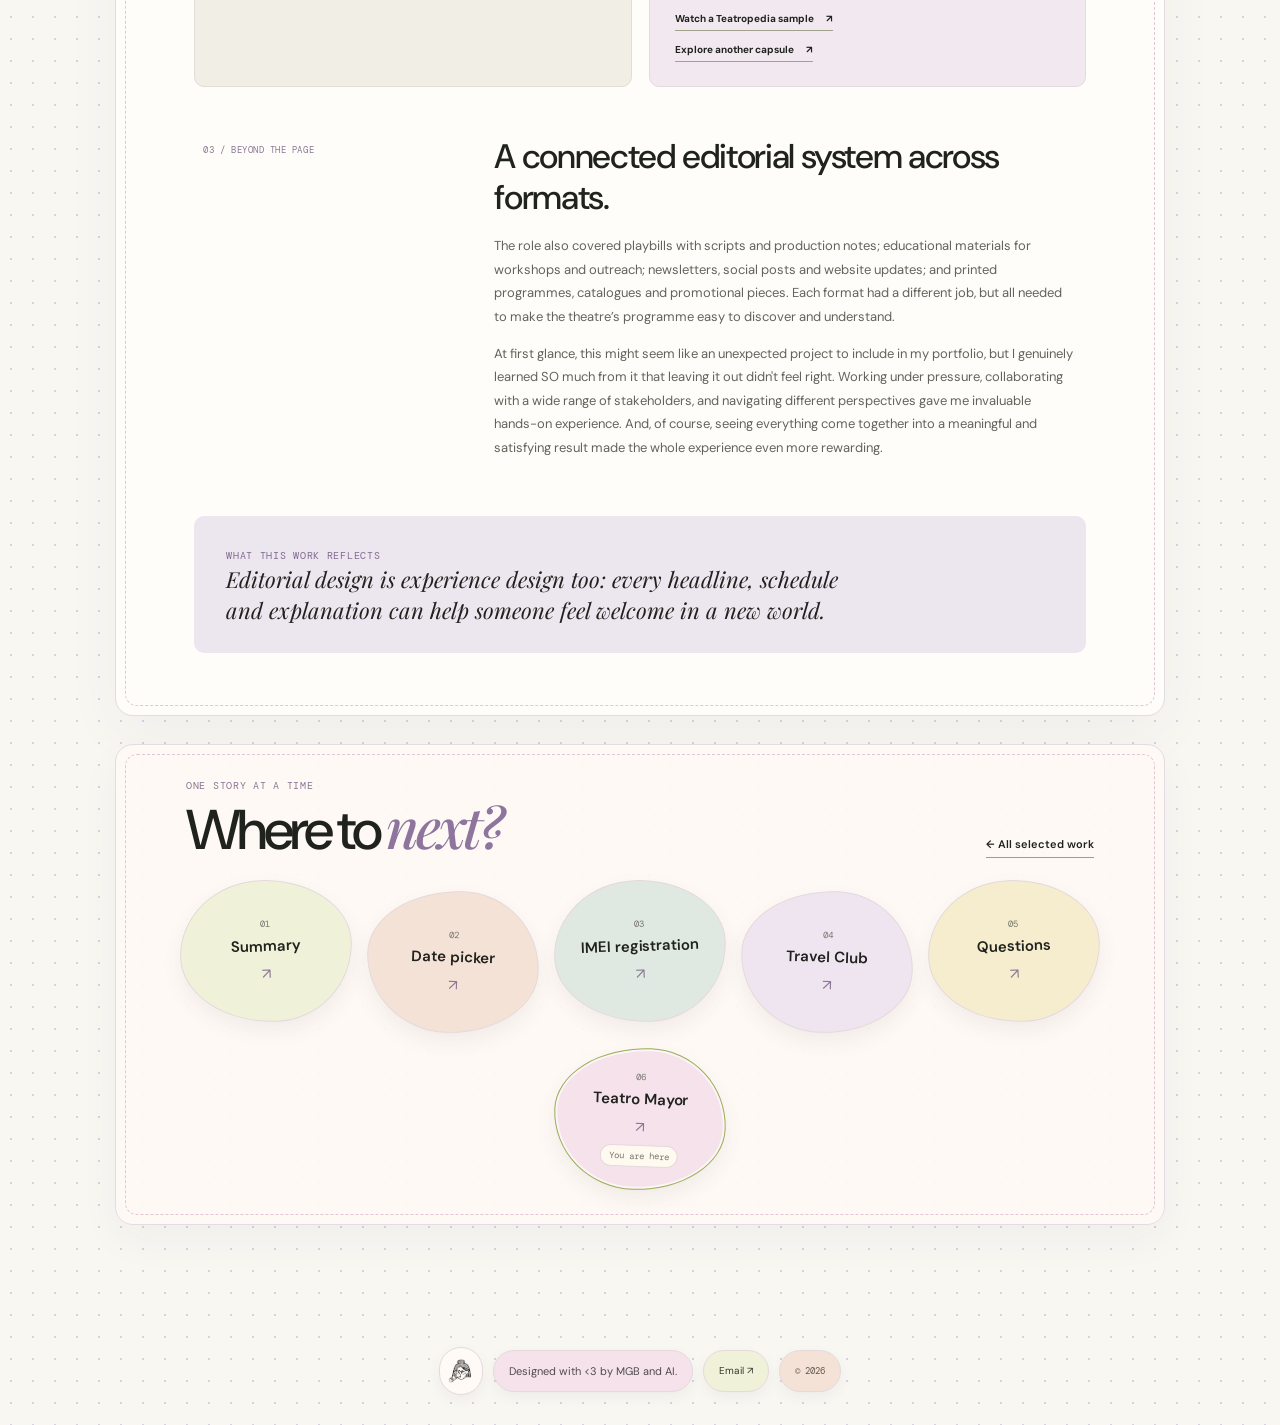
<file: teatro-mayor.html>
<!doctype html><html lang="en"><head><meta charset="utf-8"><meta name="viewport" content="width=device-width, initial-scale=1"><meta name="theme-color" content="#f5f4ef"><meta name="description" content="Editorial work across publications, educational storytelling and digital content."><title>Teatro Mayor · Editorial work — Maria Gabriela Bonilla Amador</title><link rel="preconnect" href="https://fonts.googleapis.com"><link rel="preconnect" href="https://fonts.gstatic.com" crossorigin><link href="https://fonts.googleapis.com/css2?family=DM+Mono:wght@400;500&family=DM+Sans:wght@400;500;600;700&family=Playfair+Display:ital,wght@0,500;0,600;1,500;1,600&display=swap" rel="stylesheet"><link rel="stylesheet" href="styles.css"><link rel="stylesheet" href="portfolio-overrides.css"><link rel="stylesheet" href="case-studies.css"><link rel="stylesheet" href="editorial.css"><link rel="stylesheet" href="visitor.css"><link rel="stylesheet" href="meli-case.css"></head><body class="case-page"><a class="skip-link" href="#main">Skip to content</a><header class="site-header"><a class="wordmark wordmark-image" href="index.html" aria-label="Gaby Bonilla home"><img src="assets/photo-notion.png" alt=""></a><nav aria-label="Main navigation"><a href="work.html">Some of My Work</a><a href="cv.html">The Gaby Multiverse</a><button class="visitor-name-control" id="visitor-name-control" type="button" aria-haspopup="dialog" aria-controls="visitor-name-dialog" aria-label="Change your cursor name, currently You"><span aria-hidden="true">✳</span><span id="visitor-name-nav">You</span><span class="visitor-edit-icon" aria-hidden="true">↗</span></button><button class="nav-contact" type="button">Let’s connect, your way <span aria-hidden="true">↗</span></button></nav></header><main id="main" class="project-case-main"><a class="back-link project-back-link" href="work.html">← All selected work</a><article class="case-study teatro-study" id="teatro-mayor">
      <header class="case-heading"><div><p class="eyebrow"><span class="case-number">06</span> Teatro Mayor Julio Mario Santo Domingo</p><h2>Culture, made<br><em>clear and inviting.</em></h2></div><p class="case-deck">Editorial work across festival publications, educational storytelling and digital content for a leading cultural venue in Bogotá.</p></header>
      <div class="editorial-hero"><div class="editorial-cover"><span>TEATRO MAYOR</span><strong>V BOGOTÁ<br>INTERNATIONAL<br>MUSIC FESTIVAL</strong><em>BACH · HANDEL · VIVALDI</em><small>12 — 15 NOVEMBER 2021</small><b>PROGRAMME &amp; GUIDE</b></div><div class="editorial-note"><span class="eyebrow">Words connect</span><p>the programme,<br>the performance<br>and the audience.</p><span class="editorial-flower"><svg class="flower-mark" viewBox="0 0 24 24" aria-hidden="true" focusable="false"><ellipse cx="12" cy="5.2" rx="2.05" ry="4.1"/><ellipse cx="12" cy="5.2" rx="2.05" ry="4.1" transform="rotate(45 12 12)"/><ellipse cx="12" cy="5.2" rx="2.05" ry="4.1" transform="rotate(90 12 12)"/><ellipse cx="12" cy="5.2" rx="2.05" ry="4.1" transform="rotate(135 12 12)"/><ellipse cx="12" cy="5.2" rx="2.05" ry="4.1" transform="rotate(180 12 12)"/><ellipse cx="12" cy="5.2" rx="2.05" ry="4.1" transform="rotate(225 12 12)"/><ellipse cx="12" cy="5.2" rx="2.05" ry="4.1" transform="rotate(270 12 12)"/><ellipse cx="12" cy="5.2" rx="2.05" ry="4.1" transform="rotate(315 12 12)"/></svg></span></div></div>
      <dl class="project-facts"><div><dt>Focus</dt><dd>Editorial content · Copywriting<br>Content strategy · Localization</dd></div><div><dt>Formats</dt><dd>Print · Digital · Educational<br>English &amp; Spanish</dd></div><div><dt>My contribution</dt><dd>Research, writing, editing,<br>translation and design collaboration</dd></div></dl>
      <div class="case-copy-grid"><div class="case-label">01 / A different kind of design</div><div class="case-copy"><h3>Long before product design, I was shaping how people met culture.</h3><p>As a Publications Editor at Teatro Mayor, I worked across the words and materials that helped audiences, artists and production teams connect with the theatre’s programme. The work ranged from playbills and event publications to educational and digital content.</p><p>That experience built a lasting foundation in audience awareness, clear information, editorial craft and close collaboration with graphic designers.</p></div></div>
      <div class="editorial-work-grid">
        <section class="editorial-work-card"><span class="editorial-card-index">01 / FESTIVAL PUBLICATION</span><h3>A guide to four days of music</h3><p>For the V Bogotá International Classical Music Festival, I developed and adapted editorial content for a bilingual brochure covering 31 concerts and more than 40 artists. The work included the festival overview, concert descriptions, schedules and artist biographies.</p><ul class="editorial-tags"><li>Research &amp; information gathering</li><li>English–Spanish content</li><li>Editing &amp; proofing</li><li>Graphic design collaboration</li></ul><a href="https://static.teatromayor.org/2021/Publicacion+-+V+FIMCB+2021+ESP.pdf" target="_blank" rel="noreferrer noopener">Read the festival brochure [in Spanish tho :)] <span aria-hidden="true">↗</span></a></section>
        <section class="editorial-work-card editorial-card-lilac"><span class="editorial-card-index">02 / EDUCATIONAL STORYTELLING</span><h3>Making the performing arts approachable</h3><p>For Teatropedia, I researched and wrote scripts for short educational capsules about theatre, dance, music and circus. Where useful, I interviewed subject experts, reviewed drafts with them and supervised video editing so the final story stayed accurate, accessible and engaging.</p><ul class="editorial-tags"><li>Research &amp; expert interviews</li><li>Scriptwriting</li><li>Editorial review</li><li>Video production collaboration</li></ul><div class="editorial-links"><a href="https://youtu.be/4edh2vbEKdA" target="_blank" rel="noreferrer">Watch a Teatropedia sample <span aria-hidden="true">↗</span></a><a href="https://www.youtube.com/watch?v=ccf7vXwTey8" target="_blank" rel="noreferrer">Explore another capsule <span aria-hidden="true">↗</span></a></div></section>
      </div>
      <div class="case-copy-grid"><div class="case-label">03 / Beyond the page</div><div class="case-copy"><h3>A connected editorial system across formats.</h3><p>The role also covered playbills with scripts and production notes; educational materials for workshops and outreach; newsletters, social posts and website updates; and printed programmes, catalogues and promotional pieces. Each format had a different job, but all needed to make the theatre’s programme easy to discover and understand.</p><p>At first glance, this might seem like an unexpected project to include in my portfolio, but I genuinely learned SO much from it that leaving it out didn't feel right. Working under pressure, collaborating with a wide range of stakeholders, and navigating different perspectives gave me invaluable hands-on experience. And, of course, seeing everything come together into a meaningful and satisfying result made the whole experience even more rewarding.</p></div></div>
      <div class="case-takeaway"><span class="eyebrow">What this work reflects</span><p>Editorial design is experience design too: every headline, schedule and explanation can help someone feel welcome in a new world.</p></div>
    </article><section class="project-next" aria-labelledby="project-next-title"><div class="project-next-heading"><p class="eyebrow">One story at a time</p><h2 id="project-next-title">Where to <em>next?</em></h2><a class="project-overview-return" href="work.html">← All selected work</a></div><nav class="project-bubbles" aria-label="Explore another project"><a class="project-bubble bubble-1" href="summary.html"><span>01</span><strong>Summary</strong><i aria-hidden="true">↗</i></a><a class="project-bubble bubble-2" href="date-picker.html"><span>02</span><strong>Date picker</strong><i aria-hidden="true">↗</i></a><a class="project-bubble bubble-3" href="imei-registration.html"><span>03</span><strong>IMEI registration</strong><i aria-hidden="true">↗</i></a><a class="project-bubble bubble-4" href="travel-club.html"><span>04</span><strong>Travel Club</strong><i aria-hidden="true">↗</i></a><a class="project-bubble bubble-5" href="questions.html"><span>05</span><strong>Questions</strong><i aria-hidden="true">↗</i></a><a class="project-bubble bubble-6" href="teatro-mayor.html" aria-current="page"><span>06</span><strong>Teatro Mayor</strong><i aria-hidden="true">↗</i><span class="project-current-label">You are here</span></a></nav></section></main><footer class="site-footer"><a class="wordmark wordmark-image" href="index.html" aria-label="Gaby Bonilla home"><img src="assets/photo-notion.png" alt=""></a><p>Designed with &lt;3 by MGB and AI.</p><div class="footer-links"><a href="mailto:gabonilla1594@gmail.com">Email ↗</a></div><span class="copyright">© 2026</span></footer><dialog class="visitor-name-dialog" id="visitor-name-dialog" aria-labelledby="visitor-name-title"><button class="visitor-dialog-close" type="button" aria-label="Close name settings">×</button><p class="eyebrow">Make this space yours</p><h2 id="visitor-name-title">What should your cursor say?</h2><form id="visitor-name-form"><label for="visitor-name-input">Name or nickname</label><input id="visitor-name-input" name="visitorName" type="text" maxlength="24" autocomplete="nickname" placeholder="You"><p class="visitor-name-note" id="visitor-name-note">This name is saved only in this browser. Other visitors won’t see it.</p><div class="visitor-dialog-actions"><button class="visitor-reset" id="visitor-name-reset" type="button">Use “You”</button><button class="visitor-save" type="submit">Save name <span aria-hidden="true">↗</span></button></div></form></dialog><div class="visitor-cursor-trail" id="visitor-cursor-trail" aria-hidden="true"></div><div class="visitor-cursor" id="visitor-cursor" aria-hidden="true"><svg class="visitor-cursor-spark" viewBox="0 0 24 28" focusable="false"><path d="M3.5 2v20l5.2-5.1 3.6 8.1 3.3-1.5-3.5-7.9 7.7-.4L3.5 2Z"/></svg><svg class="visitor-cursor-hand" viewBox="0 0 24 28" focusable="false" aria-hidden="true"><path d="M8.1 13.2V4.5a1.9 1.9 0 0 1 3.8 0v6.2a1.8 1.8 0 0 1 3 .9 1.8 1.8 0 0 1 2.8 1.2 1.8 1.8 0 0 1 2.8 1.5v3.1a7.3 7.3 0 0 1-7.3 7.3h-2.1a6.5 6.5 0 0 1-5.6-3.2l-3-5a1.8 1.8 0 0 1 3-1.9l2.6 3.1v-4.5Z"/></svg><span class="visitor-cursor-label" id="visitor-cursor-label">You</span></div><script src="contact-hub.js" defer></script><script src="visitor-cursor.js" defer></script><script src="case-image-zoom.js" defer></script></body></html>
</file>
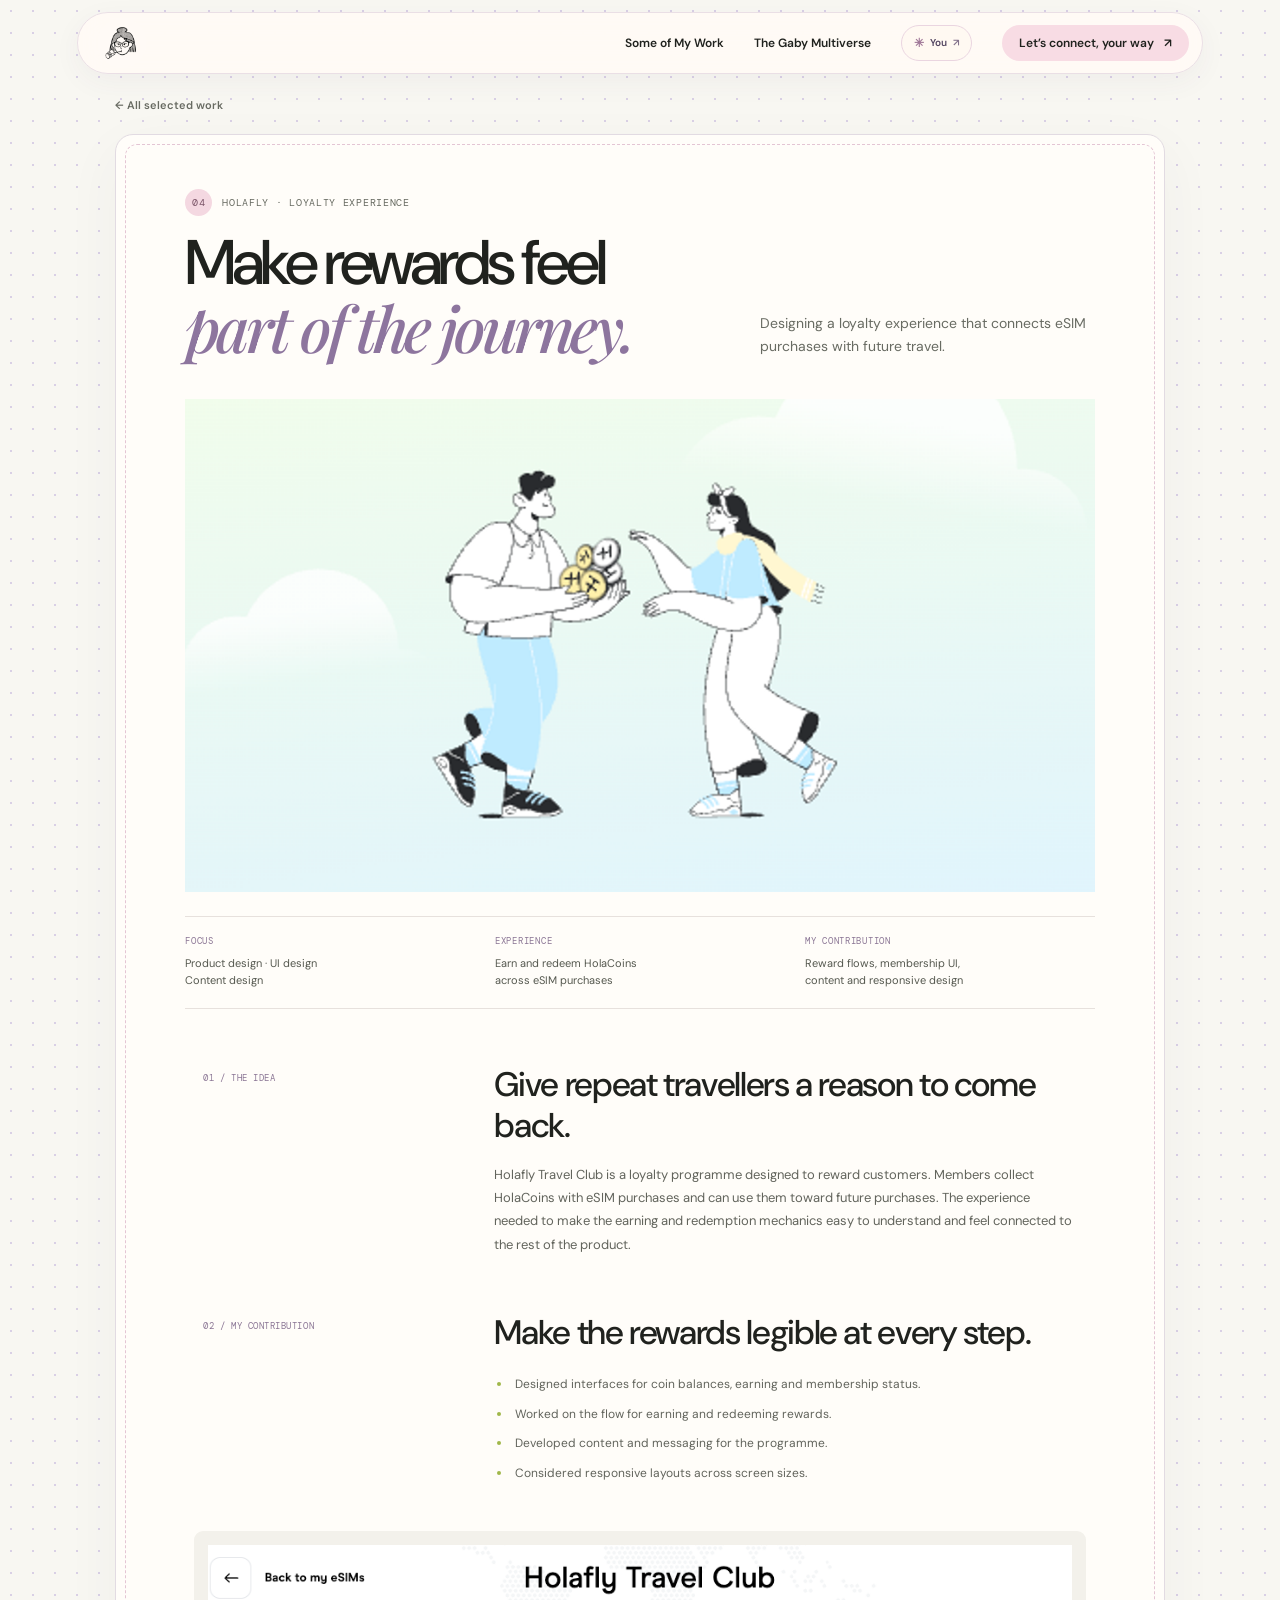
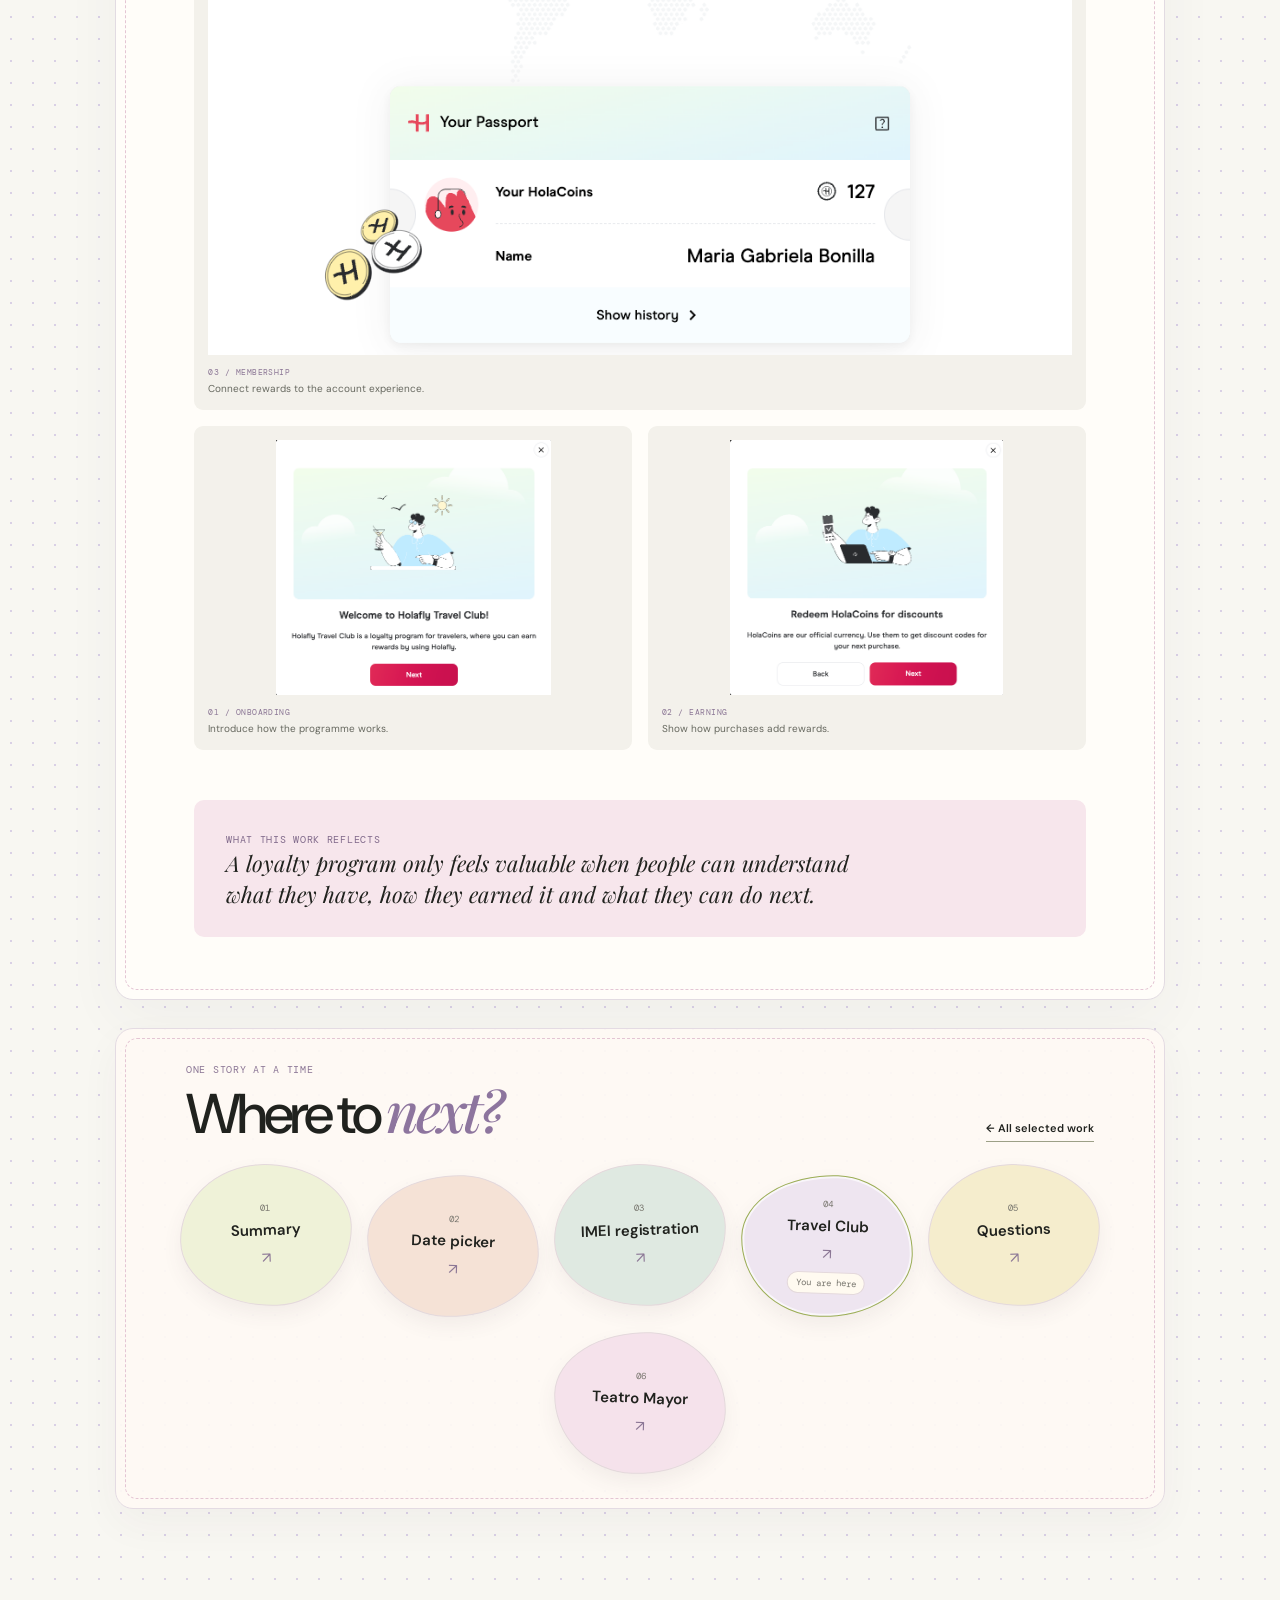
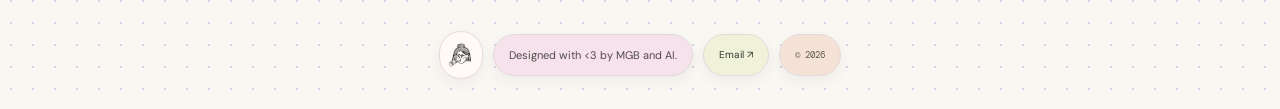
<file: travel-club.html>
<!doctype html><html lang="en"><head><meta charset="utf-8"><meta name="viewport" content="width=device-width, initial-scale=1"><meta name="theme-color" content="#f5f4ef"><meta name="description" content="A loyalty experience that connects eSIM purchases with future travel."><title>Travel Club · Holafly — Maria Gabriela Bonilla Amador</title><link rel="preconnect" href="https://fonts.googleapis.com"><link rel="preconnect" href="https://fonts.gstatic.com" crossorigin><link href="https://fonts.googleapis.com/css2?family=DM+Mono:wght@400;500&family=DM+Sans:wght@400;500;600;700&family=Playfair+Display:ital,wght@0,500;0,600;1,500;1,600&display=swap" rel="stylesheet"><link rel="stylesheet" href="styles.css"><link rel="stylesheet" href="portfolio-overrides.css"><link rel="stylesheet" href="case-studies.css"><link rel="stylesheet" href="editorial.css"><link rel="stylesheet" href="visitor.css"><link rel="stylesheet" href="meli-case.css"></head><body class="case-page"><a class="skip-link" href="#main">Skip to content</a><header class="site-header"><a class="wordmark wordmark-image" href="index.html" aria-label="Gaby Bonilla home"><img src="assets/photo-notion.png" alt=""></a><nav aria-label="Main navigation"><a href="work.html">Some of My Work</a><a href="cv.html">The Gaby Multiverse</a><button class="visitor-name-control" id="visitor-name-control" type="button" aria-haspopup="dialog" aria-controls="visitor-name-dialog" aria-label="Change your cursor name, currently You"><span aria-hidden="true">✳</span><span id="visitor-name-nav">You</span><span class="visitor-edit-icon" aria-hidden="true">↗</span></button><button class="nav-contact" type="button">Let’s connect, your way <span aria-hidden="true">↗</span></button></nav></header><main id="main" class="project-case-main"><a class="back-link project-back-link" href="work.html">← All selected work</a><article class="case-study" id="holafly-travel-club">
      <header class="case-heading"><div><p class="eyebrow"><span class="case-number">04</span> Holafly · Loyalty experience</p><h2>Make rewards feel<br><em>part of the journey.</em></h2></div><p class="case-deck">Designing a loyalty experience that connects eSIM purchases with future travel.</p></header>
      <div class="case-hero case-hero-club"><img src="assets/previous-work/holafly-travel-club.png" alt="Holafly Travel Club loyalty experience concept"></div>
      <dl class="project-facts"><div><dt>Focus</dt><dd>Product design · UI design<br>Content design</dd></div><div><dt>Experience</dt><dd>Earn and redeem HolaCoins<br>across eSIM purchases</dd></div><div><dt>My contribution</dt><dd>Reward flows, membership UI,<br>content and responsive design</dd></div></dl>
      <div class="case-copy-grid"><div class="case-label">01 / The idea</div><div class="case-copy"><h3>Give repeat travellers a reason to come back.</h3><p>Holafly Travel Club is a loyalty programme designed to reward customers. Members collect HolaCoins with eSIM purchases and can use them toward future purchases. The experience needed to make the earning and redemption mechanics easy to understand and feel connected to the rest of the product.</p></div></div>
      <div class="case-copy-grid"><div class="case-label">02 / My contribution</div><div class="case-copy"><h3>Make the rewards legible at every step.</h3><ul class="case-bullets"><li>Designed interfaces for coin balances, earning and membership status.</li><li>Worked on the flow for earning and redeeming rewards.</li><li>Developed content and messaging for the programme.</li><li>Considered responsive layouts across screen sizes.</li></ul></div></div>
      <div class="case-image-pair case-image-pair-three travel-club-gallery"><figure class="travel-club-membership"><img src="assets/previous-work/holafly-travel-club-experience-1.png" alt="Travel Club loyalty experience screen"><figcaption><span>03 / Membership</span>Connect rewards to the account experience.</figcaption></figure><figure><img src="assets/previous-work/holafly-travel-club-onboarding-1.png" alt="Travel Club onboarding screen one"><figcaption><span>01 / Onboarding</span>Introduce how the programme works.</figcaption></figure><figure><img src="assets/previous-work/holafly-travel-club-onboarding-2.png" alt="Travel Club onboarding screen two"><figcaption><span>02 / Earning</span>Show how purchases add rewards.</figcaption></figure></div>
      <div class="case-takeaway"><span class="eyebrow">What this work reflects</span><p>A loyalty program only feels valuable when people can understand what they have, how they earned it and what they can do next.</p></div>
    </article><section class="project-next" aria-labelledby="project-next-title"><div class="project-next-heading"><p class="eyebrow">One story at a time</p><h2 id="project-next-title">Where to <em>next?</em></h2><a class="project-overview-return" href="work.html">← All selected work</a></div><nav class="project-bubbles" aria-label="Explore another project"><a class="project-bubble bubble-1" href="summary.html"><span>01</span><strong>Summary</strong><i aria-hidden="true">↗</i></a><a class="project-bubble bubble-2" href="date-picker.html"><span>02</span><strong>Date picker</strong><i aria-hidden="true">↗</i></a><a class="project-bubble bubble-3" href="imei-registration.html"><span>03</span><strong>IMEI registration</strong><i aria-hidden="true">↗</i></a><a class="project-bubble bubble-4" href="travel-club.html" aria-current="page"><span>04</span><strong>Travel Club</strong><i aria-hidden="true">↗</i><span class="project-current-label">You are here</span></a><a class="project-bubble bubble-5" href="questions.html"><span>05</span><strong>Questions</strong><i aria-hidden="true">↗</i></a><a class="project-bubble bubble-6" href="teatro-mayor.html"><span>06</span><strong>Teatro Mayor</strong><i aria-hidden="true">↗</i></a></nav></section></main><footer class="site-footer travel-club-footer"><a class="wordmark wordmark-image" href="index.html" aria-label="Gaby Bonilla home"><img src="assets/photo-notion.png" alt=""></a><p>Designed with &lt;3 by MGB and AI.</p><div class="footer-links"><a href="mailto:gabonilla1594@gmail.com">Email ↗</a></div><span class="copyright">© 2026</span></footer><dialog class="visitor-name-dialog" id="visitor-name-dialog" aria-labelledby="visitor-name-title"><button class="visitor-dialog-close" type="button" aria-label="Close name settings">×</button><p class="eyebrow">Make this space yours</p><h2 id="visitor-name-title">What should your cursor say?</h2><form id="visitor-name-form"><label for="visitor-name-input">Name or nickname</label><input id="visitor-name-input" name="visitorName" type="text" maxlength="24" autocomplete="nickname" placeholder="You"><p class="visitor-name-note" id="visitor-name-note">This name is saved only in this browser. Other visitors won’t see it.</p><div class="visitor-dialog-actions"><button class="visitor-reset" id="visitor-name-reset" type="button">Use “You”</button><button class="visitor-save" type="submit">Save name <span aria-hidden="true">↗</span></button></div></form></dialog><div class="visitor-cursor-trail" id="visitor-cursor-trail" aria-hidden="true"></div><div class="visitor-cursor" id="visitor-cursor" aria-hidden="true"><svg class="visitor-cursor-spark" viewBox="0 0 24 28" focusable="false"><path d="M3.5 2v20l5.2-5.1 3.6 8.1 3.3-1.5-3.5-7.9 7.7-.4L3.5 2Z"/></svg><svg class="visitor-cursor-hand" viewBox="0 0 24 28" focusable="false" aria-hidden="true"><path d="M8.1 13.2V4.5a1.9 1.9 0 0 1 3.8 0v6.2a1.8 1.8 0 0 1 3 .9 1.8 1.8 0 0 1 2.8 1.2 1.8 1.8 0 0 1 2.8 1.5v3.1a7.3 7.3 0 0 1-7.3 7.3h-2.1a6.5 6.5 0 0 1-5.6-3.2l-3-5a1.8 1.8 0 0 1 3-1.9l2.6 3.1v-4.5Z"/></svg><span class="visitor-cursor-label" id="visitor-cursor-label">You</span></div><script src="contact-hub.js" defer></script><script src="visitor-cursor.js" defer></script><script src="case-image-zoom.js" defer></script></body></html>
</file>
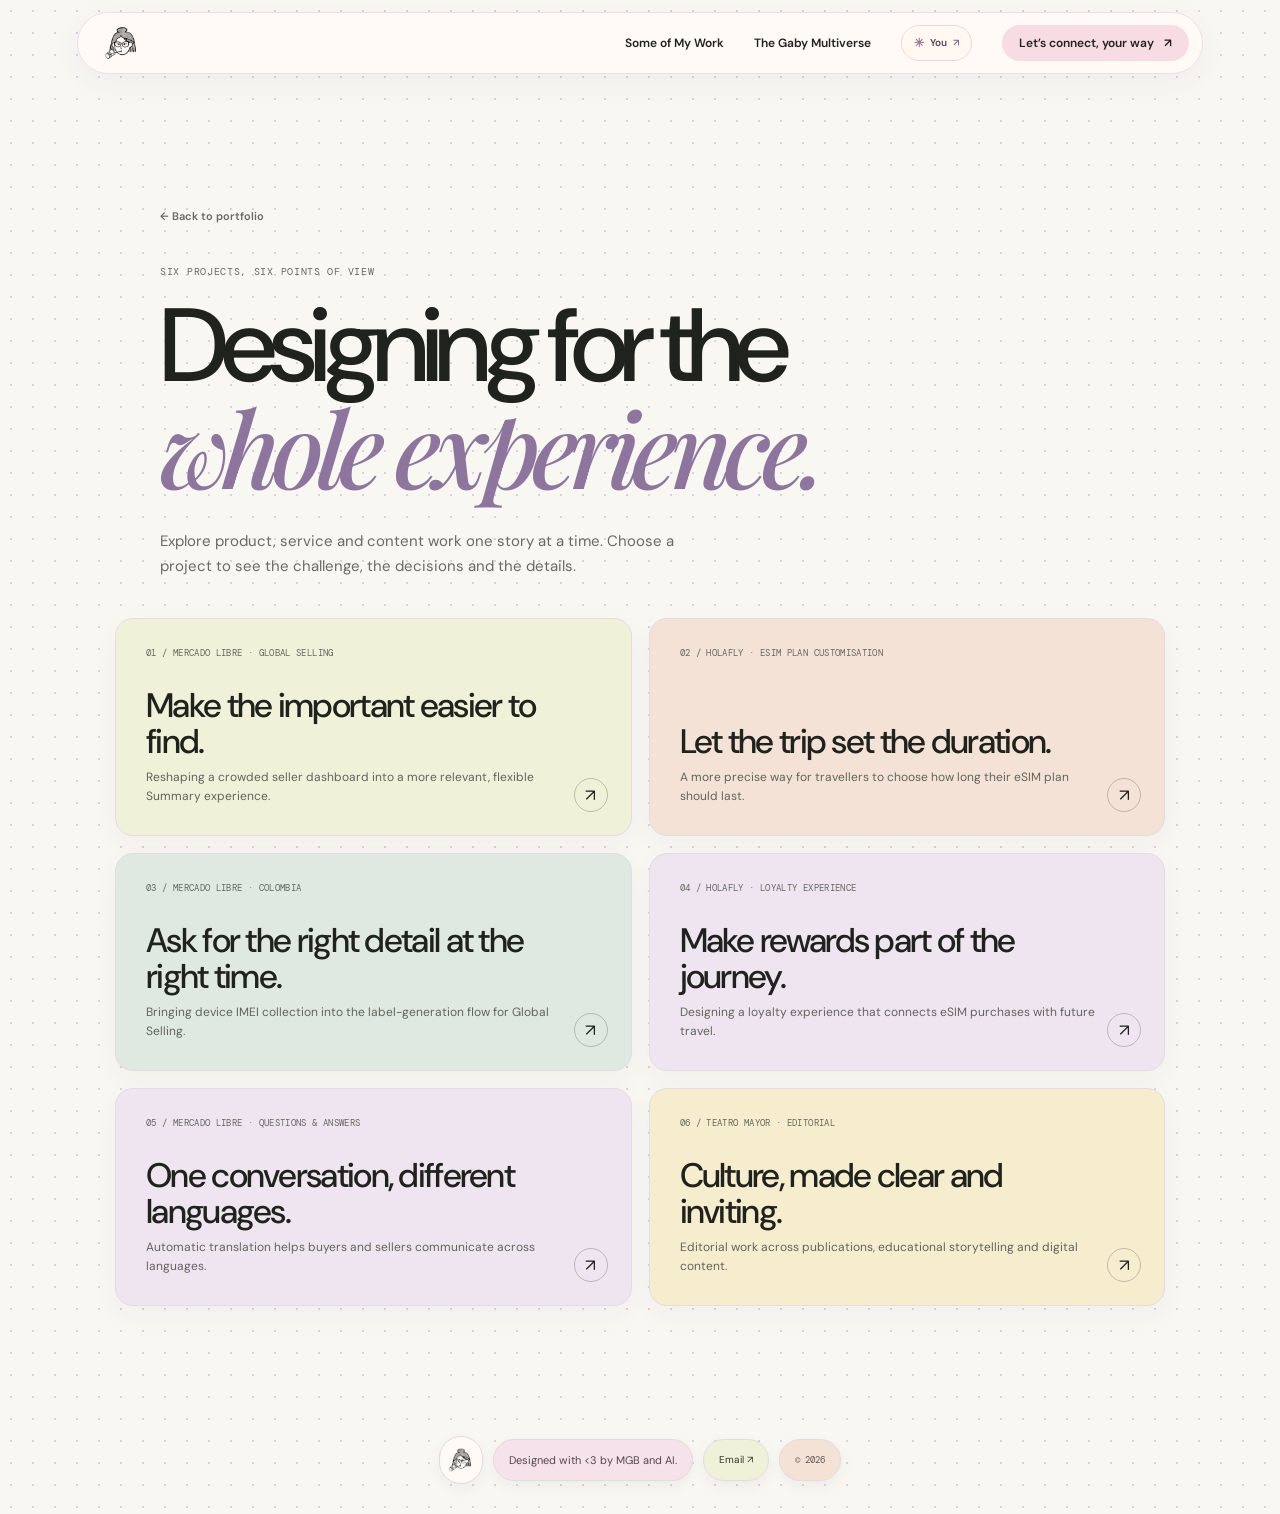
<file: work.html>
<!doctype html><html lang="en"><head><meta charset="utf-8"><meta name="viewport" content="width=device-width, initial-scale=1"><meta name="theme-color" content="#f5f4ef"><meta name="description" content="Explore product, content and experience design case studies by Maria Gabriela Bonilla Amador."><title>Selected work — Maria Gabriela Bonilla Amador</title><link rel="preconnect" href="https://fonts.googleapis.com"><link rel="preconnect" href="https://fonts.gstatic.com" crossorigin><link href="https://fonts.googleapis.com/css2?family=DM+Mono:wght@400;500&family=DM+Sans:wght@400;500;600;700&family=Playfair+Display:ital,wght@0,500;0,600;1,500;1,600&display=swap" rel="stylesheet"><link rel="stylesheet" href="styles.css"><link rel="stylesheet" href="portfolio-overrides.css"><link rel="stylesheet" href="case-studies.css"><link rel="stylesheet" href="editorial.css"><link rel="stylesheet" href="visitor.css"><link rel="stylesheet" href="meli-case.css"></head><body class="case-page work-overview-page"><a class="skip-link" href="#main">Skip to content</a><header class="site-header"><a class="wordmark wordmark-image" href="index.html" aria-label="Gaby Bonilla home"><img src="assets/photo-notion.png" alt=""></a><nav aria-label="Main navigation"><a href="work.html" aria-current="page">Some of My Work</a><a href="cv.html">The Gaby Multiverse</a><button class="visitor-name-control" id="visitor-name-control" type="button" aria-haspopup="dialog" aria-controls="visitor-name-dialog" aria-label="Change your cursor name, currently You"><span aria-hidden="true">✳</span><span id="visitor-name-nav">You</span><span class="visitor-edit-icon" aria-hidden="true">↗</span></button><button class="nav-contact" type="button">Let’s connect, your way <span aria-hidden="true">↗</span></button></nav></header><main id="main"><section class="case-intro overview-intro"><a class="back-link" href="index.html#work">← Back to portfolio</a><p class="eyebrow">Six projects, six points of view</p><h1>Designing for the<br><em>whole experience.</em></h1><p class="case-intro-text">Explore product, service and content work one story at a time. Choose a project to see the challenge, the decisions and the details.</p></section><section class="overview-project-grid" aria-label="Selected projects"><a class="overview-project bubble-lime" href="summary.html"><span class="overview-project-number">01 / MERCADO LIBRE · GLOBAL SELLING</span><h2>Make the important easier to find.</h2><p>Reshaping a crowded seller dashboard into a more relevant, flexible Summary experience.</p><span class="overview-project-arrow" aria-hidden="true">↗</span></a><a class="overview-project bubble-peach" href="date-picker.html"><span class="overview-project-number">02 / HOLAFLY · ESIM PLAN CUSTOMISATION</span><h2>Let the trip set the duration.</h2><p>A more precise way for travellers to choose how long their eSIM plan should last.</p><span class="overview-project-arrow" aria-hidden="true">↗</span></a><a class="overview-project bubble-sage" href="imei-registration.html"><span class="overview-project-number">03 / MERCADO LIBRE · COLOMBIA</span><h2>Ask for the right detail at the right time.</h2><p>Bringing device IMEI collection into the label-generation flow for Global Selling.</p><span class="overview-project-arrow" aria-hidden="true">↗</span></a><a class="overview-project bubble-lilac" href="travel-club.html"><span class="overview-project-number">04 / HOLAFLY · LOYALTY EXPERIENCE</span><h2>Make rewards part of the journey.</h2><p>Designing a loyalty experience that connects eSIM purchases with future travel.</p><span class="overview-project-arrow" aria-hidden="true">↗</span></a><a class="overview-project bubble-lilac" href="questions.html"><span class="overview-project-number">05 / MERCADO LIBRE · QUESTIONS &amp; ANSWERS</span><h2>One conversation, different languages.</h2><p>Automatic translation helps buyers and sellers communicate across languages.</p><span class="overview-project-arrow" aria-hidden="true">↗</span></a><a class="overview-project bubble-yellow" href="teatro-mayor.html"><span class="overview-project-number">06 / TEATRO MAYOR · EDITORIAL</span><h2>Culture, made clear and inviting.</h2><p>Editorial work across publications, educational storytelling and digital content.</p><span class="overview-project-arrow" aria-hidden="true">↗</span></a></section></main><footer class="site-footer"><a class="wordmark wordmark-image" href="index.html" aria-label="Gaby Bonilla home"><img src="assets/photo-notion.png" alt=""></a><p>Designed with &lt;3 by MGB and AI.</p><div class="footer-links"><a href="mailto:gabonilla1594@gmail.com">Email ↗</a></div><span class="copyright">© 2026</span></footer><dialog class="visitor-name-dialog" id="visitor-name-dialog" aria-labelledby="visitor-name-title"><button class="visitor-dialog-close" type="button" aria-label="Close name settings">×</button><p class="eyebrow">Make this space yours</p><h2 id="visitor-name-title">What should your cursor say?</h2><form id="visitor-name-form"><label for="visitor-name-input">Name or nickname</label><input id="visitor-name-input" name="visitorName" type="text" maxlength="24" autocomplete="nickname" placeholder="You"><p class="visitor-name-note" id="visitor-name-note">This name is saved only in this browser. Other visitors won’t see it.</p><div class="visitor-dialog-actions"><button class="visitor-reset" id="visitor-name-reset" type="button">Use “You”</button><button class="visitor-save" type="submit">Save name <span aria-hidden="true">↗</span></button></div></form></dialog><div class="visitor-cursor-trail" id="visitor-cursor-trail" aria-hidden="true"></div><div class="visitor-cursor" id="visitor-cursor" aria-hidden="true"><svg class="visitor-cursor-spark" viewBox="0 0 24 28" focusable="false"><path d="M3.5 2v20l5.2-5.1 3.6 8.1 3.3-1.5-3.5-7.9 7.7-.4L3.5 2Z"/></svg><svg class="visitor-cursor-hand" viewBox="0 0 24 28" focusable="false" aria-hidden="true"><path d="M8.1 13.2V4.5a1.9 1.9 0 0 1 3.8 0v6.2a1.8 1.8 0 0 1 3 .9 1.8 1.8 0 0 1 2.8 1.2 1.8 1.8 0 0 1 2.8 1.5v3.1a7.3 7.3 0 0 1-7.3 7.3h-2.1a6.5 6.5 0 0 1-5.6-3.2l-3-5a1.8 1.8 0 0 1 3-1.9l2.6 3.1v-4.5Z"/></svg><span class="visitor-cursor-label" id="visitor-cursor-label">You</span></div><script src="contact-hub.js" defer></script><script src="visitor-cursor.js" defer></script></body></html>
</file>
<file: styles.css>
:root{--paper:#f5f4ef;--ink:#20221e;--muted:#686b62;--line:#d9d9d0;--lime:#d6ef69;--orange:#ed7956;--serif:'Playfair Display',Georgia,serif;--sans:'DM Sans',Arial,sans-serif;--mono:'DM Mono',monospace}*{box-sizing:border-box}html{scroll-behavior:smooth}body{margin:0;background:var(--paper);color:var(--ink);font-family:var(--sans);-webkit-font-smoothing:antialiased}a{color:inherit;text-decoration:none}.skip-link{position:absolute;top:-60px;left:20px;background:var(--ink);color:white;padding:12px;z-index:9}.skip-link:focus{top:12px}.site-header{height:84px;padding:0 7.1%;display:flex;align-items:center;justify-content:space-between;border-bottom:1px solid var(--line)}.wordmark{font-size:27px;font-weight:700;letter-spacing:-2px}.wordmark span{color:#9bb73b}.site-header nav{display:flex;gap:40px;align-items:center;font-size:12px;font-weight:600}.site-header nav a{transition:opacity .2s}.site-header nav a:hover,.footer-links a:hover{opacity:.58}.nav-contact{border:1px solid var(--ink);border-radius:30px;padding:11px 17px}.nav-contact span{margin-left:7px}.hero{min-height:660px;padding:106px 7.1% 0;position:relative;display:grid;grid-template-columns:1.05fr .95fr;align-items:center;overflow:hidden}.hero-copy{position:relative;z-index:2;padding-bottom:64px}.eyebrow{font:10px var(--mono);letter-spacing:.07em;text-transform:uppercase;margin:0 0 24px;color:var(--muted)}.status-dot{display:inline-block;width:7px;height:7px;border-radius:50%;background:#9bb73b;margin:0 8px 0 0}.eyebrow-sep{margin:0 8px;color:#aaa}.hero h1{font-weight:500;font-size:clamp(58px,7vw,100px);line-height:.98;letter-spacing:-.07em;margin:0 0 28px}.hero h1 em,.section-heading h2 em,.about h2 em,.contact h2 em{font-family:var(--serif);font-weight:500;letter-spacing:-.06em}.hero h1 em{color:#899e43}.hero-intro{max-width:470px;font-size:16px;line-height:1.75;color:#585b53;margin:0 0 29px}.text-link{font-size:12px;font-weight:700;border-bottom:1px solid #9ca087;padding-bottom:7px;display:inline-flex;gap:17px;align-items:center}.text-link span{font-size:16px}.hero-art{width:min(100%,460px);aspect-ratio:1;justify-self:end;position:relative;margin:0 4% 42px 0}.art-orbit{position:absolute;border:1px solid #c6c9ae;border-radius:50%;inset:9%;transform:rotate(-33deg) scaleY(.72)}.orbit-two{inset:9%;transform:rotate(48deg) scaleY(.72);border-color:#b0bc8b}.art-core{position:absolute;left:50%;top:50%;transform:translate(-50%,-50%);width:190px;height:190px;border-radius:50%;background:var(--lime);display:flex;flex-direction:column;align-items:center;justify-content:center;font:13px var(--mono);line-height:1.8;box-shadow:0 15px 45px #aab75b33}.art-core span:nth-child(2){font-size:18px;color:#71812e}.art-tag{position:absolute;font:9px var(--mono);background:var(--paper);padding:8px 10px;border:1px solid var(--line);z-index:2}.tag-a{top:14%;left:12%}.tag-b{right:4%;top:40%}.tag-c{bottom:13%;left:20%}.art-spark{position:absolute;color:var(--orange);font-size:30px}.spark-a{top:19%;right:23%}.spark-b{bottom:25%;right:16%;color:#899e43;font-size:21px}.hero-bottom{position:absolute;bottom:0;left:7.1%;right:7.1%;height:53px;border-top:1px solid var(--line);display:flex;justify-content:space-between;align-items:center;font:9px var(--mono);text-transform:uppercase;letter-spacing:.04em;color:var(--muted)}.hero-bottom b{color:var(--orange);font-size:16px;vertical-align:-2px}.section-wrap{padding-left:10.4%;padding-right:10.4%}.work{padding-top:118px;padding-bottom:116px}.section-heading{display:flex;justify-content:space-between;align-items:end;margin-bottom:47px}.section-heading .eyebrow{margin-bottom:14px}.section-heading h2,.about h2{font-size:clamp(42px,5vw,66px);letter-spacing:-.065em;line-height:1.02;font-weight:500;margin:0}.section-heading h2 em{color:#899e43}.section-note{font-size:12px;line-height:1.7;color:var(--muted);margin:0 0 4px}.project-grid{display:grid;grid-template-columns:repeat(2,minmax(0,1fr));gap:47px 24px}.project-card{display:block;min-width:0}.project-featured{grid-column:auto}.project-visual{height:290px;position:relative;overflow:hidden;border-radius:3px;transition:transform .35s}.project-card:hover .project-visual{transform:translateY(-4px)}.project-featured .project-visual{height:380px}.visual-1{background:#dce7c1}.visual-2{background:#e7c6aa}.visual-3{background:#c5d3cb}.visual-label{position:absolute;top:20px;left:22px;font:9px var(--mono);letter-spacing:.06em;z-index:3}.visual-window{position:absolute;width:57%;height:70%;top:17%;left:21%;background:#faf9f4;border:1px solid #d5d8ca;box-shadow:0 20px 55px #47503d26;transform:rotate(-3deg)}.window-top{height:28px;background:#f0f0e9;border-bottom:1px solid #deded6;display:flex;align-items:center;gap:5px;padding:0 10px}.window-top i{width:5px;height:5px;border-radius:50%;background:#c9c9bc}.window-top span{margin-left:auto;font:8px var(--mono);color:#85877b}.window-content{padding:34px 12%;}.window-line{height:7px;background:#d4d9c3;width:85%;margin-bottom:9px}.window-line.short{width:35%;height:5px;background:#9bac76}.window-line.medium{width:65%}.window-button{width:75px;height:21px;background:#a7bc60;margin-top:18px}.visual-sticker{position:absolute;right:-45px;bottom:4px;background:var(--orange);padding:15px 22px;font:italic 14px var(--serif);line-height:1.3;transform:rotate(7deg)}.visual-2{background:#e9d4b9}.journey-path{position:absolute;top:39%;left:9%;right:9%;display:flex;justify-content:space-between;align-items:center;font:12px var(--mono);z-index:2}.journey-path b{font-size:24px;font-weight:400;color:#9c634a}.path-orb{position:absolute;border-radius:50%;border:1px solid #ba866a}.orb-1{width:115px;height:115px;left:11%;top:22%}.orb-2{width:157px;height:157px;left:41%;top:12%;background:#e4ad82aa}.orb-3{width:95px;height:95px;right:9%;top:26%;background:#d7a17f44}.path-caption{position:absolute;left:40%;bottom:12%;font:italic 16px var(--serif);line-height:1.4}.visual-3{background:#cad9d1}.quote-card{position:absolute;left:24%;top:13%;height:74%;width:53%;background:#f5f3e9;padding:28px 34px;box-shadow:0 15px 35px #34473c22;transform:rotate(3deg)}.quote-mark{font:48px var(--serif);color:#e27656;line-height:.6}.quote-card p{font-size:24px;line-height:1.03;letter-spacing:-.04em;margin:14px 0 20px}.quote-card em{font-family:var(--serif);color:#788b52}.quote-foot{font:7px var(--mono);letter-spacing:.05em}.visual-flower{position:absolute;right:10%;top:15%;font-size:44px;color:#e27656}.project-meta{display:flex;justify-content:space-between;align-items:center;padding-top:18px}.project-type{font:9px var(--mono);letter-spacing:.05em;color:var(--muted);margin:0 0 9px}.project-meta h3{font-size:19px;font-weight:500;letter-spacing:-.03em;margin:0}.arrow-circle{border:1px solid #bfc1b6;border-radius:50%;width:34px;height:34px;display:grid;place-items:center;font-size:16px;transition:background .2s,color .2s}.project-card:hover .arrow-circle{background:var(--ink);color:white}.project-summary{font-size:12px;line-height:1.6;color:var(--muted);max-width:450px;margin:9px 0 0}.work-footnote{border-top:1px solid var(--line);padding-top:18px;margin:50px 0 0;font-size:11px;color:var(--muted)}.work-footnote span{color:#899e43;margin-right:8px}.manifesto{background:#e8eadf;padding:96px 10.4%}.manifesto-inner{max-width:910px;margin:auto;position:relative}.manifesto .eyebrow{margin-bottom:24px}.manifesto-quote{font-size:clamp(29px,4.1vw,52px);line-height:1.2;letter-spacing:-.045em;max-width:800px;margin:0}.manifesto-quote em{font-family:var(--serif);color:#788b52}.manifesto-mark{position:absolute;right:2%;bottom:-32px;color:var(--orange);font-size:52px}.about{padding-top:120px;padding-bottom:132px}.about-top .eyebrow{margin-bottom:16px}.about h2{margin-bottom:52px}.about h2 em{color:#899e43}.about-content{display:grid;grid-template-columns:1.2fr .8fr;gap:15%}.about-copy{max-width:555px}.about-copy p{font-size:14px;line-height:1.8;color:#5d6057;margin:0 0 19px}.about-copy .about-lead{font-size:20px;line-height:1.5;letter-spacing:-.025em;color:var(--ink);margin-bottom:20px}.about-copy .text-link{margin-top:8px}.about-aside>.eyebrow{margin:4px 0 14px}.about-aside ul{padding:0;margin:0;list-style:none}.about-aside li{border-top:1px solid var(--line);padding:11px 0;font-size:12px}.about-aside li:last-child{border-bottom:1px solid var(--line)}.education-note{display:flex;align-items:center;gap:14px;margin-top:25px}.education-icon{width:40px;height:40px;border-radius:50%;background:var(--lime);display:grid;place-items:center;color:#7d9234}.education-note .eyebrow{font-size:8px;margin:0 0 5px}.education-note p{font-size:12px;line-height:1.5;margin:0}.education-note small{font-size:10px;color:var(--muted)}.contact{background:#272a24;color:#f5f4ef;padding:100px 10.4%;overflow:hidden}.contact-inner{max-width:910px;margin:auto;position:relative}.contact .eyebrow{color:#c4c7b8;margin-bottom:20px}.contact h2{font-size:clamp(55px,7.5vw,96px);line-height:.96;letter-spacing:-.07em;font-weight:500;margin:0 0 36px}.contact h2 em{color:var(--lime)}.contact-button{display:inline-flex;align-items:center;gap:30px;background:var(--lime);color:#25281f;border-radius:30px;padding:14px 19px;font-size:12px;font-weight:700}.contact-button span{font-size:17px}.contact-scribble{position:absolute;right:5%;top:8%;font-size:180px;color:#41483a}.site-footer{height:93px;padding:0 7.1%;display:flex;align-items:center;justify-content:space-between;background:#272a24;color:#eee;border-top:1px solid #494b43}.site-footer .wordmark{font-size:22px}.site-footer .wordmark span{color:var(--lime)}.site-footer p{font-size:10px;color:#b7baae}.footer-links{display:flex;gap:24px;font-size:10px}.copyright{font:9px var(--mono);color:#b7baae}
@media(max-width:760px){.site-header{height:70px;padding:0 6%}.site-header nav{gap:19px;font-size:10px}.site-header nav a:nth-child(3){display:none}.nav-contact{padding:9px 12px}.hero{padding:77px 6% 0;min-height:auto;grid-template-columns:1fr}.hero-copy{padding-bottom:0}.hero h1{font-size:clamp(58px,13vw,88px)}.hero-intro{font-size:14px;max-width:440px}.hero-art{width:min(78vw,380px);justify-self:center;margin:42px 0 54px}.art-core{width:145px;height:145px;font-size:11px}.hero-bottom{left:6%;right:6%;font-size:7px}.hero-bottom span:nth-child(2){display:none}.section-wrap{padding-left:6%;padding-right:6%}.work{padding-top:84px;padding-bottom:82px}.section-heading{align-items:start;gap:20px;flex-direction:column;margin-bottom:31px}.section-heading h2,.about h2{font-size:51px}.section-note br{display:none}.project-grid{grid-template-columns:1fr;gap:36px}.project-featured{grid-column:auto}.project-visual,.project-featured .project-visual{height:270px}.visual-window{width:68%;left:16%}.manifesto{padding:75px 7%}.manifesto-quote{font-size:34px}.manifesto-mark{font-size:38px;bottom:-45px}.about{padding-top:82px;padding-bottom:88px}.about h2{margin-bottom:34px}.about-content{grid-template-columns:1fr;gap:46px}.about-copy .about-lead{font-size:18px}.contact{padding:78px 7%}.contact h2{font-size:67px}.contact-scribble{font-size:110px;right:-7%;top:25%}.site-footer{height:auto;min-height:100px;padding:20px 6%;display:grid;grid-template-columns:1fr 1fr;gap:15px}.site-footer p{grid-column:1;grid-row:2;margin:0}.footer-links{grid-column:2;grid-row:1;justify-content:flex-end}.copyright{grid-column:2;grid-row:2;text-align:right}}@media(max-width:380px){.site-header nav{gap:12px}.site-header nav a:first-child{display:none}.hero-bottom span:last-child{display:none}.project-visual,.project-featured .project-visual{height:235px}.quote-card{padding:22px}.quote-card p{font-size:20px}.site-footer p{font-size:9px}}
@media(prefers-reduced-motion:reduce){html{scroll-behavior:auto}*,*::before,*::after{transition:none!important}}

/* Keep the learning note's icon and copy in separate, predictable columns. */
#about .education-note{display:grid;grid-template-columns:40px minmax(0,1fr);align-items:center;gap:14px;width:100%;min-width:0}
#about .education-icon{width:40px;height:40px;flex:none;display:grid;place-items:center}
#about .education-icon .flower-mark{display:block;width:17px;height:17px;fill:currentColor}
#about .education-copy{min-width:0}
#about .education-copy .eyebrow{display:block;white-space:normal}
#about .education-copy p{overflow-wrap:normal;word-break:normal}
@media(max-width:900px){#about .education-note{grid-template-columns:40px minmax(0,1fr);gap:12px}#about .education-copy p{max-width:34ch}}
@media(max-width:500px){#about .education-note{grid-template-columns:40px minmax(0,1fr);gap:12px}#about .education-copy p{font-size:13px;line-height:1.5}#about .education-copy p br{display:none}}
</file>
<file: portfolio-overrides.css>
.visual-meli{background:#e9e9e5;display:flex;align-items:center;justify-content:center;padding:36px 8% 20px}.visual-meli img{width:100%;height:100%;object-fit:contain;object-position:top center;box-shadow:0 15px 35px #25271b16}.visual-4{background:#dce7c1;display:grid;place-items:center}.club-card{width:62%;height:65%;background:#f8f7f0;border-radius:5px;padding:23px 26px;display:flex;flex-direction:column;box-shadow:0 18px 45px #535a3a22;transform:rotate(-3deg)}.club-card>span{font:8px var(--mono);letter-spacing:.06em}.club-card strong{font-size:25px;letter-spacing:-.05em;margin:auto 0 2px}.club-card strong i{font-style:normal;color:#9bb73b}.club-card small{font-size:10px;color:var(--muted)}.club-card>b{margin-top:17px;border-top:1px solid var(--line);padding-top:12px;font-size:9px}.journey-highlight{position:relative;background:#f1e0cd;border-radius:50%;padding:20px 15px;z-index:2}.toolkit{border-top:1px solid var(--line);padding-top:19px;margin-top:22px}.toolkit .eyebrow{display:block;font-size:8px;margin:0 0 8px}.toolkit p{font-size:11px;color:var(--muted);margin:0}@media(max-width:760px){.visual-meli{padding:28px 5% 12px}.club-card{width:75%;height:66%;padding:18px}.club-card strong{font-size:20px}}
.wordmark-image{display:inline-flex;align-items:center;justify-content:center;width:48px;height:48px;overflow:hidden;border-radius:50%}
.wordmark-image img{display:block;width:100%;height:100%;object-fit:cover;mix-blend-mode:multiply}
@media(max-width:760px){.wordmark-image{width:42px;height:42px}}
.hero-art[role="button"]:focus-visible{outline:2px solid #b59ecb;outline-offset:6px;border-radius:10px}

.visual-meli .visual-label-meli{top:14px;left:15px;z-index:4;padding:7px 12px;border:1px solid #eadfd5;border-radius:999px;background:#fffaf0;color:#292b27;box-shadow:0 3px 10px #25271b18}

.portrait-word-layer{position:absolute;inset:8px;z-index:2;overflow:hidden;border-radius:8px;pointer-events:none}
.portrait-word-pop{position:absolute;display:inline-block;max-width:calc(100% - 16px);padding:3px 5px;border:1px solid #ffffffaa;border-radius:5px;font:9px/1.1 var(--mono);letter-spacing:.01em;white-space:nowrap;box-shadow:0 2px 8px #302a3214;opacity:0;transform:translate(-50%,-50%) scale(.82);animation:portrait-word-arrive .28s ease-out forwards;pointer-events:none}
.portrait-word-pop.lilac{background:#eee5f7;color:#685678}.portrait-word-pop.peach{background:#f8e3d9;color:#8b5f52}.portrait-word-pop.butter{background:#f7efcf;color:#756539}.portrait-word-pop.mint{background:#e2eee2;color:#526f59}.portrait-word-pop.rose{background:#f5e2eb;color:#845a70}
.portrait-word-pop.is-fading{opacity:0;transform:translate(calc(-50% + var(--drift-x)),calc(-50% + var(--drift-y))) scale(.92);transition:opacity .38s ease,transform .38s ease}
@keyframes portrait-word-arrive{to{opacity:1;transform:translate(-50%,-50%) scale(1)}}
@media(prefers-reduced-motion:reduce){.portrait-word-pop{animation:none;opacity:1;transform:translate(-50%,-50%)}.portrait-word-pop.is-fading{transition:opacity .15s ease}}

/* Pull Selected work closer to the hero while preserving a calm section opening. */
.work{padding-top:68px}
@media(max-width:760px){.work{padding-top:54px}}


.project-featured-wrap{grid-column:1/-1;min-width:0}
.project-featured-wrap .project-featured{grid-column:auto}
.project-visual-link{display:block;color:inherit;text-decoration:none}
.project-featured-wrap>.project-visual-link>.project-visual.visual-meli{padding:0;display:block}
.summary-image-scroll{position:absolute;inset:0;overflow-y:auto;overflow-x:hidden;overscroll-behavior:contain;-webkit-overflow-scrolling:touch;scroll-behavior:smooth;scrollbar-width:thin;scrollbar-color:#b7a8bc #ffffff35}
.summary-image-scroll img{display:block;width:100%;height:auto;object-fit:contain;object-position:top center;box-shadow:none;user-select:none}
.summary-image-scroll::-webkit-scrollbar{width:7px}
.summary-image-scroll::-webkit-scrollbar-track{background:#ffffff35}
.summary-image-scroll::-webkit-scrollbar-thumb{background:#b7a8bc99;border:2px solid transparent;border-radius:999px;background-clip:padding-box}
@media(prefers-reduced-motion:reduce){.summary-image-scroll{scroll-behavior:auto}}
.project-featured-wrap>.project-visual-link>.project-visual{height:380px}
@media(max-width:760px){.project-featured-wrap>.project-visual-link>.project-visual{height:270px}}
.visual-5{background:#eee5f0}
.site-footer .wordmark-image{width:44px;height:44px;flex:0 0 44px;background:#fffaf2;border:1px solid #e4dbe3}

/* Eight-petal flower motif replacing the former Claude burst marks. */
.flower-mark{display:inline-block;width:1em;height:1em;overflow:visible;fill:currentColor;vertical-align:-.12em;flex:none}
.manifesto-mark .flower-mark,.portrait-spark .flower-mark,.editorial-spark .flower-mark,.editorial-flower .flower-mark,.cv-card-spark .flower-mark{display:block}
.cv-language-icon .flower-mark{width:1em;height:1em}
</file>
<file: case-studies.css>
.case-page{background-color:#f8f7f2;background-image:radial-gradient(#d9d0e5 1px,transparent 1.2px);background-size:22px 22px;background-position:0 0}.case-page .site-header{position:sticky;top:12px;z-index:10;width:min(1140px,88%);height:62px;margin:12px auto 0;padding:0 13px 0 20px;border:1px solid #eadfe5;border-radius:40px;background:#fffaf6ed;backdrop-filter:blur(14px);box-shadow:0 8px 28px #5541590d}.case-page .site-header nav{gap:30px}.case-page .nav-contact{border:0;background:#f8dce4}.case-page .wordmark{font-size:22px}.case-intro{width:min(960px,82%);margin:130px auto 100px;position:relative}.back-link{display:inline-block;font-size:11px;font-weight:600;margin-bottom:62px;color:#686b62}.back-link:hover{color:#8c668a}.case-intro .eyebrow{margin-bottom:18px}.case-intro h1{font-size:clamp(58px,8.5vw,104px);line-height:.96;letter-spacing:-.075em;font-weight:500;margin:0;max-width:780px}.case-intro h1 em,.case-heading h2 em,.case-end h2 em{font-family:var(--serif);font-weight:500;color:#8d759e}.case-intro-text{font-size:15px;line-height:1.7;color:var(--muted);max-width:520px;margin:25px 0 38px}.case-index{display:flex;gap:10px;flex-wrap:wrap}.case-index a{border:1px solid #dcd4dc;background:#fffaf4;border-radius:24px;padding:10px 14px;font:10px var(--mono);transition:transform .2s,background .2s}.case-index a:hover{transform:translateY(-3px);background:#f8dce4}.case-index span{font:600 10px var(--sans);margin-left:9px}.case-study{width:min(1050px,84%);margin:0 auto 110px;padding:54px 5.4% 62px;background:#fffdf9;border:1px solid #e2dbe2;border-radius:18px;box-shadow:0 18px 56px #4339500c;position:relative;scroll-margin-top:95px}.case-study:before{content:"";position:absolute;inset:9px;border:1px dashed #e4c5d4;border-radius:12px;pointer-events:none}.case-heading{display:grid;grid-template-columns:1.08fr .72fr;gap:8%;align-items:end;position:relative;z-index:1;margin-bottom:35px}.case-heading .eyebrow{display:flex;align-items:center;gap:10px;margin-bottom:16px}.case-number{display:inline-grid;place-items:center;background:#f4d8e1;width:27px;height:27px;border-radius:50%;color:#7c5669}.case-heading h2{font-size:clamp(39px,5.2vw,63px);line-height:1.01;letter-spacing:-.065em;font-weight:500;margin:0}.case-deck{font-size:14px;line-height:1.7;color:var(--muted);margin:0 0 5px}.case-hero{height:430px;overflow:hidden;border-radius:10px;position:relative;display:flex;justify-content:center;align-items:center;background:#e7e8e2;z-index:1}.case-hero img{width:100%;height:100%;object-fit:contain}.case-hero-meli{background:#f2f0eb}.case-hero-meli img{object-fit:cover;object-position:top center;width:80%;height:100%;box-shadow:0 12px 30px #26262214}.case-hero-holafly,.case-hero-imei,.case-hero-club{background:#f5e5df}.case-hero-holafly img,.case-hero-imei img,.case-hero-club img{object-fit:contain;width:90%;height:90%}.project-facts{display:grid;grid-template-columns:repeat(3,1fr);margin:24px 0 56px;padding:18px 0;border-top:1px solid #e7e1dd;border-bottom:1px solid #e7e1dd;gap:20px;position:relative;z-index:1}.project-facts dt{font:9px var(--mono);letter-spacing:.08em;text-transform:uppercase;color:#8b7695;margin-bottom:8px}.project-facts dd{font-size:11px;line-height:1.6;margin:0;color:#55584f}.case-copy-grid{display:grid;grid-template-columns:.38fr 1fr;gap:8%;padding:0 2% 43px;position:relative;z-index:1}.case-label{font:9px var(--mono);letter-spacing:.06em;text-transform:uppercase;color:#8b7695;padding-top:7px}.case-copy h3{font-size:clamp(23px,3vw,34px);line-height:1.2;letter-spacing:-.04em;font-weight:500;margin:0 0 16px;max-width:620px}.case-copy p{font-size:13px;line-height:1.8;color:#62645c;max-width:660px;margin:0 0 14px}.case-bullets{padding:0 0 0 18px;margin:0;max-width:650px;color:#62645c}.case-bullets li{font-size:12px;line-height:1.8;padding:4px 0 4px 3px}.case-bullets li::marker{color:#a0b74a}.case-image-pair{display:grid;grid-template-columns:1fr 1fr;gap:16px;margin:0 1% 50px;position:relative;z-index:1}.case-image-pair-three{grid-template-columns:repeat(3,1fr)}.case-image-pair figure,.case-image-wide{margin:0;background:#f3f1eb;border-radius:9px;overflow:hidden}.case-image-pair figure{padding:14px}.case-image-pair img{width:100%;height:255px;object-fit:contain;display:block}.case-image-pair-three img{height:220px}.case-image-pair figcaption,.case-image-wide figcaption{font-size:10px;line-height:1.5;color:#66685f;margin-top:12px}.case-image-pair figcaption span,.case-image-wide figcaption span{display:block;font:8px var(--mono);letter-spacing:.06em;text-transform:uppercase;color:#8b7695;margin-bottom:4px}.case-image-wide{margin:0 1% 52px;padding:16px;position:relative;z-index:1}.case-image-wide img{display:block;width:100%;height:520px;object-fit:contain;object-position:top center;background:#edede9;border-radius:6px}.case-takeaway{border-radius:10px;background:#f7e6ec;padding:27px 32px;margin:0 1%;position:relative;z-index:1}.case-takeaway .eyebrow{margin-bottom:10px;color:#816a8b}.case-takeaway p{font:italic 22px/1.4 var(--serif);max-width:650px;margin:0}.case-end{width:min(1050px,84%);margin:0 auto 100px;padding:62px 8%;border-radius:22px;background:#2c2d28;color:#f8f7f2;position:relative;overflow:hidden}.case-end:after{content:"";position:absolute;right:10%;top:7%;font-size:130px;color:#43463b}.case-end .eyebrow{color:#c5c7b9}.case-end h2{font-size:clamp(46px,6vw,72px);line-height:.95;letter-spacing:-.07em;font-weight:500;margin:0 0 25px;position:relative;z-index:1}.case-end h2 em{color:#d6ef69}.case-end .contact-button{position:relative;z-index:1}.case-page .site-footer{position:relative;z-index:1}.project-image img{width:100%;height:100%;object-fit:contain;padding:38px 10px 15px}.visual-2.project-image{background:#f0dbcd}.visual-3.project-image{background:#d4ded7}.visual-4.project-image{background:#dce7c1}.project-image .visual-label{z-index:2;background:#fffaf0dd;border-radius:16px;padding:7px 9px;top:14px;left:15px}.hero-art{aspect-ratio:auto;width:min(100%,460px);height:485px;margin:0 4% 42px 0;display:flex;align-items:center;justify-content:center}.portrait-frame{width:69%;height:90%;position:relative;border:1px solid #d49cba;border-radius:15px;padding:8px;background:#fbe8ef;box-shadow:15px 14px 0 #ead8ef}.portrait-frame:before{content:"";position:absolute;inset:8px;border:1px dashed #d994b4;border-radius:10px;z-index:1;pointer-events:none}.portrait-frame img{height:100%;width:100%;object-fit:cover;object-position:50% 42%;border-radius:8px}.portrait-index{position:absolute;top:-20px;left:17px;background:#fff9f0;border-radius:20px;padding:6px 10px;font:8px var(--mono);z-index:2}.portrait-caption{position:absolute;bottom:0;left:1%;background:#fff4cc;border:1px solid #e6d47b;border-radius:22px;padding:11px 17px;font-size:10px;line-height:1.35;font-weight:600;transform:rotate(-3deg);box-shadow:0 4px 0 #efdfb6}.portrait-caption em{font-family:var(--serif);font-size:12px}.floating-note{position:absolute;z-index:2;border:1px dashed #d895b7;border-radius:24px;background:#fff7fb;padding:9px 14px;font:10px var(--mono);color:#8a6683;animation:float-note 4s ease-in-out infinite}.note-a{top:19%;right:1%}.note-b{bottom:23%;right:-1%;animation-delay:-2s}.portrait-spark{position:absolute;top:8%;right:18%;font-size:31px;color:#df805e;animation:turn-spark 15s linear infinite}@keyframes float-note{0%,100%{transform:translateY(0) rotate(2deg)}50%{transform:translateY(-7px) rotate(-2deg)}}@keyframes turn-spark{to{transform:rotate(360deg)}}@media(max-width:760px){.case-page .site-header{width:92%;margin-top:8px;padding:0 10px 0 16px}.case-page .site-header nav{gap:14px;font-size:9px}.case-page .site-header nav a:first-child{display:none}.case-intro{width:88%;margin:84px auto 68px}.back-link{margin-bottom:42px}.case-intro h1{font-size:62px}.case-intro-text{font-size:13px}.case-index{gap:7px}.case-index a{font-size:8px;padding:9px 10px}.case-index span{font-size:9px;margin-left:5px}.case-study{width:92%;padding:34px 5% 38px;margin-bottom:68px;border-radius:15px}.case-heading{grid-template-columns:1fr;gap:17px;margin-bottom:25px}.case-heading h2{font-size:45px}.case-deck{font-size:12px;max-width:420px}.case-hero{height:310px}.case-hero-meli img{width:95%}.project-facts{grid-template-columns:1fr;gap:15px;margin:18px 0 37px;padding:16px 0}.project-facts dd br{display:none}.case-copy-grid{grid-template-columns:1fr;gap:10px;padding-bottom:30px}.case-copy h3{font-size:25px}.case-copy p{font-size:12px}.case-image-pair,.case-image-pair-three{grid-template-columns:1fr;margin-bottom:36px}.case-image-pair img,.case-image-pair-three img{height:260px}.case-image-wide img{height:330px}.case-takeaway{padding:22px}.case-takeaway p{font-size:19px}.case-end{width:92%;padding:48px 7%;margin-bottom:58px}.case-end:after{font-size:85px;right:4%;top:20%}.case-end h2{font-size:58px}.hero-art{height:420px;width:min(82vw,370px);margin:30px auto 57px}.portrait-frame{height:88%;width:73%}.note-a{right:-1%;top:20%}.note-b{right:-2%;bottom:19%}.portrait-caption{left:-2%;bottom:1%}.visual-meli{padding:28px 5% 12px}.project-image img{padding:36px 7px 10px}}
@media(prefers-reduced-motion:reduce){.floating-note,.portrait-spark{animation:none}}
.portfolio-page{background-color:#f8f7f2;background-image:radial-gradient(#d9d0e5 1px,transparent 1.2px);background-size:22px 22px;background-position:0 0}.portfolio-page .site-header{position:sticky;top:12px;z-index:10;width:min(1140px,88%);height:62px;margin:12px auto 0;padding:0 13px 0 20px;border:1px solid #eadfe5;border-radius:40px;background:#fffaf6ed;backdrop-filter:blur(14px);box-shadow:0 8px 28px #5541590d}.portfolio-page .site-header nav{gap:30px}.portfolio-page .nav-contact{border:0;background:#f8dce4}.portfolio-page .wordmark{font-size:22px}.portfolio-page .hero{padding-top:80px}.portfolio-page .project-visual{border-radius:12px;border:1px solid #e2d8df}.portfolio-page .project-card{position:relative}.portfolio-page .project-card:after{content:"";position:absolute;pointer-events:none;inset:5px 5px auto;height:calc(100% - 92px);border:1px dashed #d9c2d1;border-radius:10px;opacity:0;transition:opacity .25s}.portfolio-page .project-card:hover:after{opacity:.9}.portfolio-page .hero-art{overflow:visible}.portfolio-page .site-footer{border-top:1px solid #494b43}.portfolio-page .about-aside li{background:#fffaf4aa;padding-left:10px;padding-right:10px}.portfolio-page .about-aside li:first-child{border-radius:7px 7px 0 0}.portfolio-page .about-aside li:last-child{border-radius:0 0 7px 7px}@media(max-width:760px){.portfolio-page .site-header{width:92%;margin-top:8px;padding:0 10px 0 16px}.portfolio-page .site-header nav{gap:14px;font-size:9px}.portfolio-page .site-header nav a:first-child{display:none}.portfolio-page .hero{padding-top:65px}}


/* Independent case-study pages and their project picker */
.project-case-main{padding-top:24px}.project-back-link{display:block;width:min(1050px,84%);margin:0 auto 22px;font-size:11px}.project-case-main>.case-study{margin-bottom:0}
.project-next{width:min(1050px,84%);margin:28px auto 92px;padding:34px 4% 42px;border:1px solid #e4dbe3;border-radius:18px;background:#fffaf5e8;box-shadow:0 15px 42px #4339500b;position:relative;overflow:hidden}.project-next:before{content:"";position:absolute;inset:9px;border:1px dashed #e4c5d4;border-radius:12px;pointer-events:none}
.project-next-heading{display:grid;grid-template-columns:1fr auto;align-items:end;gap:6px 20px;position:relative;z-index:1;margin:0 2% 25px}.project-next-heading .eyebrow{grid-column:1/-1;margin:0;color:#8b7695}.project-next-heading h2{font-size:clamp(35px,5vw,56px);line-height:1;letter-spacing:-.065em;font-weight:500;margin:0}.project-next-heading h2 em{font-family:var(--serif);font-weight:500;color:#8d759e}.project-overview-return{font-size:11px;font-weight:600;border-bottom:1px solid #9ca087;padding:0 0 6px;white-space:nowrap}
.project-bubbles{display:flex;justify-content:center;align-items:center;gap:15px;flex-wrap:wrap;position:relative;z-index:1}.project-bubble{width:clamp(132px,15vw,172px);min-height:142px;display:flex;flex-direction:column;align-items:center;justify-content:center;gap:8px;padding:18px 14px;text-align:center;border:1px solid #e4d9dc;border-radius:48% 52% 45% 55% / 53% 45% 55% 47%;box-shadow:0 9px 20px #51475b12;transition:transform .25s ease,box-shadow .25s ease,border-radius .25s ease;background:#f6e9ee}.project-bubble:nth-child(even){transform:translateY(8px) rotate(2deg);border-radius:55% 45% 53% 47% / 45% 55% 45% 55%}.project-bubble:nth-child(odd){transform:translateY(-3px) rotate(-2deg)}.project-bubble:hover,.project-bubble:focus-visible{transform:translateY(-8px) rotate(0) scale(1.04);box-shadow:0 16px 28px #51475b20;border-radius:44% 56% 49% 51% / 55% 46% 54% 45%}.project-bubble:focus-visible,.project-overview-return:focus-visible,.overview-project:focus-visible{outline:3px solid #8b7695;outline-offset:4px}.project-bubble[aria-current="page"]{border-color:#9caf56;box-shadow:inset 0 0 0 2px #ffffffa8,0 9px 20px #51475b12}.project-bubble span{font:9px var(--mono);color:#77756d}.project-bubble strong{font-size:15px;font-weight:600;line-height:1.15}.project-bubble i{font-style:normal;font-size:15px;color:#8b7695}
.project-bubble.bubble-1,.overview-project.bubble-lime{background:#eff2d8}.project-bubble.bubble-2,.overview-project.bubble-peach{background:#f5e2d6}.project-bubble.bubble-3,.overview-project.bubble-sage{background:#dfe9e1}.project-bubble.bubble-4,.overview-project.bubble-lilac{background:#eee5f0}.project-bubble.bubble-5,.overview-project.bubble-yellow{background:#f5edcd}
.overview-intro{margin-bottom:36px}.overview-intro .back-link{margin-bottom:42px}.overview-project-grid{width:min(1050px,84%);margin:0 auto 100px;display:grid;grid-template-columns:repeat(2,minmax(0,1fr));gap:17px}.overview-project{min-height:218px;position:relative;overflow:hidden;display:flex;flex-direction:column;align-items:flex-start;justify-content:flex-end;padding:28px 30px;border:1px solid #e4dbe3;border-radius:18px;box-shadow:0 9px 26px #4339500a;transition:transform .25s ease,box-shadow .25s ease}.overview-project:hover{transform:translateY(-5px) rotate(-.4deg);box-shadow:0 16px 36px #43395016}.overview-project-number{font:9px var(--mono);letter-spacing:.04em;color:#66685f;text-transform:uppercase;margin-bottom:auto;max-width:75%}.overview-project h2{font-size:clamp(22px,3vw,34px);line-height:1.05;letter-spacing:-.05em;font-weight:500;max-width:470px;margin:20px 40px 9px 0}.overview-project p{max-width:470px;font-size:12px;line-height:1.6;color:#62645c;margin:0 34px 0 0}.overview-project-arrow{position:absolute;right:23px;bottom:23px;width:34px;height:34px;border:1px solid #85877b7a;border-radius:50%;display:grid;place-items:center;font-size:17px;transition:transform .2s}.overview-project:hover .overview-project-arrow{transform:translate(2px,-2px)}
@media(max-width:760px){.project-case-main{padding-top:16px}.project-back-link{width:88%;margin-bottom:16px}.project-next{width:92%;margin:22px auto 58px;padding:27px 5% 32px}.project-next-heading{grid-template-columns:1fr;gap:12px;margin-bottom:20px}.project-next-heading .eyebrow{grid-column:auto}.project-next-heading h2{font-size:43px}.project-overview-return{justify-self:start}.project-bubbles{display:grid;grid-template-columns:repeat(2,minmax(0,1fr));gap:10px}.project-bubble{width:100%;min-height:118px;padding:13px 8px}.project-bubble strong{font-size:13px}.overview-intro{margin:64px auto 28px}.overview-intro .back-link{margin-bottom:34px}.overview-project-grid{width:88%;grid-template-columns:1fr;gap:12px;margin-bottom:64px}.overview-project{min-height:188px;padding:22px 21px;border-radius:15px}.overview-project h2{font-size:28px;margin-top:18px}}
@media(prefers-reduced-motion:reduce){.project-bubble,.overview-project,.overview-project-arrow{transition:none}.project-bubble:nth-child(n){transform:none}.project-bubble:hover,.project-bubble:focus-visible,.overview-project:hover{transform:none}}

/* Questions & Answers case-study media */
.questions-video-section{position:relative;z-index:1;margin:0 1% 42px}
.questions-video-heading{padding-bottom:16px}
.questions-video-heading .case-copy h3{margin-bottom:0}
.questions-video-grid{display:grid;grid-template-columns:repeat(2,minmax(0,1fr));gap:15px}
.questions-video-grid figure{min-width:0;margin:0;padding:13px;background:#f3f1eb;border-radius:9px;overflow:hidden}
.questions-video-grid video{display:block;width:100%;aspect-ratio:16/9;object-fit:contain;background:#e8e8e5;border-radius:5px}
.questions-video-grid figcaption{margin-top:10px;font-size:10px;line-height:1.55;color:#66685f}
.questions-video-grid figcaption span{display:block;margin-bottom:4px;font:8px var(--mono);letter-spacing:.06em;text-transform:uppercase;color:#8b7695}
.questions-impact{padding-bottom:32px}
.project-bubble.bubble-6,.overview-project.bubble-rose{background:#f5e2eb}
@media(max-width:760px){.questions-video-section{margin:0 0 32px}.questions-video-heading{padding-bottom:10px}.questions-video-grid{grid-template-columns:1fr;gap:10px}.questions-video-grid figure{padding:10px}.questions-stills{grid-template-columns:1fr}}

/* Questions visuals stack vertically; local video controls match Summary */
.questions-stills{grid-template-columns:minmax(0,1fr);width:min(100%,780px);margin-left:auto;margin-right:auto}
.questions-stills img{height:auto;max-height:none;object-fit:contain}
.questions-video-frame{position:relative;overflow:hidden;border-radius:6px;background:#e7e8e2;line-height:0}
.questions-video-grid video.questions-video{display:block;width:100%;height:auto;aspect-ratio:16/9;object-fit:contain;background:#e7e8e2;border-radius:0}
.questions-video-toggle{position:absolute;top:14px;right:14px;z-index:2;display:inline-flex;align-items:center;gap:8px;padding:9px 14px;border:1px solid #e5dce4;border-radius:24px;background:#fffaf2ee;color:#292b27;font:600 11px var(--sans);line-height:1;box-shadow:0 6px 18px #26262218;cursor:pointer;transition:transform .2s,background .2s}
.questions-video-toggle:hover{transform:translateY(-2px);background:#fff}
.questions-video-icon{color:#8b7695;font-size:12px}
@media(max-width:760px){.questions-stills{width:100%}.questions-video-toggle{top:10px;right:10px;padding:8px 12px}}
@media(prefers-reduced-motion:reduce){.questions-video-toggle{transition:none}}

.questions-story-stack{width:min(100%,780px);margin:0 auto;display:grid;gap:17px;position:relative;z-index:1}
.questions-story-stack>figure{min-width:0;margin:0;padding:13px;background:#f3f1eb;border-radius:9px;overflow:hidden}
.questions-story-stack>figure>img{display:block;width:100%;height:auto;max-height:none;object-fit:contain}
.questions-story-stack>figure>figcaption{margin-top:10px;font-size:10px;line-height:1.55;color:#66685f}
.questions-story-stack>figure>figcaption span{display:block;margin-bottom:4px;font:8px var(--mono);letter-spacing:.06em;text-transform:uppercase;color:#8b7695}
.questions-story-stack .questions-video-frame{line-height:0}
@media(max-width:760px){.questions-story-stack{gap:10px}.questions-story-stack>figure{padding:10px}}

/* Let each Questions video use its own encoded dimensions without cropping */
.questions-story-stack .questions-video-frame{width:100%;height:auto;overflow:hidden}
.questions-story-stack video.questions-video{display:block;width:100%;max-width:100%;height:auto;aspect-ratio:auto;object-fit:contain;background:#e7e8e2;border-radius:0}

.project-current-label{display:inline-block;padding:4px 8px;border:1px solid #e4d9dc;border-radius:999px;background:#fffaf0;color:#75627f;font:8px/1.2 var(--mono);white-space:nowrap}
.project-bubble[aria-current="page"]{position:relative}

/* Holafly date-picker imagery: clean white hero and larger stacked comparison */
#holafly-date-picker .case-hero-holafly{background:#fff}
#holafly-date-picker .case-hero-holafly img{width:100%;height:100%;object-fit:contain}
#holafly-date-picker .case-image-pair{grid-template-columns:minmax(0,1fr);width:min(100%,780px);margin-left:auto;margin-right:auto}
#holafly-date-picker .case-image-pair img{height:auto;max-height:none;object-fit:contain}

/* Zoom only images within an individual project case study */
article.case-study figure{overflow:hidden}
article.case-study img.case-image-zoomable{cursor:zoom-in;transform-origin:center;transition:transform .38s cubic-bezier(.2,.7,.25,1)}
@media(hover:hover) and (pointer:fine){article.case-study img.case-image-zoomable:hover{transform:scale(1.08)}}
article.case-study img.case-image-zoomable:focus-visible{outline:2px solid #9d7eaa;outline-offset:-4px}
.case-image-lightbox{position:fixed;width:min(96vw,1440px);height:min(94vh,1000px);height:min(94dvh,1000px);max-width:none;max-height:none;margin:auto;padding:48px 16px 16px;border:1px solid #e4dbe3;border-radius:16px;background:#fffaf5;box-shadow:0 24px 80px #25262245;overflow:hidden}
.case-image-lightbox::backdrop{background:#242521e8;backdrop-filter:blur(4px)}
.case-image-lightbox-image{display:block;width:100%;height:100%;max-width:100%;max-height:100%;object-fit:contain;border-radius:7px}
.case-image-lightbox-close{position:absolute;top:10px;right:12px;width:32px;height:32px;border:1px solid #e2d9df;border-radius:50%;background:#f4edf2;color:#51435f;font:22px/1 var(--sans);cursor:pointer}
.case-image-lightbox-close:focus-visible{outline:3px solid #9d7eaa;outline-offset:3px}
@media(max-width:760px){.case-image-lightbox{width:96vw;height:90vh;height:90dvh;padding:48px 10px 10px;border-radius:12px}.case-image-lightbox-close{top:9px;right:9px}}
@media(prefers-reduced-motion:reduce){article.case-study img.case-image-zoomable{transition:none}}


/* Holafly live experience link */
#holafly-date-picker .date-picker-live-cta {
  display: flex;
  justify-content: flex-start;
  margin: 24px 1% 0;
}
#holafly-date-picker .date-picker-live-link {
  display: inline-flex;
  align-items: center;
  gap: 14px;
  padding: 13px 18px;
  border: 1px solid #e5d9de;
  border-radius: 999px;
  background: #fffaf4;
  color: #292b27;
  font: 600 12px var(--sans);
  text-decoration: none;
  box-shadow: 0 5px 16px rgb(81 71 91 / 6%);
  transition: transform 180ms ease, background-color 180ms ease, border-color 180ms ease;
}
#holafly-date-picker .date-picker-live-link:hover {
  transform: translateY(-2px);
  background: #f8e7ec;
  border-color: #e6cbd7;
}
#holafly-date-picker .date-picker-live-link span { color: #8b7695; font-size: 16px; }
#holafly-date-picker .date-picker-live-link:focus-visible { outline: 2px solid #8b7695; outline-offset: 4px; }
@media (prefers-reduced-motion: reduce) {
  #holafly-date-picker .date-picker-live-link { transition: none; }
}


/* IMEI project: let the artwork stand on its own and give each flow screen room. */
#imei-registration .case-hero-imei {
  height: auto;
  display: block;
  overflow: visible;
  background: transparent;
  border-radius: 0;
}
#imei-registration .case-hero-imei img {
  display: block;
  width: 100%;
  height: auto;
  object-fit: contain;
  border-radius: 0;
  box-shadow: none;
}
#imei-registration .case-image-pair-three {
  grid-template-columns: minmax(0, 1fr);
  width: min(100%, 780px);
  margin-left: auto;
  margin-right: auto;
}
#imei-registration .case-image-pair-three img {
  height: auto;
  max-height: none;
  object-fit: contain;
}

#imei-registration .imei-result {
  padding-top: 40px;
  padding-bottom: 0;
}


/* Travel Club case study: standalone artwork and a membership-led gallery. */
#holafly-travel-club .case-hero-club {
  height: auto;
  display: block;
  overflow: visible;
  background: transparent;
  border-radius: 0;
}
#holafly-travel-club .case-hero-club img {
  display: block;
  width: 100%;
  height: auto;
  object-fit: contain;
  border-radius: 0;
  box-shadow: none;
}
#holafly-travel-club .travel-club-gallery {
  grid-template-columns: repeat(2, minmax(0, 1fr));
  align-items: stretch;
}
#holafly-travel-club .travel-club-gallery figure {
  display: flex;
  flex-direction: column;
}
#holafly-travel-club .travel-club-gallery .travel-club-membership {
  grid-column: 1 / -1;
}
#holafly-travel-club .travel-club-gallery .travel-club-membership img {
  height: auto;
  max-height: none;
  object-fit: contain;
}
#holafly-travel-club .travel-club-gallery figure:not(.travel-club-membership) img {
  height: 255px;
  object-fit: contain;
}
#holafly-travel-club .travel-club-gallery figcaption { margin-top: auto; padding-top: 12px; }
@media (max-width: 760px) {
  #holafly-travel-club .travel-club-gallery { grid-template-columns: minmax(0, 1fr); }
  #holafly-travel-club .travel-club-gallery .travel-club-membership { grid-column: auto; }
  #holafly-travel-club .travel-club-gallery figure:not(.travel-club-membership) img { height: auto; }
}


.travel-club-footer {
  background: #f5dfe7;
  color: #292b27;
  border-top-color: #e7cbd5;
}
.travel-club-footer p,
.travel-club-footer .copyright { color: #66615f; }
.travel-club-footer .wordmark span { color: #8b7695; }

/* Shared warm footer surface across the portfolio. */
.site-footer {
  background: #eee9dc;
  color: #292b27;
  border-top: 1px solid #ddd5c8;
}
.site-footer p,
.site-footer .copyright { color: #69685f; }
.site-footer .wordmark span { color: #8b7695; }
.portfolio-page .site-footer { border-top-color: #ddd5c8; }

/* Footer reimagined as a loose set of compact, independent pills. */
.site-footer {
  height: auto;
  min-height: 0;
  padding: 30px 7.1%;
  display: flex;
  flex-wrap: wrap;
  align-items: center;
  justify-content: center;
  gap: 10px;
  background: transparent;
  color: #292b27;
  border-top: 0;
}
.site-footer > .wordmark,
.site-footer > p,
.site-footer .footer-links a,
.site-footer > .copyright {
  display: inline-flex;
  width: fit-content;
  min-height: 42px;
  align-items: center;
  justify-content: center;
  margin: 0;
  padding: 10px 15px;
  border: 1px solid #e4d9dc;
  border-radius: 999px;
  box-shadow: 0 5px 14px rgb(81 71 91 / 6%);
  white-space: nowrap;
}
.site-footer > .wordmark {
  width: 48px;
  height: 48px;
  padding: 4px;
  background: #fffaf6;
}
.site-footer > .wordmark img {
  width: 100%;
  height: 100%;
  object-fit: contain;
  border-radius: 50%;
}
.site-footer > p { background: #f5e2eb; color: #514a4d; font-size: 11px; }
.site-footer .footer-links { display: contents; }
.site-footer .footer-links a {
  background: #eff2d8;
  color: #34372d;
  font-size: 10px;
  transition: transform 180ms ease, box-shadow 180ms ease;
}
.site-footer .footer-links a + a { background: #eee5f0; }
.site-footer .footer-links a:hover,
.site-footer .footer-links a:focus-visible {
  opacity: 1;
  transform: translateY(-3px);
  box-shadow: 0 9px 18px rgb(81 71 91 / 10%);
}
.site-footer > .copyright {
  background: #f5e2d6;
  color: #615b55;
  font: 9px var(--mono);
}
.site-footer .wordmark span { color: #8b7695; }
@media (max-width: 760px) {
  .site-footer { gap: 8px; padding: 24px 5%; }
  .site-footer > p { order: 2; }
  .site-footer > .wordmark { order: 1; }
  .site-footer .footer-links a { order: 3; }
  .site-footer > .copyright { order: 4; }
}
@media (prefers-reduced-motion: reduce) {
  .site-footer .footer-links a { transition: none; }
}
.portfolio-page .site-footer { border-top: 0; }

/* Eight-petal flower replacement for the former starburst decoration. */
.case-end:after {
  content: "";
  width: 130px;
  height: 130px;
  font-size: 0;
  background: center / contain no-repeat url("data:image/svg+xml,%3Csvg xmlns='http://www.w3.org/2000/svg' viewBox='0 0 100 100'%3E%3Cg fill='%2343463b'%3E%3Cellipse cx='50' cy='21' rx='7' ry='17'/%3E%3Cellipse cx='50' cy='21' rx='7' ry='17' transform='rotate(45 50 50)'/%3E%3Cellipse cx='50' cy='21' rx='7' ry='17' transform='rotate(90 50 50)'/%3E%3Cellipse cx='50' cy='21' rx='7' ry='17' transform='rotate(135 50 50)'/%3E%3Cellipse cx='50' cy='21' rx='7' ry='17' transform='rotate(180 50 50)'/%3E%3Cellipse cx='50' cy='21' rx='7' ry='17' transform='rotate(225 50 50)'/%3E%3Cellipse cx='50' cy='21' rx='7' ry='17' transform='rotate(270 50 50)'/%3E%3Cellipse cx='50' cy='21' rx='7' ry='17' transform='rotate(315 50 50)'/%3E%3Ccircle cx='50' cy='50' r='5'/%3E%3C/g%3E%3C/svg%3E");
}
@media (max-width: 760px) {
  .case-end:after { width: 85px; height: 85px; }
}
</file>
<file: editorial.css>
.visual-editorial{background:#e7dce7;display:grid;place-items:center}.editorial-stack{width:68%;height:73%;position:relative}.editorial-page{position:absolute;width:66%;height:90%;padding:19px 17px 14px;display:flex;flex-direction:column;box-shadow:0 14px 32px #44324824;border-radius:2px}.editorial-page span,.editorial-page small{font:7px var(--mono);letter-spacing:.07em}.editorial-page b{font-size:15px;line-height:1.08;letter-spacing:-.045em;margin:auto 0 12px}.editorial-page small{font-size:6px}.page-back{right:0;top:1%;background:#d8eb7b;transform:rotate(7deg);color:#2d3324}.page-front{left:2%;top:3%;background:#635379;color:#fff9f0;transform:rotate(-6deg)}.page-front strong{font-size:23px;line-height:1.02;letter-spacing:-.05em;margin:auto 0 12px}.page-front em{font-family:var(--serif);font-weight:500}.page-front small{font-size:6px}.editorial-spark{position:absolute;right:13%;top:13%;font-size:29px;color:#de805e;z-index:2}.editorial-hero{position:relative;z-index:1;height:430px;border-radius:10px;background:#e8dfe9;display:flex;align-items:center;justify-content:center;gap:8%;overflow:hidden;padding:30px}.editorial-cover{width:280px;height:350px;background:#65567b;color:#fff9ef;padding:24px 23px;box-shadow:14px 14px 0 #d7eb7a;transform:rotate(-4deg);display:flex;flex-direction:column}.editorial-cover span,.editorial-cover small,.editorial-cover b{font:8px var(--mono);letter-spacing:.08em}.editorial-cover strong{font-size:27px;line-height:1.05;letter-spacing:-.04em;margin:auto 0 18px}.editorial-cover em{font:italic 11px var(--serif);color:#e1ec9d}.editorial-cover small{margin-top:12px;font-size:7px}.editorial-cover b{margin-top:20px;padding-top:14px;border-top:1px solid #ffffff66;font-size:7px}.editorial-note{position:relative;width:255px;height:210px;background:#fffaf1;border:1px dashed #d99bb7;border-radius:11px;padding:27px 25px;transform:rotate(3deg)}.editorial-note .eyebrow{margin-bottom:13px}.editorial-note p{font:italic 27px/1.15 var(--serif);margin:0;color:#51435f}.editorial-flower{position:absolute;right:20px;bottom:12px;color:#df805e;font-size:31px}.editorial-work-grid{display:grid;grid-template-columns:1fr 1fr;gap:17px;margin:0 1% 50px;position:relative;z-index:1}.editorial-work-card{background:#f0eee5;border:1px solid #e1ded3;border-radius:10px;padding:25px 25px 24px}.editorial-card-lilac{background:#f2e9f0;border-color:#e6d8e3}.editorial-card-index{font:8px var(--mono);letter-spacing:.07em;color:#8b7695}.editorial-work-card h3{font-size:23px;line-height:1.15;letter-spacing:-.04em;font-weight:500;margin:16px 0 12px}.editorial-work-card p{font-size:12px;line-height:1.75;color:#62645c;margin:0 0 16px}.editorial-tags{list-style:none;margin:0 0 21px;padding:0;display:flex;flex-wrap:wrap;gap:6px}.editorial-tags li{border:1px solid #d7d4c9;border-radius:18px;padding:6px 9px;font:8px var(--mono);color:#66685f}.editorial-work-card>a,.editorial-links a{display:inline-flex;align-items:center;gap:12px;border-bottom:1px solid #a1a18c;padding-bottom:5px;font-size:10px;font-weight:700}.editorial-links{display:flex;flex-direction:column;align-items:flex-start;gap:12px}.teatro-study .case-takeaway{background:#ece6ef}.teatro-study .case-takeaway .eyebrow{color:#806c90}@media(max-width:760px){.editorial-stack{width:75%;height:76%}.editorial-page{padding:15px}.page-front strong{font-size:18px}.page-back b{font-size:12px}.editorial-hero{height:auto;min-height:390px;flex-direction:column;padding:26px;gap:22px}.editorial-cover{width:200px;height:250px;padding:18px;transform:rotate(-3deg)}.editorial-cover strong{font-size:21px}.editorial-note{width:230px;height:170px;padding:20px}.editorial-note p{font-size:23px}.editorial-work-grid{grid-template-columns:1fr}.editorial-work-card{padding:21px}}
</file>
<file: visitor.css>
.visitor-cursor-active,.visitor-cursor-active *{cursor:none!important}
.visitor-name-control{display:inline-flex;align-items:center;gap:6px;max-width:150px;min-width:58px;padding:9px 12px;border:1px solid #ead5e0;border-radius:24px;background:#fff9f2;color:#51435f;font:600 10px var(--sans);cursor:pointer;white-space:nowrap;transition:background .2s,border-color .2s,transform .2s}.visitor-name-control:hover{background:#f8e7ec;border-color:#d9a8c1;transform:translateY(-1px)}.visitor-name-control>span:nth-child(2){display:block;overflow:hidden;text-overflow:ellipsis;max-width:92px}.visitor-name-control>span:first-child{font-size:12px;color:#a07898}.visitor-edit-icon{font-size:10px;color:#82718b}.visitor-cursor{position:fixed;left:0;top:0;z-index:1000;display:flex;align-items:flex-start;gap:0;pointer-events:none;opacity:0;visibility:hidden;will-change:transform;transition:opacity .14s ease,visibility .14s ease}.visitor-cursor.is-visible{opacity:1;visibility:visible}.visitor-cursor-spark,.visitor-cursor-label{transition:fill .18s ease,stroke .18s ease,background-color .18s ease,border-color .18s ease}.visitor-cursor.is-interactive .visitor-cursor-spark{fill:#d9cdf4;stroke:#77658f}.visitor-cursor.is-interactive .visitor-cursor-label{background:#f1eaff;border-color:#cdbce9}.visitor-cursor-spark{position:relative;left:-3px;top:-2px;width:20px;height:24px;flex:none;fill:#d6ef69;stroke:#51435f;stroke-width:.85;stroke-linejoin:round;filter:drop-shadow(0 2px 4px #51435f35);transform-origin:center;animation:visitor-sparkle 3s ease-in-out infinite}.visitor-cursor-label{display:block;max-width:150px;overflow:hidden;text-overflow:ellipsis;white-space:nowrap;margin:11px 0 0 -2px;padding:6px 11px;border:1px solid #e6d47b;border-radius:18px;background:#fff4cc;color:#36352c;font:600 10px var(--sans);box-shadow:0 3px 8px #54483318}.visitor-cursor.is-pressed .visitor-cursor-spark{transform:scale(.72) rotate(24deg)}@keyframes visitor-sparkle{0%,100%{transform:rotate(-7deg) scale(.94)}50%{transform:rotate(8deg) scale(1.08)}}.visitor-name-dialog{position:fixed;width:min(420px,calc(100vw - 36px));max-width:none;padding:34px 32px 28px;border:1px solid #e4d6df;border-radius:18px;background:#fffdf8;color:var(--ink);box-shadow:0 24px 80px #2f24344a}.visitor-name-dialog::backdrop{background:#23231fcc;backdrop-filter:blur(3px)}.visitor-name-dialog .eyebrow{margin:0 0 10px;color:#897395}.visitor-name-dialog h2{max-width:310px;margin:0 0 24px;font-size:28px;line-height:1.08;letter-spacing:-.05em;font-weight:500}.visitor-name-dialog label{display:block;margin:0 0 8px;font-size:11px;font-weight:700}.visitor-name-dialog input{width:100%;height:46px;border:1px solid #d9d5ca;border-radius:8px;background:#fff;color:var(--ink);padding:0 13px;font:14px var(--sans);outline:none}.visitor-name-dialog input:focus{border-color:#9d7eaa;box-shadow:0 0 0 3px #dcd0e766}.visitor-name-note{font-size:10px;line-height:1.55;color:#74766e;margin:9px 0 22px}.visitor-dialog-close{position:absolute;top:13px;right:15px;width:32px;height:32px;border:0;border-radius:50%;background:#f2ecf1;color:#51435f;font-size:22px;line-height:1;cursor:pointer}.visitor-dialog-actions{display:flex;align-items:center;justify-content:space-between;gap:12px}.visitor-reset,.visitor-save{min-height:40px;padding:0 15px;border-radius:24px;font:600 10px var(--sans);cursor:pointer}.visitor-reset{border:1px solid #ded9d1;background:transparent;color:#585a52}.visitor-save{border:1px solid var(--ink);background:var(--ink);color:white}.visitor-save span{margin-left:10px;font-size:13px}.visitor-reset:hover{background:#f4f0e9}.visitor-save:hover{background:#51435f;border-color:#51435f}.visitor-name-dialog button:focus-visible,.visitor-name-control:focus-visible{outline:3px solid #9d7eaa;outline-offset:3px}@media(max-width:760px){.visitor-name-control{max-width:84px;min-width:55px;padding:8px 9px;gap:4px;font-size:9px}.visitor-name-control>span:nth-child(2){max-width:40px}.visitor-edit-icon{display:none}.visitor-name-dialog{padding:31px 24px 23px}.visitor-name-dialog h2{font-size:25px}}@media(prefers-reduced-motion:reduce){.visitor-cursor-spark{animation:none}.visitor-name-control{transition:none}}
.visitor-cursor-native-text,.visitor-cursor-native-text *{cursor:text!important}
.visitor-cursor-native-default,.visitor-cursor-native-default *{cursor:default!important}
.visitor-cursor-trail{position:fixed;inset:0;z-index:999;overflow:hidden;contain:strict;pointer-events:none}
.sparkle-particle{position:absolute;width:var(--particle-size);height:var(--particle-size);border-radius:50%;background:var(--particle-color);opacity:0;box-shadow:0 0 3px #fffdf8,0 0 10px color-mix(in srgb,var(--particle-color),transparent 2%),0 0 19px color-mix(in srgb,var(--particle-color),transparent 16%);animation:frost-drift var(--particle-life) cubic-bezier(.16,.72,.3,1) forwards;pointer-events:none}
.sparkle-particle.is-crystal{border-radius:1px;rotate:45deg}
.sparkle-particle.is-twinkle{filter:brightness(1.22);box-shadow:0 0 4px #fff,0 0 12px var(--particle-color),0 0 23px color-mix(in srgb,var(--particle-color),transparent 4%)}
.sparkle-particle.is-burst{box-shadow:0 0 7px var(--particle-color);animation-name:frost-burst}
@keyframes frost-drift{0%{opacity:0;transform:translate(-50%,-50%) scale(.35)}12%{opacity:.98;transform:translate(-50%,-50%) scale(1.08)}58%{opacity:.82;transform:translate(-50%,-50%) scale(.9)}100%{opacity:0;transform:translate(calc(-50% + var(--particle-x)),calc(-50% + var(--particle-y))) scale(.24)}}
@keyframes frost-burst{0%{opacity:0;transform:translate(-50%,-50%) scale(.35)}18%{opacity:.78;transform:translate(-50%,-50%) scale(1)}100%{opacity:0;transform:translate(calc(-50% + var(--particle-x)),calc(-50% + var(--particle-y))) scale(.18)}}
.visitor-cursor-hand{position:absolute;top:-3px;left:-8px;display:none;width:25px;height:29px;fill:#e1d8f5;stroke:#77658f;stroke-width:1.15;stroke-linecap:round;stroke-linejoin:round;filter:drop-shadow(0 2px 4px #51435f35);transform-origin:9px 4px}
.visitor-cursor.is-interactive .visitor-cursor-spark{display:none}
.visitor-cursor.is-interactive .visitor-cursor-hand{display:block}
.visitor-cursor.is-interactive .visitor-cursor-label{margin:5px 0 0 17px;background:#f1eaff;border-color:#cdbce9}
.visitor-cursor.is-pressed .visitor-cursor-hand{transform:scale(.88)}
@media(prefers-reduced-motion:reduce){.sparkle-particle{display:none!important;animation:none!important}.visitor-cursor-spark{animation:none}}
.visitor-cursor.is-zoomable .visitor-cursor-spark,.visitor-cursor.is-zoomable .visitor-cursor-hand{display:none}
.visitor-cursor.is-zoomable::before{content:"🔍";position:relative;top:-4px;left:-5px;display:block;font:19px/1 system-ui,sans-serif;filter:drop-shadow(0 2px 3px #51435f35)}
.visitor-cursor.is-zoomable .visitor-cursor-label{margin:5px 0 0 7px}
.nav-contact{appearance:none;-webkit-appearance:none;border:0;background:#f8dce4;font:600 12px var(--sans);color:var(--ink);cursor:pointer;white-space:nowrap;line-height:1.2;transition:transform .2s ease,background-color .2s ease,box-shadow .2s ease}
.nav-contact:hover{opacity:1!important;transform:translateY(-2px);box-shadow:0 7px 18px rgba(95,67,90,.12)}
.nav-contact:focus-visible{outline:3px solid #9d7eaa;outline-offset:3px}
.contact-hub{position:fixed;z-index:1001;width:min(330px,calc(100vw - 24px));padding:20px;border:1px solid #e7d7e4;border-radius:22px;background:#fffaf5;color:var(--ink);box-shadow:0 18px 55px rgba(51,43,51,.18);opacity:0;transform:translateY(-7px) scale(.97);transform-origin:top right;pointer-events:none;transition:opacity .18s ease,transform .2s cubic-bezier(.2,.8,.2,1)}
.contact-hub.is-open{opacity:1;transform:translateY(0) scale(1);pointer-events:auto}
.contact-hub-kicker{margin:0 0 7px;color:#8d759e;font:10px var(--mono);letter-spacing:.07em;text-transform:uppercase}
.contact-hub h2{margin:0 0 15px;font-size:19px;font-weight:500;letter-spacing:-.035em;line-height:1.2}
.contact-hub-options{display:grid;gap:7px}
.contact-hub-option{display:grid;grid-template-columns:34px minmax(0,1fr) 15px;align-items:center;gap:10px;padding:9px 10px;border:1px solid #eee8df;border-radius:14px;background:#fffdf9;transition:transform .18s ease,border-color .18s ease,background .18s ease}
.contact-hub-option:hover,.contact-hub-option:focus-visible{transform:translateX(3px);border-color:#d7c4db;background:#f8f0f7;outline:none}
.contact-hub-icon{display:grid;width:32px;height:32px;place-items:center;border-radius:50%;background:#edf1d8;color:#7f963d;font-size:16px}
.contact-hub-call .contact-hub-icon{background:#f5e3d8;color:#986b58}
.contact-hub-linkedin .contact-hub-icon{background:#eee4f1;color:#80628d}
.contact-hub-in{font:700 12px var(--sans)}
.contact-hub-option strong,.contact-hub-option small{display:block;overflow:hidden;text-overflow:ellipsis;white-space:nowrap}
.contact-hub-option strong{font-size:12px;font-weight:600}
.contact-hub-option small{margin-top:2px;color:#77796f;font-size:9px}
.contact-hub-arrow{color:#8d759e;font-size:14px}
@media(max-width:560px){.contact-hub{position:fixed;left:12px!important;right:12px;width:auto;top:auto!important;bottom:12px;padding:18px;transform:translateY(10px) scale(.98);transform-origin:bottom center;border-radius:22px}.contact-hub.is-open{transform:translateY(0) scale(1)}}
@media(min-width:561px) and (max-width:940px){.site-header nav{gap:18px}.nav-contact{padding:9px 12px;font-size:10px}}
@media(prefers-reduced-motion:reduce){.contact-hub,.contact-hub-option,.nav-contact{transition:none}}
</file>
<file: cv-print.css>
@page{size:A4;margin:0}
*{box-sizing:border-box}
html,body{margin:0;padding:0;background:#e8e8e3;color:#20221e;font-family:Arial,Helvetica,sans-serif;-webkit-print-color-adjust:exact;print-color-adjust:exact}
.cv-document{width:210mm;margin:0 auto}
.print-page{position:relative;width:210mm;height:297mm;overflow:hidden;padding:13mm 15mm 16mm;background:#fffdf8;page-break-after:always;break-after:page}
.print-page:last-child{page-break-after:auto;break-after:auto}
.print-header{position:relative;display:flex;justify-content:space-between;align-items:flex-end;gap:12mm;padding-bottom:6mm;border-bottom:1px solid #dcd8cf}
.print-name-lockup h1{font-family:Arial,Helvetica,sans-serif;font-size:22pt;line-height:1.02;letter-spacing:-.7pt;margin:0 0 3mm;font-weight:700}
.print-name-lockup>p{font-size:8.2pt;line-height:1.4;margin:0;color:#696b62}
.print-name-lockup>p span{display:block;margin-top:1.5mm;font-size:7.2pt;letter-spacing:1pt;color:#83983a}
.print-contact{display:flex;flex-direction:column;align-items:flex-end;gap:1.5mm;font-size:7.4pt;line-height:1.25;color:#585a53;text-align:right;white-space:nowrap}
.print-contact a{color:#7d6786;text-decoration:none}
.print-accent{position:absolute;left:0;bottom:-.5mm;width:18mm;height:1mm;background:#d6ef69}
.print-kicker{font-size:7.4pt;font-weight:700;letter-spacing:1.35pt;color:#806989;text-transform:uppercase;margin:0 0 3.2mm}
.print-summary{padding:6mm 0 2mm}
.print-summary p:not(.print-kicker){font-size:8.35pt;line-height:1.45;color:#4f514a;margin:0 0 2.2mm}
.print-work{padding-top:2mm}
.print-role{padding:3.1mm 0 2.6mm;border-bottom:1px solid #e6e1dc;break-inside:avoid}
.print-role:last-child{border-bottom:0}
.print-role-top{display:flex;justify-content:space-between;align-items:flex-start;gap:8mm;margin-bottom:1.2mm}
.print-role-top h2{font-size:10.2pt;line-height:1.15;margin:0 0 1mm;letter-spacing:-.1pt}
.print-role-top p{font-size:8.2pt;line-height:1.25;margin:0;color:#6d6e66}
.print-role-meta{display:flex;flex-direction:column;gap:1mm;text-align:right;white-space:nowrap;color:#77796f;font-size:7.5pt;line-height:1.3}
.print-role ul{margin:1.4mm 0 0;padding:0 0 0 4.5mm}
.print-role li{font-size:7.85pt;line-height:1.4;color:#454740;padding:0 0 1mm 0.5mm}
.print-role li::marker{color:#95a947}
.print-continuation{display:flex;justify-content:space-between;align-items:baseline;padding:1mm 0 5mm;border-bottom:1px solid #dcd8cf;margin-bottom:4mm}
.print-continuation .print-kicker{margin:0}
.print-continuation>p:last-child{font:italic 9pt Georgia,serif;color:#8a758f;margin:0}
.print-education{padding-top:5mm}
.print-education-item{position:relative;padding:3mm 0;border-bottom:1px solid #e6e1dc;break-inside:avoid}
.print-education-item>div:first-child{display:flex;justify-content:space-between;gap:8mm;align-items:baseline}
.print-education-item h2{font-size:10pt;margin:0}
.print-education-item>div:first-child span{font-size:7.5pt;color:#73756c}
.print-education-item>p{font-size:8.3pt;font-weight:700;margin:1.7mm 0}
.print-education-meta{font-size:7.6pt;color:#6d6f65}
.print-exchanges{margin:3mm 0 0;padding:3mm 3.5mm;border-left:2px solid #d6ef69;background:#f5f4ef;font-size:7.9pt;line-height:1.45;color:#5d5f57}
.print-exchanges strong{color:#786385}
.print-strengths{padding-top:6mm}
.print-skills-grid{display:grid;grid-template-columns:1fr 1fr;gap:5mm}
.print-skill-group{padding:4mm 4.5mm;border:1px solid #e4dde3;border-radius:2mm;background:#fffaf5;break-inside:avoid}
.print-skill-group h2{font-size:8.5pt;color:#685475;margin:0 0 2mm}
.print-skill-group p{font-size:7.8pt;line-height:1.5;color:#4f514a;margin:0}
.print-languages{display:flex;gap:5mm;align-items:baseline;padding:3.3mm 4.5mm;margin-top:4mm;background:#e9eadf;border-radius:2mm;font-size:7.8pt;line-height:1.4}
.print-languages strong{color:#626f35;white-space:nowrap}
.print-quote{margin:6mm 0 0;padding:4mm 5mm;border-left:2px solid #d6ef69;background:#f5f4ef;font:italic 9pt/1.5 Georgia,serif;color:#454740}
.print-footer{position:absolute;left:15mm;right:15mm;bottom:7mm;display:flex;justify-content:space-between;padding-top:2.5mm;border-top:1px solid #e4dfd8;color:#8b8d82;font-size:6.7pt;letter-spacing:.7pt}
@media screen{.print-page{box-shadow:0 12px 38px #25271b20;margin:18px auto}.print-page:last-child{margin-bottom:18px}}
</file>
<file: cv.css>
.cv-page{background-color:#f8f7f2;background-image:radial-gradient(#d9d0e5 1px,transparent 1.2px);background-size:22px 22px;background-position:0 0}
.cv-page .site-header{position:sticky;top:12px;z-index:10;width:min(1140px,88%);height:62px;margin:12px auto 0;padding:0 13px 0 20px;border:1px solid #eadfe5;border-radius:40px;background:#fffaf6ed;backdrop-filter:blur(14px);box-shadow:0 8px 28px #5541590d}
.cv-page .site-header nav{gap:24px}
.cv-page .site-header nav a[aria-current="page"]{color:#8b6a92}
.cv-page .nav-contact{border:0;background:#f8dce4}
.cv-hero{width:min(1140px,88%);min-height:530px;margin:0 auto;padding:105px 5.5% 64px;position:relative;display:grid;grid-template-columns:1.15fr .72fr;gap:8%;align-items:center}
.cv-hero-copy{max-width:690px;position:relative;z-index:1}
.cv-hero .eyebrow{margin-bottom:22px}
.cv-hero h1{font-size:clamp(62px,8.5vw,108px);line-height:.91;letter-spacing:-.08em;font-weight:500;margin:0 0 28px}
.cv-hero h1 em,.cv-intro h2 em,.cv-section-heading h2 em,.cv-download h2 em{font-family:var(--serif);font-weight:500;color:#899e43;letter-spacing:-.07em}
.cv-hero-summary{max-width:520px;font-size:16px;line-height:1.75;color:#585b53;margin:0}
.cv-hero-links{display:flex;gap:28px;align-items:center;margin-top:31px}
.cv-hero-links a{font-size:11px;font-weight:700;border-bottom:1px solid #9ca087;padding:0 0 7px;transition:color .2s,border-color .2s}
.cv-hero-links a:hover{color:#8a6683;border-color:#8a6683}
.cv-hero-card{position:relative;align-self:center;min-height:278px;padding:31px 30px 28px;background:#fffaf5;border:1px solid #e6d7e1;border-radius:18px;box-shadow:10px 12px 0 #ead8ef;transform:rotate(1.2deg)}
.cv-card-stamp{display:inline-flex;padding:6px 9px;border-radius:20px;background:#f2e8f4;color:#806989;font:9px var(--mono);margin:0 0 34px}
.cv-hero-card .eyebrow{font-size:8px;margin:0 0 8px}
.cv-hero-card h2{font-size:26px;letter-spacing:-.05em;font-weight:500;margin:0 0 10px}
.cv-hero-card>p:not(.eyebrow){font-size:11px;line-height:1.6;color:#66685f;margin:0}
.cv-card-rule{height:1px;background:#e6dfd8;margin:18px 0 13px}
.cv-contact-line{font-size:9px!important;line-height:1.9!important;position:relative;z-index:1}
.cv-contact-line a{border-bottom:1px solid #c5bdc1}
.cv-card-spark{position:absolute;right:24px;top:25px;font-size:22px;color:#dc8a6d}
.cv-hero-bottom{position:absolute;left:5.5%;right:5.5%;bottom:0;height:48px;border-top:1px solid #dfdcd3;display:flex;justify-content:space-between;align-items:center;color:#77796f;font:9px var(--mono);letter-spacing:.045em;text-transform:uppercase}
.cv-section-kicker{display:flex;justify-content:space-between;padding-bottom:13px;border-bottom:1px solid #d9d9d0;color:#8a758f;font:9px var(--mono);letter-spacing:.06em;text-transform:uppercase}
.cv-intro{padding-top:106px;padding-bottom:68px}
.cv-intro-grid{display:grid;grid-template-columns:.85fr 1fr;gap:12%;padding:42px 0 45px}
.cv-intro h2{font-size:clamp(40px,5.1vw,65px);line-height:1;letter-spacing:-.065em;font-weight:500;margin:0}
.cv-summary-copy{max-width:610px}
.cv-summary-copy p{font-size:13px;line-height:1.8;color:#62645c;margin:0 0 14px}
.cv-summary-copy p:last-child{margin-bottom:0}
.cv-quote{position:relative;margin:0 auto 34px;max-width:900px;padding:25px 31px 24px 58px;border-radius:12px;background:#e9eadf}
.cv-quote>span{position:absolute;left:23px;top:18px;color:#9cab5a;font:48px/1 var(--serif)}
.cv-quote p{font:italic 20px/1.45 var(--serif);color:#3b3d35;margin:0 0 11px}
.cv-quote cite{font:8px var(--mono);letter-spacing:.06em;text-transform:uppercase;color:#77796f}
.cv-jump-links{display:flex;gap:10px;flex-wrap:wrap}
.cv-jump-links a{display:flex;align-items:center;gap:18px;padding:9px 13px;border:1px solid #ded8df;border-radius:22px;background:#fffaf5;font-size:10px;transition:transform .2s,background .2s}
.cv-jump-links a:hover{transform:translateY(-2px);background:#f2e9f4}
.cv-jump-links span{font:8px var(--mono);color:#8d759e}
.cv-experience,.cv-education,.cv-strengths{padding-top:90px;padding-bottom:100px;scroll-margin-top:80px}
.cv-experience{background:#f0efe8}
.cv-section-heading{display:flex;justify-content:space-between;align-items:end;gap:30px;margin-bottom:37px}
.cv-section-heading .eyebrow{margin-bottom:13px}
.cv-section-heading h2{font-size:clamp(43px,5vw,66px);line-height:1;letter-spacing:-.07em;font-weight:500;margin:0}
.cv-section-heading>p{font-size:11px;line-height:1.7;color:#73756c;margin:0 0 3px}
.cv-timeline{max-width:980px;margin:0 auto;position:relative}
.cv-timeline:before{content:"";position:absolute;left:26px;top:22px;bottom:25px;width:1px;background:#d5c7d8}
.cv-role{position:relative;margin:0 0 14px;padding:0 0 0 66px}
.cv-role:last-child{margin-bottom:0}
.cv-role summary{position:relative;display:grid;grid-template-columns:minmax(200px,1fr) auto 30px;gap:18px;align-items:center;min-height:79px;padding:15px 19px;border:1px solid #e1d9e0;border-radius:11px;background:#fffdf8;list-style:none;cursor:pointer;transition:transform .22s,border-color .22s,box-shadow .22s}
.cv-role summary::-webkit-details-marker{display:none}
.cv-role summary:hover{transform:translateY(-2px);border-color:#c8aecb;box-shadow:0 7px 19px #51435f0d}
.cv-role-number{position:absolute;left:-59px;top:22px;display:grid;place-items:center;width:27px;height:27px;border-radius:50%;background:#d6ef69;color:#657638;font:9px var(--mono);box-shadow:0 0 0 5px #f0efe8}
.cv-role-heading{display:flex;flex-direction:column;gap:5px}
.cv-role-company{font-size:15px;font-weight:600;letter-spacing:-.02em}
.cv-role-title{font-size:11px;color:#6a6c63}
.cv-role-meta{display:flex;flex-direction:column;gap:5px;text-align:right;color:#74766e;font:9px var(--mono)}
.cv-role-toggle{display:grid;place-items:center;width:27px;height:27px;border:1px solid #e2d9e3;border-radius:50%;font-size:17px;color:#846b8e;transition:transform .2s,background .2s}
.cv-role[open] .cv-role-toggle{transform:rotate(45deg);background:#f2e9f4}
.cv-role-content{margin:0 0 2px;padding:5px 24px 21px 20px;border:1px solid #e1d9e0;border-top:0;border-radius:0 0 11px 11px;background:#fffdf8}
.cv-role[open] summary{border-radius:11px 11px 0 0;border-bottom-color:transparent;transform:none}
.cv-role-content ul{padding:0 0 0 18px;margin:6px 0 0}
.cv-role-content li{padding:5px 0 5px 3px;color:#5e6058;font-size:11px;line-height:1.7}
.cv-role-content li::marker{color:#9bad4b}
.cv-award{display:inline-block;margin:4px 0 5px;padding:8px 11px;border:1px solid #e6d47b;border-radius:7px;background:#fff5ce;color:#5e5640;font-size:10px;line-height:1.6}
.cv-award span{color:#9bac4a;margin-right:5px}
.cv-education{background:#fffdf8}
.cv-education-grid{display:grid;grid-template-columns:1fr 1fr;gap:18px}
.cv-education-card{position:relative;min-height:202px;padding:27px 27px 25px;border:1px solid #e2dbe2;border-radius:13px;background:#fffaf4;overflow:hidden;transition:transform .24s,box-shadow .24s}
.cv-education-card:hover{transform:translateY(-4px);box-shadow:0 12px 26px #51435f11}
.cv-education-number{position:absolute;right:20px;top:15px;font:36px var(--serif);color:#ead8ef}
.cv-education-card .eyebrow{position:relative;margin:0 0 16px;font-size:8px}
.cv-education-card h3{position:relative;max-width:360px;font-size:20px;line-height:1.15;letter-spacing:-.04em;font-weight:500;margin:0 0 18px}
.cv-qualification{font-size:12px;font-weight:600;margin:0 0 7px}
.cv-study-date{font:9px var(--mono);color:#77796f}
.cv-exchanges{margin:20px 0 0;padding:16px 17px;border-left:3px solid #d6ef69;background:#f6f5ef;color:#66685f;font-size:10px;line-height:1.6}
.cv-exchanges span{display:block;margin-bottom:5px;color:#8b7590;font:8px var(--mono);letter-spacing:.07em}
.cv-exchanges i{font-style:normal;color:#9cab5a;padding:0 6px}
.cv-strengths{background:#f0efe8}
.cv-strength-grid{display:grid;grid-template-columns:1fr 1fr;gap:15px}
.cv-strength-card{padding:19px 21px 18px;border:1px solid #e0d9e0;border-radius:11px;background:#fffdf8;transition:transform .2s,box-shadow .2s}
.cv-strength-card:hover{transform:translateY(-2px);box-shadow:0 8px 18px #51435f0c}
.cv-strength-heading{display:flex;justify-content:space-between;align-items:center;gap:15px}
.cv-strength-card .eyebrow{margin:0;color:#806989}
.cv-strength-card ul{display:flex;flex-wrap:wrap;gap:7px;margin:17px 0 0;padding:0;list-style:none}
.cv-strength-card li{padding:7px 9px;border:1px solid #e8e2e6;border-radius:18px;background:#fbf8f4;color:#585b53;font-size:9px}
.cv-language-card{display:flex;align-items:center;gap:17px;margin-top:16px;padding:18px 21px;border:1px solid #e0d9e0;border-radius:11px;background:#e6eadb}
.cv-language-icon{display:grid;place-items:center;width:40px;height:40px;flex:none;border-radius:50%;background:#d6ef69;color:#71812e;font-size:18px}
.cv-language-card .eyebrow{margin:0 0 8px;color:#687044}
.cv-language-card ul{display:flex;gap:10px 20px;flex-wrap:wrap;list-style:none;margin:0;padding:0}
.cv-language-card li{font-size:10px}
.cv-download{padding:83px 8%;background:#282a25;color:#f5f4ef;overflow:hidden}
.cv-download-inner{position:relative;display:flex;justify-content:space-between;align-items:center;gap:35px;max-width:960px;margin:auto}
.cv-download .eyebrow{color:#c6c7ba;margin:0 0 15px}
.cv-download h2{font-size:clamp(44px,6.1vw,76px);line-height:.97;letter-spacing:-.07em;font-weight:500;margin:0 0 16px}
.cv-download>div>div>p:last-child{font-size:11px;color:#c5c7b9;margin:0}
.cv-download h2 em{color:#d6ef69}
.cv-download-button{position:relative;z-index:1;display:grid;grid-template-columns:1fr auto;align-items:center;gap:7px 23px;min-width:220px;padding:18px 20px;border-radius:13px;background:#d6ef69;color:#25281f;transition:transform .2s,box-shadow .2s}
.cv-download-button:hover{transform:translateY(-4px) rotate(-1deg);box-shadow:0 12px 28px #d6ef6938}
.cv-download-button span{font-size:12px;font-weight:700}
.cv-download-button small{font:8px var(--mono);letter-spacing:.06em;color:#676d4e}
.cv-download-button b{grid-column:2;grid-row:1/3;font-size:20px;font-weight:400}
.cv-download-mark{position:absolute;right:32%;bottom:-62px;color:#42453c;font:italic 63px/.72 var(--serif);text-align:right;transform:rotate(-8deg)}
.cv-page .site-footer{position:relative;z-index:1}
.will-reveal{opacity:0;transform:translateY(15px);transition:opacity .55s ease,transform .55s ease}
.is-revealed{opacity:1;transform:translateY(0)}
@media(max-width:900px){.cv-page .site-header nav{gap:16px}.cv-hero{width:92%;padding-left:4%;padding-right:4%;gap:5%}.cv-hero-card{padding:25px 22px}.cv-intro,.cv-experience,.cv-education,.cv-strengths{padding-left:7%;padding-right:7%}}
@media(max-width:760px){.cv-page .site-header{width:92%;margin-top:8px;padding:0 10px 0 16px}.cv-page .site-header nav{gap:12px;font-size:9px}.cv-page .site-header nav a:first-child{display:none}.cv-page .site-header nav a:nth-child(2){display:none}.cv-page .visitor-name-control{max-width:58px;min-width:51px;padding:8px 8px;gap:4px}.cv-page .visitor-name-control>span:nth-child(2){max-width:30px}.cv-page .visitor-edit-icon{display:none}.cv-page .nav-contact{padding:9px 10px}.cv-hero{width:92%;min-height:0;padding:72px 2% 58px;grid-template-columns:1fr;gap:38px}.cv-hero h1{font-size:clamp(58px,14vw,86px)}.cv-hero-summary{font-size:14px}.cv-hero-card{width:min(100%,410px);justify-self:center;min-height:0;transform:rotate(.6deg)}.cv-hero-bottom{left:2%;right:2%;font-size:7px}.cv-intro{padding-top:73px;padding-bottom:55px}.cv-section-kicker{font-size:7px}.cv-intro-grid{grid-template-columns:1fr;gap:20px;padding:30px 0}.cv-intro h2{font-size:49px}.cv-quote{padding:21px 19px 20px 49px}.cv-quote p{font-size:17px}.cv-experience,.cv-education,.cv-strengths{padding-top:68px;padding-bottom:70px}.cv-section-heading{align-items:start;flex-direction:column;gap:13px;margin-bottom:27px}.cv-section-heading h2{font-size:48px}.cv-role{padding-left:42px}.cv-timeline:before{left:15px}.cv-role-number{left:-39px;width:22px;height:22px;top:25px;font-size:7px}.cv-role summary{grid-template-columns:1fr 26px;gap:7px 12px;padding:15px 13px}.cv-role-heading{grid-column:1}.cv-role-meta{grid-column:1;grid-row:2;flex-direction:row;justify-content:space-between;text-align:left;font-size:8px}.cv-role-toggle{grid-column:2;grid-row:1/3;width:24px;height:24px}.cv-role-content{padding:5px 15px 16px}.cv-role-content li{font-size:10px}.cv-education-grid,.cv-strength-grid{grid-template-columns:1fr}.cv-education-card{min-height:175px;padding:22px}.cv-education-card h3{font-size:19px}.cv-language-card{align-items:flex-start;padding:15px}.cv-language-card ul{display:grid;gap:8px}.cv-download{padding:62px 7%}.cv-download-inner{align-items:flex-start;flex-direction:column;gap:28px}.cv-download h2{font-size:59px}.cv-download-button{width:100%}.cv-download-mark{right:0;bottom:-15px;font-size:42px}}
@media(prefers-reduced-motion:reduce){.will-reveal{opacity:1;transform:none;transition:none}.cv-role summary,.cv-education-card,.cv-strength-card,.cv-download-button{transition:none}}


/* Make the language section a clear, confident part of the CV story. */
.cv-language-card {
  gap: 22px;
  margin-top: 20px;
  padding: 24px 28px;
  border-radius: 14px;
  background: #e3e9d9;
  box-shadow: 0 8px 22px rgb(81 71 91 / 5%);
}
.cv-language-icon { width: 48px; height: 48px; font-size: 20px; }
.cv-language-card .eyebrow { font-size: 10px; margin-bottom: 11px; }
.cv-language-card ul { gap: 10px; }
.cv-language-card li {
  padding: 9px 13px;
  border: 1px solid #d5ddc8;
  border-radius: 999px;
  background: #f7f7ef;
  color: #34372d;
  font-size: 11px;
}
.cv-linkedin { padding-top: 78px; padding-bottom: 82px; }
.cv-linkedin-inner {
  display: flex;
  align-items: center;
  justify-content: space-between;
  gap: 32px;
  padding: 38px 42px;
  border: 1px solid #e3d8e2;
  border-radius: 18px;
  background: #f2eaf2;
}
.cv-linkedin-inner .eyebrow { margin-bottom: 15px; color: #8b7695; }
.cv-linkedin h2 {
  margin: 0;
  font-size: clamp(43px, 6vw, 72px);
  line-height: .98;
  font-weight: 500;
  letter-spacing: -.07em;
}
.cv-linkedin h2 em { font-family: var(--serif); font-weight: 500; color: #8d759e; }
.cv-linkedin-link {
  display: inline-flex;
  align-items: center;
  justify-content: space-between;
  gap: 24px;
  flex: 0 0 auto;
  min-width: 220px;
  padding: 17px 20px;
  border: 1px solid #e1d2e3;
  border-radius: 999px;
  background: #fffaf5;
  font-size: 12px;
  font-weight: 600;
  transition: transform .2s, background .2s;
}
.cv-linkedin-link span { color: #8d759e; font-size: 17px; }
.cv-linkedin-link:hover { transform: translateY(-3px); background: #fff; }
@media (max-width: 760px) {
  .cv-language-card { padding: 18px; gap: 14px; }
  .cv-language-card ul { display: flex; flex-wrap: wrap; }
  .cv-language-card li { font-size: 10px; }
  .cv-linkedin { padding-top: 55px; padding-bottom: 58px; }
  .cv-linkedin-inner { align-items: flex-start; flex-direction: column; padding: 25px 22px; gap: 25px; }
  .cv-linkedin h2 { font-size: 48px; }
  .cv-linkedin-link { width: 100%; }
}
@media (prefers-reduced-motion: reduce) { .cv-linkedin-link { transition: none; } }

/* A small, personal coda after the professional profile. */
.cv-off-duty { padding-top: 22px; padding-bottom: 76px; }
.cv-off-duty-heading {
  display: grid;
  grid-template-columns: minmax(0, 1fr) minmax(230px, .56fr);
  align-items: end;
  gap: 36px;
  margin: 0 0 25px;
}
.cv-off-duty-heading .eyebrow { margin-bottom: 12px; color: #8d759e; }
.cv-off-duty-heading h2 {
  max-width: 680px;
  margin: 0;
  font-size: clamp(37px, 5.2vw, 62px);
  line-height: 1;
  font-weight: 500;
  letter-spacing: -.065em;
}
.cv-off-duty-heading > p { max-width: 360px; margin: 0 0 4px; color: #696c63; font-size: 14px; line-height: 1.75; }
.cv-off-duty-grid { display: grid; grid-template-columns: 1fr 1.12fr .82fr; gap: 14px; align-items: stretch; }
.cv-off-duty-card {
  min-width: 0;
  min-height: 0;
  margin: 0;
  overflow: hidden;
  border: 1px solid #e2dce2;
  border-radius: 15px;
  background: #fffaf5;
  box-shadow: 0 8px 24px rgba(48, 42, 46, .035);
}
.cv-off-duty-card figure, .cv-off-duty-card img { display: block; }
.cv-off-duty-card img { width: 100%; aspect-ratio: 1.1 / 1; object-fit: cover; }
.cv-off-duty-travel img { aspect-ratio: 1.1 / 1; object-position: 50% 46%; }
.cv-off-duty-card figcaption { display: flex; flex-direction: column; gap: 4px; padding: 13px 15px 15px; }
.cv-off-duty-card figcaption span { font-size: 14px; font-weight: 600; }
.cv-off-duty-card figcaption small, .cv-off-duty-next small { color: #77796f; font: 10px var(--mono); letter-spacing: .015em; }
.cv-off-duty-next {
  position: relative;
  display: flex;
  flex-direction: column;
  justify-content: center;
  min-height: 100%;
  padding: 25px 20px;
  background: #f1eee4;
}
.cv-off-duty-spark { position: absolute; top: 17px; right: 17px; color: #90a347; font-size: 20px; }
.cv-off-duty-next .eyebrow { margin: 0 0 17px; color: #8d759e; font-size: 9px; }
.cv-off-duty-next > p:not(.eyebrow) { max-width: 175px; margin: 0 0 17px; font: italic 23px/1.15 var(--serif); }

@media (max-width: 760px) {
  .cv-off-duty { padding-top: 5px; padding-bottom: 55px; }
  .cv-off-duty-heading { grid-template-columns: 1fr; gap: 15px; margin-bottom: 20px; }
  .cv-off-duty-heading h2 { font-size: 43px; }
  .cv-off-duty-heading > p { max-width: 500px; font-size: 12px; }
  .cv-off-duty-grid { grid-template-columns: 1fr 1fr; gap: 10px; }
  .cv-off-duty-next { grid-column: 1 / -1; min-height: 135px; }
}
@media (max-width: 440px) {
  .cv-off-duty-grid { grid-template-columns: 1fr; }
  .cv-off-duty-next { grid-column: auto; }
}
@media (prefers-reduced-motion: reduce) { .cv-off-duty-card { scroll-behavior: auto; } }


/* Present universities and exchanges as four equal-weight entries. */
.cv-education-grid {
  grid-template-columns: repeat(4, minmax(0, 1fr));
  grid-auto-rows: 1fr;
  gap: 14px;
  max-width: 1040px;
  margin-inline: auto;
}
.cv-education-card {
  display: flex;
  flex-direction: column;
  min-width: 0;
  min-height: 205px;
  height: 100%;
  padding: 21px 17px 18px;
}
.cv-education-card .eyebrow { max-width: calc(100% - 48px); }
.cv-education-card .cv-education-number { top: 12px; right: 13px; font-size: 30px; }
.cv-education-card h3 { max-width: calc(100% - 34px); font-size: 17px; line-height: 1.2; overflow-wrap: anywhere; }
.cv-education-card .cv-qualification { line-height: 1.45; }
.cv-education-card .cv-study-date { margin-top: auto; padding-top: 10px; }
@media (max-width: 950px) {
  .cv-education-grid { grid-template-columns: repeat(2, minmax(0, 1fr)); }
}
@media (max-width: 760px) {
  .cv-education-grid { grid-template-columns: minmax(0, 1fr); }
  .cv-education-card { min-height: 185px; }
}

/* Give the language strip more room, scale and breathing space. */
.cv-language-card {
  min-height: 150px;
  gap: 30px;
  margin-top: 24px;
  padding: 32px 38px;
  border-radius: 16px;
  background: #e1e8d6;
}
.cv-language-icon { width: 60px; height: 60px; font-size: 23px; }
.cv-language-card .eyebrow { font-size: 11px; margin-bottom: 14px; }
.cv-language-card ul { gap: 12px 14px; }
.cv-language-card li { padding: 12px 17px; font-size: 13px; }
@media (max-width: 760px) {
  .cv-language-card { min-height: 0; gap: 17px; padding: 23px 20px; }
  .cv-language-icon { width: 50px; height: 50px; }
  .cv-language-card li { padding: 10px 13px; font-size: 11px; }
}

/* Keep the classic CV download within the light, editorial CV story. */
.cv-download.section-wrap {
  padding: 24px 0 62px;
  background: transparent;
  color: #252722;
  overflow: visible;
}
.cv-download-inner {
  min-height: 0;
  padding: 30px 34px;
  border: 1px solid #e2d8e2;
  border-radius: 18px;
  background: #f2e9f1;
}
.cv-download .eyebrow { color: #806989; margin: 0 0 11px; }
.cv-download h2 {
  max-width: 560px;
  margin: 0;
  color: #252722;
  font-size: clamp(30px, 4vw, 46px);
  line-height: 1.04;
  letter-spacing: -.055em;
}
.cv-download-button {
  min-width: 205px;
  padding: 16px 18px;
  border: 1px solid #d9cadd;
  border-radius: 999px;
  background: #fffaf5;
  color: #252722;
}
.cv-download-button small { color: #806989; }
.cv-download-button:hover { box-shadow: 0 10px 24px #7862831a; }
@media (max-width: 760px) {
  .cv-download.section-wrap { padding: 8px 0 48px; }
  .cv-download-inner { padding: 23px 20px; gap: 20px; }
  .cv-download h2 { font-size: 38px; }
  .cv-download-button { width: 100%; }
}

/* Match the off-duty title to the LinkedIn story and arrange the photos as a framed oval composition. */
.cv-off-duty-heading h2 {
  max-width: 760px;
  font-size: clamp(43px, 6vw, 72px);
  line-height: .98;
  letter-spacing: -.07em;
}
.cv-off-duty-heading h2 em {
  color: #8d759e;
  font-family: var(--serif);
  font-weight: 500;
}
.cv-off-duty-grid {
  grid-template-columns: .94fr 1.12fr .94fr;
  align-items: center;
  gap: clamp(12px, 2.2vw, 28px);
  padding: 10px 1.5% 22px;
}
.cv-off-duty-card {
  display: flex;
  flex-direction: column;
  align-items: center;
  overflow: visible;
  border: 0;
  background: transparent;
  box-shadow: none;
}
.cv-off-duty-card img {
  width: min(100%, 270px);
  aspect-ratio: .79 / 1;
  margin: 0 auto;
  padding: 8px;
  border: 1px solid #e2d8e2;
  border-radius: 50%;
  background: #fffaf5;
  box-shadow: 0 12px 0 #eadff0, 0 17px 30px rgba(49, 43, 49, .06);
  object-fit: cover;
  transition: transform .35s ease, box-shadow .35s ease;
}
.cv-off-duty-card:hover img {
  transform: translateY(-5px) rotate(0deg);
  box-shadow: 0 16px 0 #eadff0, 0 22px 36px rgba(49, 43, 49, .09);
}
.cv-off-duty-dog { transform: translateY(15px) rotate(-4deg); }
.cv-off-duty-travel { transform: translateY(-3px) rotate(3deg); }
.cv-off-duty-green { transform: translateY(23px) rotate(-2deg); }
.cv-off-duty-travel img { width: min(100%, 310px); aspect-ratio: .79 / 1; object-position: 50% 44%; }
.cv-off-duty-green img { width: min(100%, 260px); aspect-ratio: .79 / 1; object-position: 50% 54%; }
.cv-off-duty-card figcaption {
  align-items: center;
  margin-top: 15px;
  padding: 9px 14px 10px;
  border: 1px solid #e3d9e0;
  border-radius: 999px;
  background: #fffaf5;
  text-align: center;
  box-shadow: 0 5px 16px rgba(49, 43, 49, .035);
}
.cv-off-duty-card figcaption span { font-size: 12px; }
.cv-off-duty-card figcaption small { font-size: 8px; }
@media (max-width: 560px) {
  .cv-off-duty-grid { grid-template-columns: repeat(2, minmax(0, 1fr)); gap: 20px 10px; padding: 5px 0 10px; }
  .cv-off-duty-green { grid-column: 1 / -1; }
  .cv-off-duty-green img { width: min(72%, 245px); }
  .cv-off-duty-dog, .cv-off-duty-travel, .cv-off-duty-green { transform: none; }
  .cv-off-duty-heading h2 { font-size: 43px; }
}
@media (max-width: 390px) {
  .cv-off-duty-grid { grid-template-columns: 1fr; gap: 22px; }
  .cv-off-duty-green { grid-column: auto; }
  .cv-off-duty-card img, .cv-off-duty-travel img, .cv-off-duty-green img { width: min(76%, 260px); }
}
@media (prefers-reduced-motion: reduce) {
  .cv-off-duty-card img { transition: none; }
}
</file>
<file: meli-case.css>
/* Mercado Libre case-specific asset gallery and results styles */
/* Mercado Libre asset gallery */
.meli-asset-gallery{position:relative;z-index:1;margin:4px 1% 48px}
.meli-gallery-intro{padding-bottom:18px}
.meli-gallery-group{margin:0 0 44px}
.meli-gallery-heading{display:flex;align-items:baseline;justify-content:space-between;gap:18px;border-bottom:1px solid #e7e1dd;padding-bottom:12px;margin:0 0 18px}
.meli-gallery-heading>span{font:8px var(--mono);letter-spacing:.08em;color:#8b7695}
.meli-gallery-heading h4{margin:0;font-size:19px;font-weight:500;letter-spacing:-.03em}
.meli-asset-figure{min-width:0;margin:0;padding:14px;background:#f3f1eb;border-radius:9px;overflow:hidden}
.meli-asset-figure img{display:block;width:100%;height:auto;object-fit:contain;object-position:top center;border-radius:4px}
.meli-asset-figure figcaption{margin-top:11px;font:8px/1.5 var(--mono);letter-spacing:.04em;text-transform:uppercase;color:#8b7695}
.meli-cover-figure{margin:0 0 42px;padding:20px}
.meli-cover-figure img{max-height:200px;object-fit:contain}
.meli-summary-grid{display:grid;grid-template-columns:repeat(2,minmax(0,1fr));gap:14px;align-items:start}
.meli-summary-grid .meli-asset-figure img{max-height:820px;object-fit:contain}
.meli-question-grid{display:grid;grid-template-columns:1fr 1fr;gap:14px;align-items:start;margin-bottom:14px}
.meli-question-grid img{max-height:260px;object-fit:contain}
.meli-detail-grid{display:grid;grid-template-columns:repeat(3,minmax(0,1fr));gap:14px;align-items:center}
.meli-detail-grid .meli-asset-figure{min-height:132px;display:flex;flex-direction:column;justify-content:center}
.meli-detail-grid img{max-height:100px;object-fit:contain}
.meli-wide-figure img{max-height:620px;object-fit:contain}
.case-results{position:relative;z-index:1;margin:44px 1% 0;padding:35px 28px 20px;background:#f3eef5;border-radius:12px}
.case-results .case-copy-grid{padding-bottom:14px}
.case-results-content h3{font-size:clamp(23px,3vw,34px);line-height:1.2;letter-spacing:-.04em;font-weight:500;margin:0 0 12px;max-width:620px}
.case-results-note{font-size:12px;line-height:1.7;color:#62645c;margin:0 0 20px}
.case-results-grid{display:grid;grid-template-columns:1fr 1fr;gap:14px}
.case-result-card{padding:18px 20px;background:#fffdf9;border:1px solid #e2dbe2;border-radius:9px}
.case-result-card>span{display:block;font:8px var(--mono);letter-spacing:.07em;text-transform:uppercase;color:#8b7695}
.case-result-card strong{display:block;margin:9px 0 0;font-size:42px;line-height:1;font-weight:500;color:#9aa078}
.case-result-card p{margin:7px 0 3px;font-size:13px;color:#292b27}
.case-result-card small{font-size:10px;color:#77796f}
@media(max-width:760px){
  .meli-asset-gallery{margin:0 0 34px}
  .meli-gallery-intro{padding-bottom:10px}
  .meli-gallery-heading{display:block}
  .meli-gallery-heading h4{margin-top:7px;font-size:18px}
  .meli-summary-grid{grid-template-columns:1fr;gap:10px}
  .meli-summary-grid .meli-asset-figure img{max-height:620px}
  .meli-question-grid,.meli-detail-grid{grid-template-columns:1fr;gap:10px}
  .meli-question-grid img{max-height:230px}
  .meli-detail-grid .meli-asset-figure{min-height:100px}
  .case-results{margin:34px 0 0;padding:25px 18px 12px}
  .case-results-grid{grid-template-columns:1fr}
}
.case-hero-meli img{width:100%;height:100%;object-fit:cover;object-position:top center;box-shadow:none}
.case-hero-video{background:#e7e8e2}
.case-hero-video .summary-hero-video{display:block;width:100%;height:100%;object-fit:cover;object-position:center}
.summary-video-toggle{position:absolute;top:16px;right:16px;z-index:2;display:inline-flex;align-items:center;gap:8px;border:1px solid #e5dce4;border-radius:24px;padding:9px 14px;background:#fffaf2ee;color:#292b27;font:600 11px var(--sans);box-shadow:0 6px 18px #26262214;cursor:pointer;transition:transform .2s,background .2s}
.summary-video-toggle:hover{transform:translateY(-2px);background:#fff}
.summary-video-toggle>span:first-child{color:#8b7695;font-size:13px}
@media(max-width:760px){.summary-video-toggle{top:10px;right:10px;padding:8px 12px}}
@media(prefers-reduced-motion:reduce){.summary-video-toggle{transition:none}}
</file>
